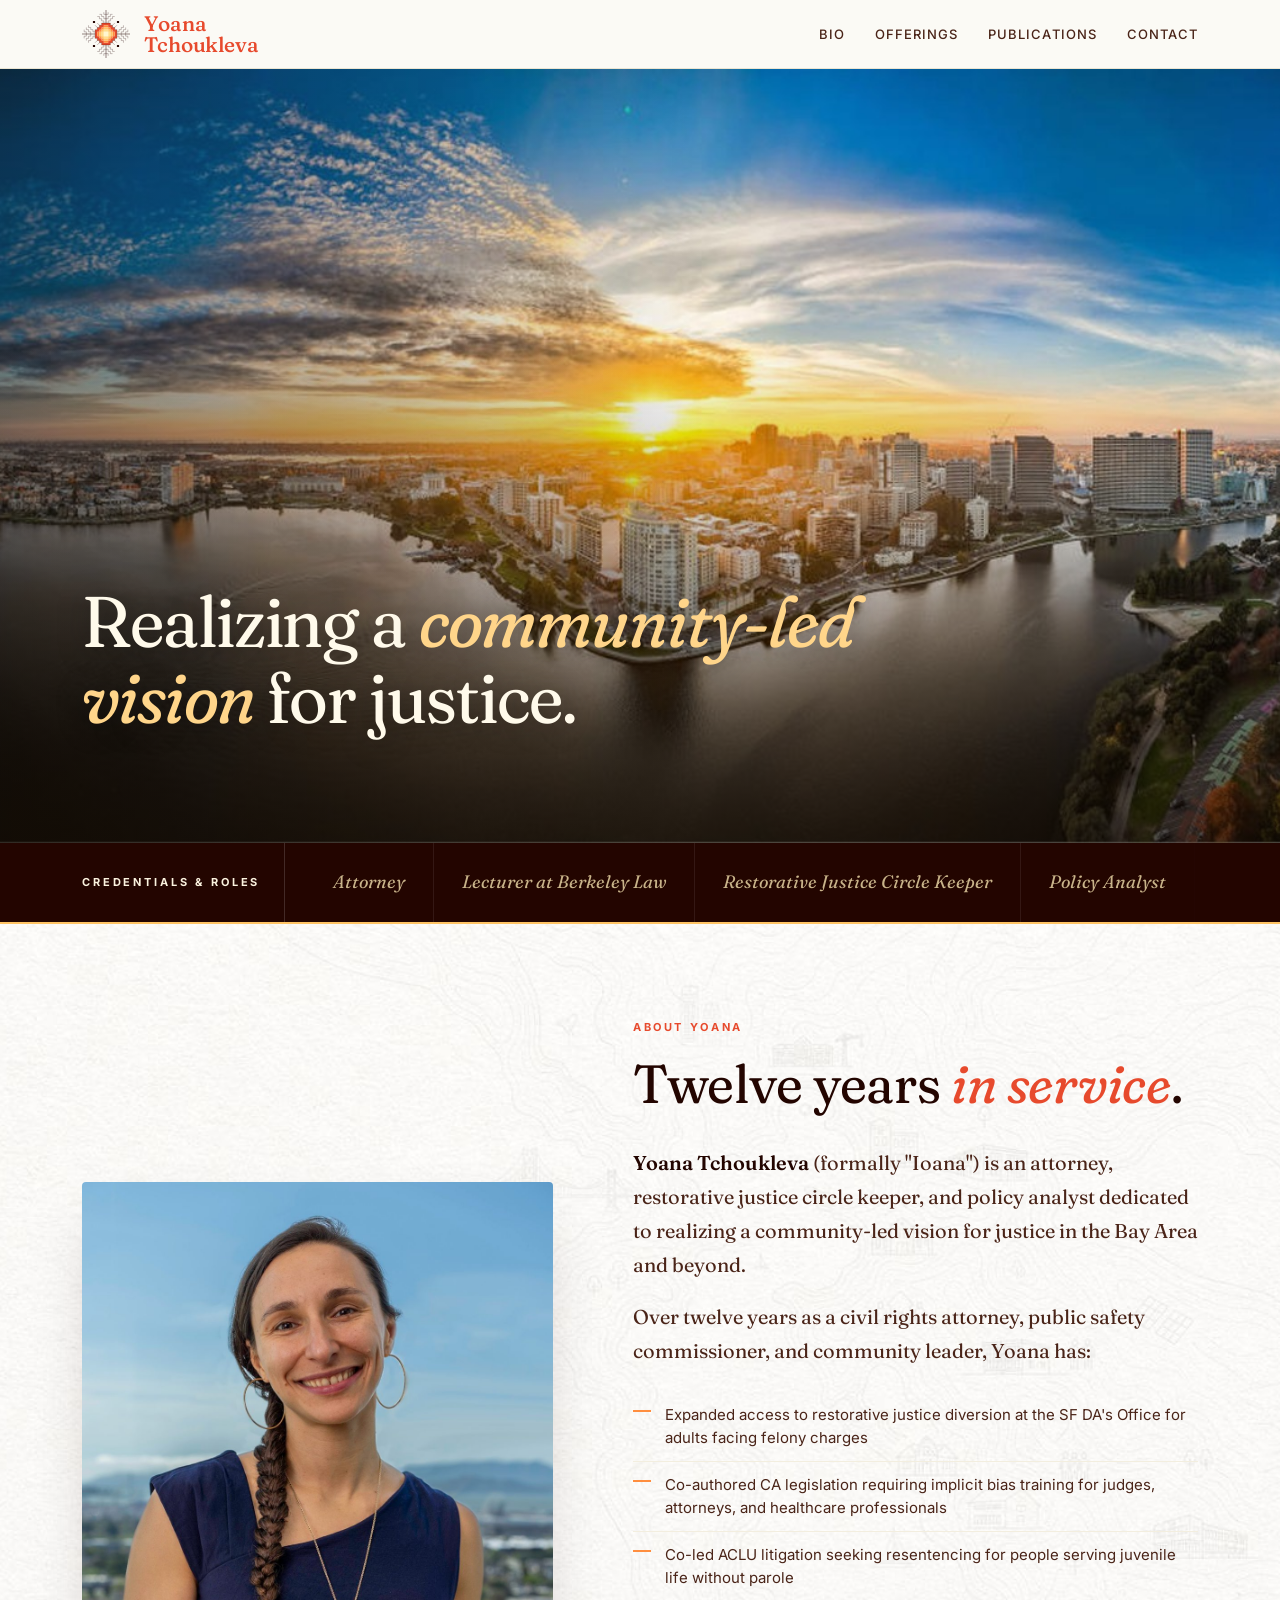
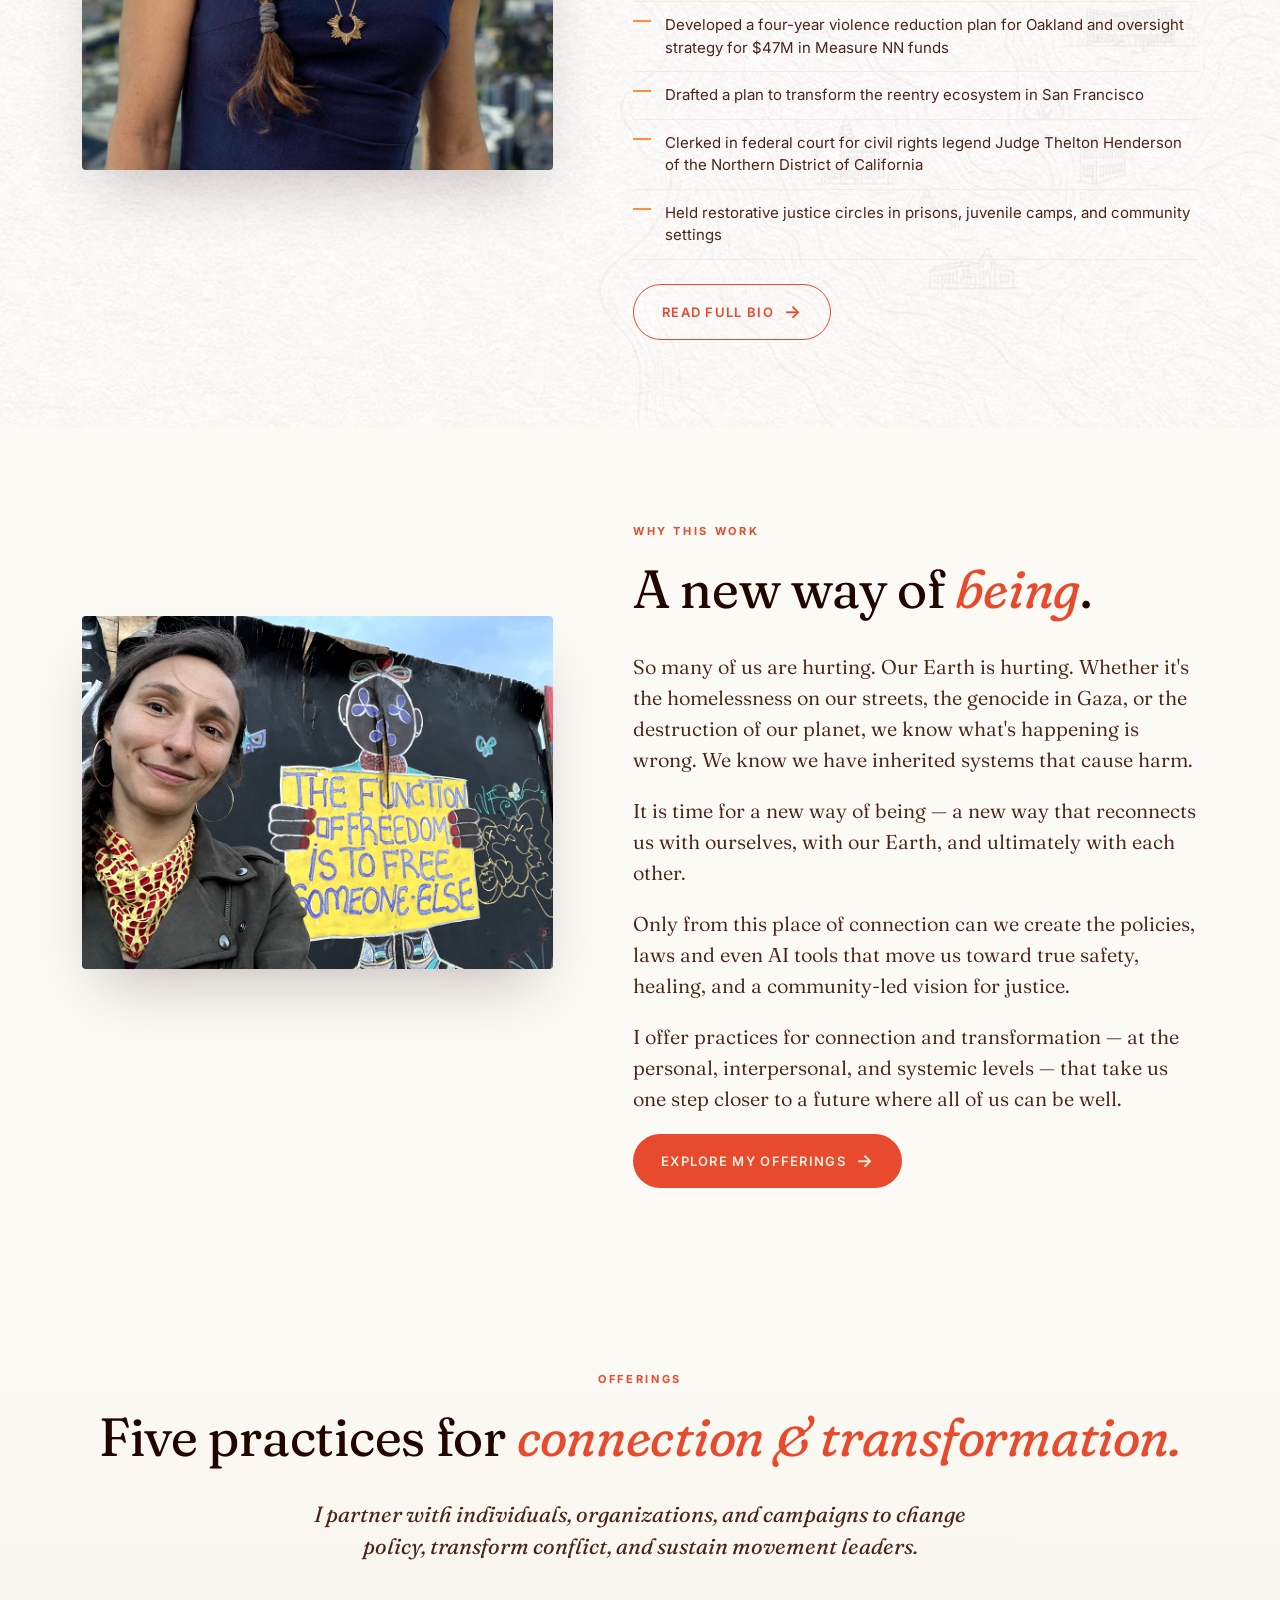
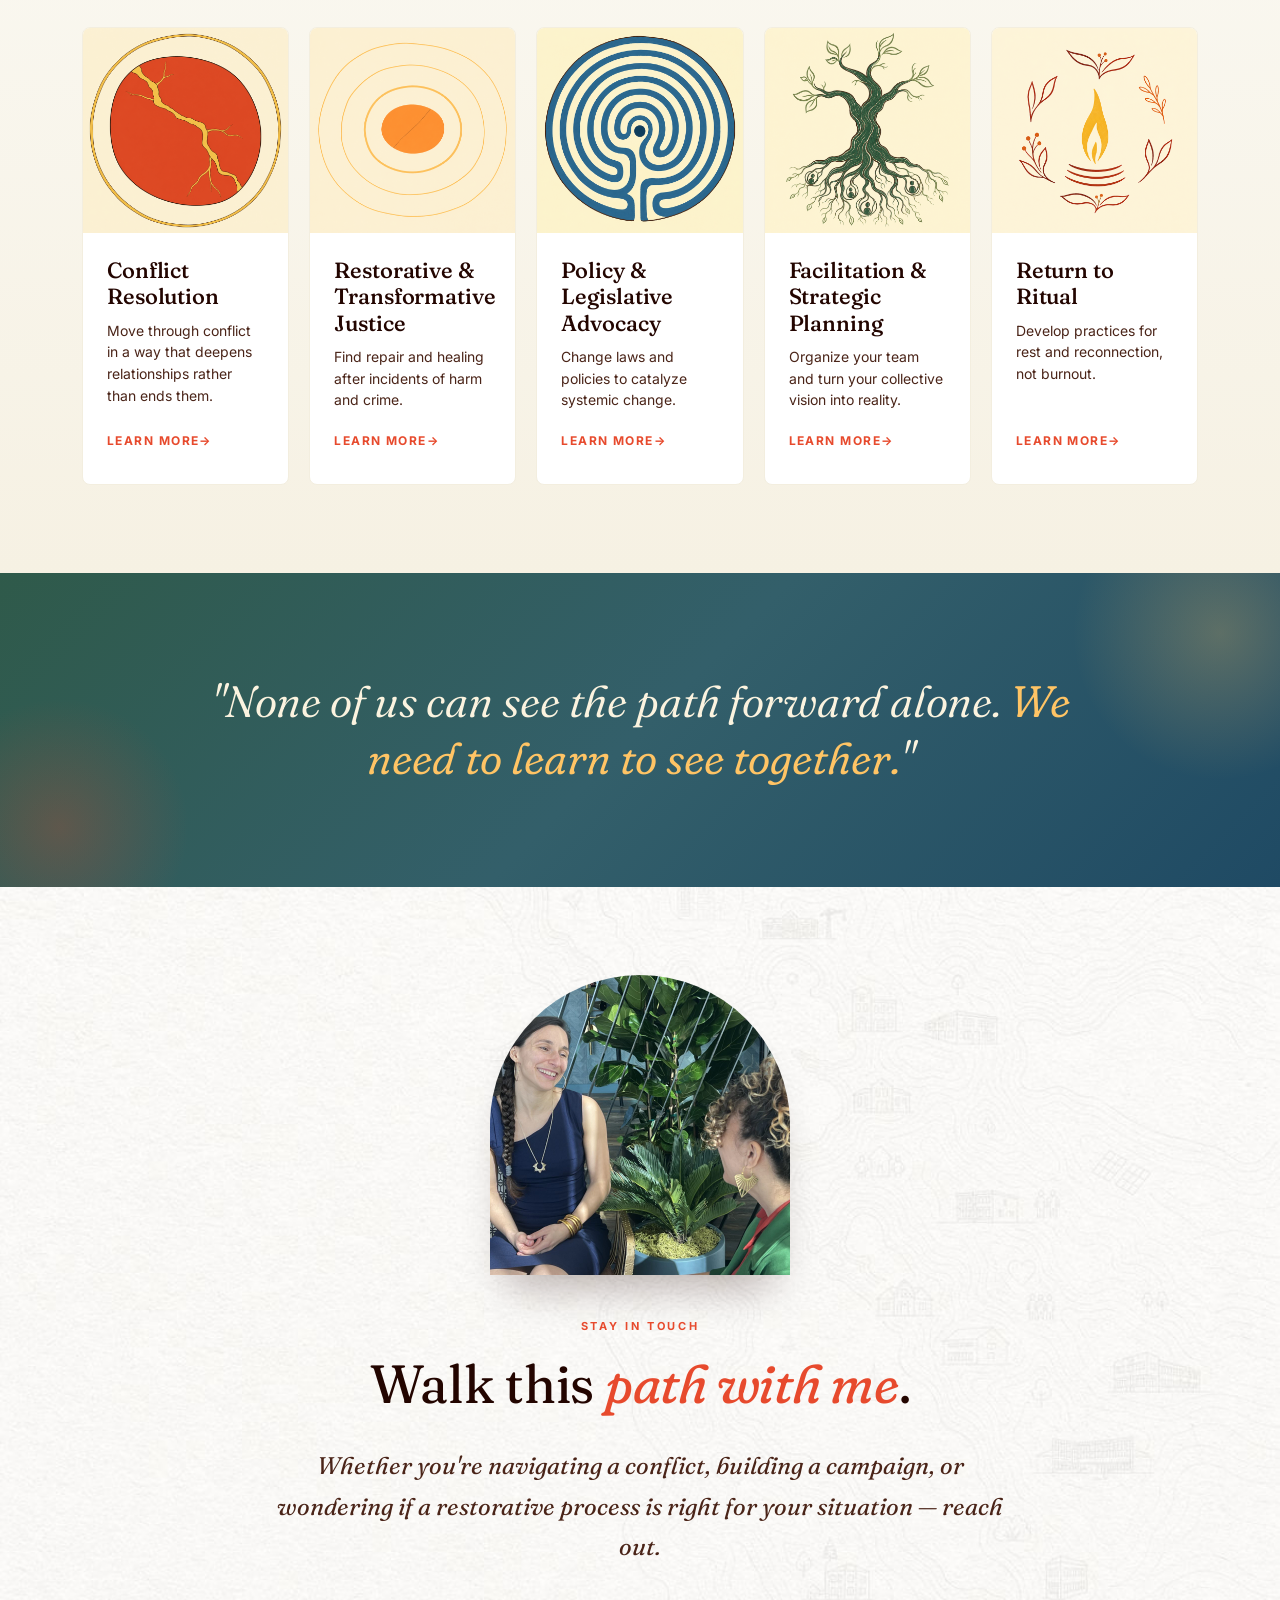
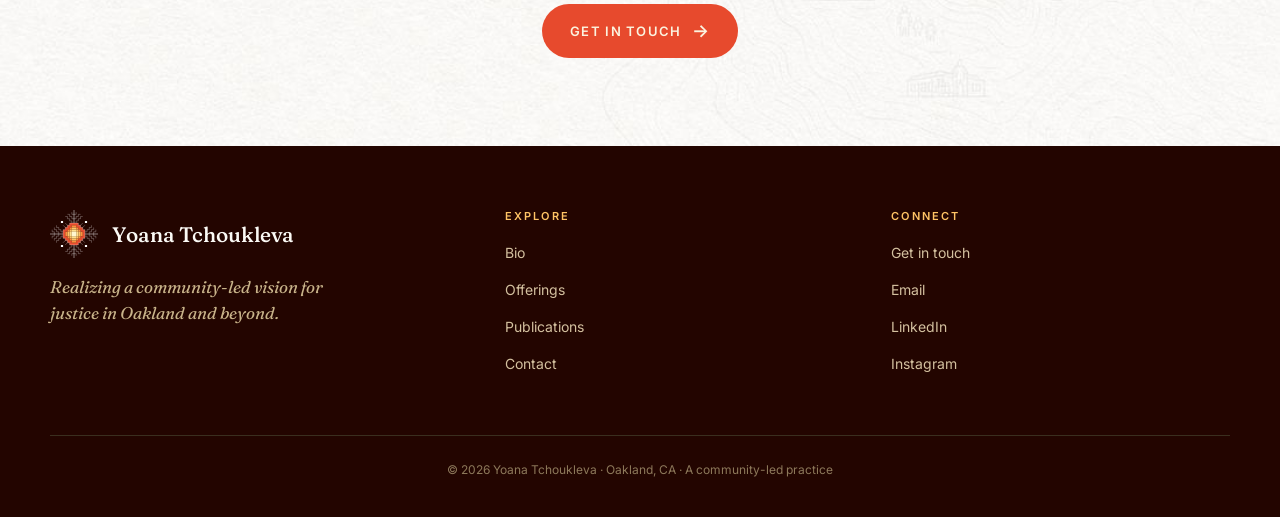
<file: index.html>
<!DOCTYPE html>
<html lang="en">
<head>
<meta charset="UTF-8" />
<meta name="viewport" content="width=device-width, initial-scale=1.0" />
<title>Yoana Tchoukleva — Realizing a community-led vision for justice</title>
<link rel="preconnect" href="https://fonts.googleapis.com">
<link rel="preconnect" href="https://fonts.gstatic.com" crossorigin>
<link href="https://fonts.googleapis.com/css2?family=Fraunces:ital,opsz,wght,SOFT,WONK@0,9..144,300..700,0..100,0..1;1,9..144,300..700,0..100,0..1&family=Inter:wght@300;400;500;600;700&display=swap" rel="stylesheet">
<link rel="icon" type="image/svg+xml" href="logo-mark.svg">
<meta property="og:type" content="website" />
<meta property="og:site_name" content="Yoana Tchoukleva" />
<meta property="og:title" content="Yoana Tchoukleva — Realizing a community-led vision for justice" />
<meta property="og:url" content="https://yoana.live/" />
<meta property="og:image" content="https://yoana.live/assets/yoana-portrait-butterfly-book.jpg" />
<meta property="og:image:width" content="1055" />
<meta property="og:image:height" content="1600" />
<meta property="og:image:alt" content="Portrait of Yoana Tchoukleva" />
<meta name="twitter:card" content="summary_large_image" />
<meta name="twitter:image" content="https://yoana.live/assets/yoana-portrait-butterfly-book.jpg" />
<link rel="stylesheet" href="styles.css">
<style>
  /* ===== HOMEPAGE HERO — Oakland sunset over Lake Merritt ===== */
  .hero {
    position: relative;
    min-height: 86vh;
    display: flex; align-items: flex-end;
    overflow: hidden;
    background: #1a1208;
  }
  .hero-video-wrap {
    position: absolute; inset: 0;
    overflow: hidden;
    z-index: 0;
    background: url('assets/home-hero-image.jpg') center/cover no-repeat;
  }
  .hero-video-wrap iframe {
    position: absolute;
    top: 50%; left: 50%;
    transform: translate(-50%, -50%);
    width: 100vw;
    height: 56.25vw;
    min-height: 100%;
    min-width: 177.78vh;
    pointer-events: none;
    border: none;
    z-index: 1;
  }
  .hero-video-wrap::after {
    content: ""; position: absolute; inset: 0;
    background:
      linear-gradient(to top, rgba(20,12,4,0.7) 0%, rgba(20,12,4,0.2) 40%, transparent 65%),
      linear-gradient(to right, rgba(20,12,4,0.45) 0%, transparent 55%);
    pointer-events: none;
    z-index: 2;
  }

  .hero-content {
    position: relative; z-index: 2;
    padding: 0 32px 80px;
    max-width: 1180px; margin: 0 auto; width: 100%;
    color: #fffaeb;
  }

  .hero-eyebrow {
    font-size: 12px; letter-spacing: 0.22em; text-transform: uppercase;
    color: var(--sun); margin-bottom: 22px; font-weight: 700;
    display: inline-flex; align-items: center; gap: 12px;
  }
  .hero-eyebrow::before {
    content: ""; display: inline-block;
    width: 28px; height: 1px; background: var(--sun);
  }
  .hero h1 {
    font-family: 'Fraunces', serif;
    font-size: clamp(44px, 5.6vw, 78px);
    font-weight: 400;
    margin-bottom: 28px;
    color: #fffaeb;
    line-height: 1.05;
    letter-spacing: -0.015em;
    max-width: 920px;
    text-shadow: 0 2px 30px rgba(0,0,0,0.4);
  }
  .hero h1 em {
    font-style: italic;
    color: #ffd58a;
    font-variation-settings: "SOFT" 100, "WONK" 1;
  }
  .hero-roles {
    font-size: 14px;
    color: #f4e6cf;
    letter-spacing: 0.04em;
    margin-bottom: 32px;
    line-height: 1.7;
  }
  .hero-roles span {
    color: var(--sun);
    margin: 0 8px;
    font-weight: 600;
    opacity: 0.7;
  }
  .hero-quote {
    font-family: 'Fraunces', serif;
    font-style: italic;
    font-size: clamp(18px, 1.5vw, 21px);
    line-height: 1.45;
    color: #fffaeb;
    border-left: 3px solid var(--sun);
    padding-left: 20px;
    margin-bottom: 36px;
    max-width: 540px;
    text-shadow: 0 1px 20px rgba(0,0,0,0.3);
  }

  /* ===== WHY ===== */
  .why { background: var(--bg); position: relative; overflow: hidden; }
  .why-grid {
    display: grid; grid-template-columns: 1fr 1.2fr; gap: 80px; align-items: start;
    position: relative; z-index: 1;
  }
  @media (max-width: 860px) {
    .why-grid { grid-template-columns: 1fr; gap: 32px; }
  }
  .why-photo {
    aspect-ratio: 4/3;
    background: url('assets/function-of-freedom.jpg') center/cover no-repeat;
    border-radius: 4px;
    box-shadow: 0 30px 60px -20px rgba(35,5,0,0.25);
    position: sticky; top: 100px;
  }
  @media (max-width: 860px) {
    .why-photo { position: static; }
  }
  .why p {
    font-family: 'Fraunces', serif;
    font-size: 20px; line-height: 1.55; color: var(--ink-soft);
    margin-bottom: 20px;
    font-weight: 350;
  }
  /* ===== BIO ===== */
  .bio { background: url('assets/texture.jpg') center/cover, var(--bg-warm); }
  .bio-grid {
    display: grid; grid-template-columns: 1fr 1.2fr; gap: 80px; align-items: center;
  }
  @media (max-width: 860px) {
    .bio-grid { grid-template-columns: 1fr; gap: 48px; }
  }
  .bio-portrait {
    aspect-ratio: 4/5;
    border-radius: 4px;
    background: url('assets/yoana-portrait-skyline.jpg') center 20%/cover no-repeat;
    box-shadow: 0 30px 60px -20px rgba(35,5,0,0.25);
    position: relative;
    overflow: hidden;
  }
  .bio-text p { margin-bottom: 18px; color: var(--ink-soft); font-family: 'Fraunces', serif; font-size: 20px; }
  .bio-text p strong { color: var(--ink); font-weight: 600; }
  .identity-line {
    margin: 0 0 24px;
    font-family: 'Fraunces', serif;
    font-size: 16px;
    line-height: 1.6;
    color: var(--green-deep);
    border-left: 3px solid var(--sun);
    padding-left: 18px;
  }
  .credentials {
    display: flex; gap: 12px; flex-wrap: wrap;
    margin: 24px 0;
  }
  .credentials .pill {
    background: var(--bg-warm); color: var(--green-deep);
    border: 1px solid var(--green); border-radius: 999px;
    padding: 6px 14px; font-size: 12px; font-weight: 600;
    letter-spacing: 0.05em; text-transform: uppercase;
  }
  .bio-list { list-style: none; margin: 24px 0; padding: 0; }
  .bio-list li {
    padding: 12px 0 12px 32px;
    border-bottom: 1px solid var(--line-soft);
    position: relative;
    color: var(--ink-soft);
    font-size: 15px;
    line-height: 1.5;
  }
  .bio-list li::before {
    content: ""; position: absolute; left: 0; top: 18px;
    width: 18px; height: 2px; background: var(--sun-deep);
  }

  /* ===== OFFERINGS — condensed homepage cards ===== */
  .offerings { background: linear-gradient(180deg, var(--bg) 0%, var(--bg-warm) 100%); }
  .offerings-header { text-align: center; margin-bottom: 64px; }
  .offerings-header p {
    max-width: 700px; margin: 0 auto;
    font-family: 'Fraunces', serif;
    font-size: 22px; font-style: italic; color: var(--ink-soft);
    line-height: 1.45;
  }
  .offerings-grid {
    display: grid;
    grid-template-columns: repeat(auto-fit, minmax(200px, 1fr));
    gap: 20px;
  }
  .offering {
    background: #ffffff;
    border: 1px solid var(--line-soft);
    border-radius: 8px;
    padding: 0 24px 32px;
    overflow: hidden;
    transition: transform .25s, box-shadow .25s, border-color .25s;
    text-align: left;
    cursor: pointer;
    text-decoration: none !important;
    display: flex; flex-direction: column;
    color: var(--ink) !important;
  }
  .offering:hover {
    transform: translateY(-6px);
    box-shadow: 0 20px 40px -15px rgba(60,40,20,0.2);
    border-color: var(--red);
    color: var(--ink) !important;
  }
  .offering-icon {
    width: calc(100% + 48px);
    aspect-ratio: 1 / 1;
    height: auto;
    margin: 0 -24px 24px;
    display: block;
    object-fit: cover;
  }

  .offering h3 {
    font-family: 'Fraunces', serif;
    font-size: 22px;
    font-weight: 500;
    margin-bottom: 10px;
    color: var(--ink);
    line-height: 1.2;
  }
  .offering p {
    font-size: 14px; color: var(--ink-soft); line-height: 1.55;
    margin-bottom: 20px;
    flex-grow: 1;
  }
  .offering-cta {
    font-size: 12px; letter-spacing: 0.12em; text-transform: uppercase;
    color: var(--red); font-weight: 700;
    margin-top: auto;
  }
  .offering-cta::after { content: " →"; transition: transform .2s; display: inline-block; }
  .offering:hover .offering-cta::after { transform: translateX(4px); }

  /* ===== QUOTE BANNER (green→blue, "alive") ===== */
  .quote-banner {
    background: linear-gradient(135deg, var(--green-deep) 0%, #335f6a 50%, var(--bay-deep) 100%);
    color: #fbf3df;
    padding: 100px 32px;
    text-align: center;
    position: relative;
    overflow: hidden;
  }
  .quote-banner::before {
    content: ""; position: absolute;
    top: -100px; right: -100px; width: 320px; height: 320px;
    border-radius: 50%;
    background: radial-gradient(circle, rgba(255, 196, 101, 0.25) 0%, transparent 65%);
  }
  .quote-banner::after {
    content: ""; position: absolute;
    bottom: -80px; left: -80px; width: 280px; height: 280px;
    border-radius: 50%;
    background: radial-gradient(circle, rgba(231, 74, 45, 0.25) 0%, transparent 65%);
  }
  .quote-banner p {
    font-family: 'Fraunces', serif;
    font-size: clamp(28px, 3.6vw, 44px);
    font-weight: 350;
    font-style: italic;
    line-height: 1.3;
    max-width: 920px; margin: 0 auto;
    position: relative; z-index: 1;
  }
  .quote-banner p em { color: var(--sun); font-style: italic; font-variation-settings: "SOFT" 100; }
  .quote-banner .quote-attr {
    display: block;
    font-family: 'Inter', sans-serif;
    font-style: normal;
    font-size: 13px;
    letter-spacing: 0.18em;
    text-transform: uppercase;
    color: var(--sun);
    margin-top: 32px;
    font-weight: 500;
  }

  /* ===== CONTACT (homepage teaser) ===== */
  .contact-teaser {
    background: url('assets/texture.jpg') center/cover, var(--bg-warm);
    text-align: center;
  }
  .path-portrait {
    width: 300px;
    max-width: 100%;
    height: 300px;
    background: url('assets/yoana-conversation.jpg') 55% 35%/cover no-repeat;
    border-radius: 150px 150px 0 0;
    margin: 0 auto 36px;
    box-shadow: 0 28px 44px -18px rgba(35,5,0,0.32);
  }
  .contact-teaser .narrow p {
    font-family: 'Fraunces', serif;
    font-size: 24px; color: var(--ink-soft);
    margin-bottom: 36px;
    font-style: italic;
  }
  .signup {
    background: #ffffff;
    border: 1px solid var(--line);
    border-radius: 8px;
    padding: 40px;
    margin-top: 48px;
    max-width: 640px; margin-left: auto; margin-right: auto;
    text-align: center;
  }
  .signup h3 {
    font-family: 'Fraunces', serif;
    font-size: 28px; margin-bottom: 12px;
  }
  .signup p {
    font-size: 15px; color: var(--ink-soft);
    margin-bottom: 24px !important;
    font-style: normal !important;
    font-family: 'Inter', sans-serif !important;
  }
  .signup-form {
    display: flex; gap: 8px; max-width: 440px; margin: 0 auto;
    flex-wrap: wrap;
  }
  .signup-form input {
    flex: 1; min-width: 200px;
    background: var(--bg);
    border: 1px solid var(--line);
    border-radius: 999px;
    padding: 14px 20px;
    font-family: 'Inter', sans-serif; font-size: 14px;
    color: var(--ink);
  }
  .signup-form input:focus { outline: none; border-color: var(--sun-deep); }

  /* ===== CREDENTIALS STRIP ===== */
  .credentials-strip {
    background: var(--ink);
    border-bottom: 2px solid var(--sun);
    overflow: hidden;
  }
  .credentials-strip-inner {
    display: flex;
    align-items: stretch;
    max-width: 1180px;
    margin: 0 auto;
    padding: 0 32px;
  }
  .cs-label {
    font-size: 11px; letter-spacing: 0.26em; text-transform: uppercase;
    color: #fbf3df; font-weight: 700;
    padding: 24px 24px 24px 0;
    margin-right: 20px;
    border-right: 1px solid rgba(255,255,255,0.15);
    flex-shrink: 0;
    display: flex; align-items: center;
    white-space: nowrap;
  }
  .cs-viewport {
    flex: 1;
    min-width: 0;
    overflow: hidden;
    -webkit-mask-image: linear-gradient(to right, transparent, #000 32px, #000 calc(100% - 32px), transparent);
            mask-image: linear-gradient(to right, transparent, #000 32px, #000 calc(100% - 32px), transparent);
  }
  .cs-track {
    display: flex;
    width: max-content;
    animation: cs-roll 60s linear infinite;
  }
  .cs-viewport:hover .cs-track { animation-play-state: paused; }
  @keyframes cs-roll {
    from { transform: translateX(0); }
    to   { transform: translateX(-50%); }
  }
  .cs-track > span {
    font-size: 18px;
    font-family: 'Fraunces', serif;
    font-style: italic;
    color: #c8b389;
    padding: 24px 28px;
    border-right: 1px solid rgba(255,255,255,0.08);
    white-space: nowrap;
    flex-shrink: 0;
    display: flex; align-items: center;
  }
  @media (prefers-reduced-motion: reduce) {
    .cs-viewport { overflow-x: auto; scrollbar-width: none; }
    .cs-viewport::-webkit-scrollbar { display: none; }
    .cs-track { animation: none; }
  }
</style>
</head>
<body>

<!-- =================== NAV =================== -->
<nav class="nav">
  <div class="nav-inner">
    <a href="index.html" class="logo logo-full">
      <span class="logo-mark"><img src="logo-mark.svg" alt="" /></span>
      <span class="logo-name"><span>Yoana</span><span>Tchoukleva</span></span>
    </a>
    <ul class="nav-tabs">
      <li><a href="bio.html">Bio</a></li>
      <li><a href="offerings.html">Offerings</a></li>
      <li><a href="publications.html">Publications</a></li>
      <li><a href="contact.html">Contact</a></li>
    </ul>
  </div>
</nav>

<!-- =================== HERO =================== -->
<header class="hero">
  <div class="hero-video-wrap" aria-hidden="true"></div>
  <div class="hero-content">
    <h1>Realizing a <em>community-led vision</em> for justice.</h1>
  </div>
</header>

<!-- CREDENTIALS STRIP -->
<div class="credentials-strip">
  <div class="credentials-strip-inner">
    <span class="cs-label">Credentials &amp; Roles</span>
    <div class="cs-viewport">
    <div class="cs-track">
    <span>Attorney</span>
    <span>Lecturer at Berkeley Law</span>
    <span>Restorative Justice Circle Keeper</span>
    <span>Policy Analyst</span>
    <span>Legislative Strategist</span>
    <span>Community Organizer</span>
    <span>Change Maker</span>
    <span>Bridge Builder</span>
    <span>Mother</span>
    <span>J.D., Berkeley Law</span>
    <span>California Bar</span>
    <span>Commissioner, Oakland Public Safety Commission (OPSPOC)</span>
    <span>CA Democratic Party Delegate</span>
    <span>Bay Area Vice Chair · CA Dem Progressive Caucus</span>
    <span>Co-Chair · CA Democrats for Justice in Palestine</span>
    </div>
    </div>
  </div>
</div>

<!-- =================== BIO (SHORT) =================== -->
<section class="bio" id="bio">
  <div class="container">
    <div class="bio-grid">
      <div class="bio-portrait" aria-label="Portrait of Yoana Tchoukleva"></div>
      <div class="bio-text">
        <div class="section-eyebrow">About Yoana</div>
        <h2 class="section-title">Twelve years <em>in service</em>.</h2>
        <p><strong>Yoana Tchoukleva</strong> (formally "Ioana") is an attorney, restorative justice circle keeper, and policy analyst dedicated to realizing a community-led vision for justice in the Bay Area and beyond.</p>
        <p>Over twelve years as a civil rights attorney, public safety commissioner, and community leader, Yoana has:</p>
        <ul class="bio-list">
          <li>Expanded access to restorative justice diversion at the SF DA's Office for adults facing felony charges</li>
          <li>Co-authored CA legislation requiring implicit bias training for judges, attorneys, and healthcare professionals</li>
          <li>Co-led ACLU litigation seeking resentencing for people serving juvenile life without parole</li>
          <li>Developed a four-year violence reduction plan for Oakland and oversight strategy for $47M in Measure NN funds</li>
          <li>Drafted a plan to transform the reentry ecosystem in San Francisco</li>
          <li>Clerked in federal court for civil rights legend Judge Thelton Henderson of the Northern District of California</li>
          <li>Held restorative justice circles in prisons, juvenile camps, and community settings</li>
        </ul>
        <a href="bio.html" class="btn btn-outline">Read full bio <span class="btn-arrow">→</span></a>
      </div>
    </div>
  </div>
</section>

<!-- =================== WHY THIS WORK =================== -->
<section class="why" id="why">
  <div class="container">
    <div class="why-grid">
      <div class="why-photo" aria-hidden="true"></div>
      <div>
        <div class="section-eyebrow">Why this work</div>
        <h2 class="section-title">A new way of <em>being</em>.</h2>
        <p>So many of us are hurting. Our Earth is hurting. Whether it's the homelessness on our streets, the genocide in Gaza, or the destruction of our planet, we know what's happening is wrong. We know we have inherited systems that cause harm.</p>
        <p>It is time for a new way of being — a new way that reconnects us with ourselves, with our Earth, and ultimately with each other.</p>
        <p>Only from this place of connection can we create the policies, laws and even AI tools that move us toward true safety, healing, and a community-led vision for justice.</p>
        <p>I offer practices for connection and transformation — at the personal, interpersonal, and systemic levels — that take us one step closer to a future where all of us can be well.</p>
        <a href="offerings.html" class="btn">Explore my offerings <span class="btn-arrow">→</span></a>
      </div>
    </div>
  </div>
</section>

<!-- =================== OFFERINGS (CONDENSED) =================== -->
<section class="offerings" id="offerings">
  <div class="container">
    <div class="offerings-header">
      <div class="section-eyebrow">Offerings</div>
      <h2 class="section-title">Five practices for <em>connection &amp; transformation.</em></h2>
      <p>I partner with individuals, organizations, and campaigns to change policy, transform conflict, and sustain movement leaders.</p>
    </div>

    <div class="offerings-grid">

      <a class="offering" href="offerings.html#conflict">
        <img class="offering-icon" src="assets/icons/01-conflict-resolution.png" alt="" />
        <h3>Conflict Resolution</h3>
        <p>Move through conflict in a way that deepens relationships rather than ends them.</p>
        <span class="offering-cta">Learn more</span>
      </a>

      <a class="offering" href="offerings.html#rj">
        <img class="offering-icon" src="assets/icons/02-restorative-justice.png" alt="" />
        <h3>Restorative &amp; Transformative Justice</h3>
        <p>Find repair and healing after incidents of harm and crime.</p>
        <span class="offering-cta">Learn more</span>
      </a>

      <a class="offering" href="offerings.html#policy">
        <img class="offering-icon" src="assets/icons/04-political-campaigning.png" alt="" />
        <h3>Policy &amp; Legislative Advocacy</h3>
        <p>Change laws and policies to catalyze systemic change.</p>
        <span class="offering-cta">Learn more</span>
      </a>

      <a class="offering" href="offerings.html#campaigns">
        <img class="offering-icon" src="assets/icons/03-policy-advocacy.png" alt="" />
        <h3>Facilitation &amp; Strategic Planning</h3>
        <p>Organize your team and turn your collective vision into reality.</p>
        <span class="offering-cta">Learn more</span>
      </a>

      <a class="offering" href="offerings.html#ritual">
        <img class="offering-icon" src="assets/icons/05-return-to-ritual.png" alt="" />
        <h3>Return to Ritual</h3>
        <p>Develop practices for rest and reconnection, not burnout.</p>
        <span class="offering-cta">Learn more</span>
      </a>

    </div>
  </div>
</section>

<!-- =================== QUOTE BANNER =================== -->
<section class="quote-banner">
  <p>"None of us can see the path forward alone. <em>We need to learn to see together.</em>"</p>
</section>

<!-- =================== CONTACT TEASER + NEWSLETTER =================== -->
<section class="contact-teaser" id="contact">
  <div class="container">
    <div class="narrow">
      <div class="path-portrait" aria-hidden="true"></div>
      <div class="section-eyebrow">Stay in touch</div>
      <h2 class="section-title">Walk this <em>path with me</em>.</h2>
      <p>Whether you're navigating a conflict, building a campaign, or wondering if a restorative process is right for your situation — reach out.</p>
      <a href="contact.html" class="btn">Get in touch <span class="btn-arrow">→</span></a>

    </div>
  </div>
</section>

<!-- =================== FOOTER =================== -->
<footer>
  <div class="footer-inner">
    <div>
      <a href="index.html" class="logo">
        <span class="logo-mark"><img src="logo-mark-light.svg" alt="" /></span>
        <span class="logo-name">Yoana Tchoukleva</span>
      </a>
      <p class="footer-blurb">Realizing a community-led vision for justice in Oakland and beyond.</p>
    </div>
    <div class="footer-col">
      <h4>Explore</h4>
      <ul>
        <li><a href="bio.html">Bio</a></li>
        <li><a href="offerings.html">Offerings</a></li>
        <li><a href="publications.html">Publications</a></li>
        <li><a href="contact.html">Contact</a></li>
      </ul>
    </div>
    <div class="footer-col">
      <h4>Connect</h4>
      <ul>
        <li><a href="contact.html">Get in touch</a></li>
        <li><a href="mailto:Yoana.Tchoukleva@gmail.com">Email</a></li>
        <li><a href="https://www.linkedin.com/in/ioanatchoukleva/" target="_blank" rel="noopener">LinkedIn</a></li>
        <li><a href="https://www.instagram.com/yoana.tch/" target="_blank" rel="noopener">Instagram</a></li>
      </ul>
    </div>
  </div>
  <div class="copyright">
    © <span class="cr-year">2026</span> Yoana Tchoukleva · Oakland, CA · A community-led practice
  </div>
</footer>

<script>
// Credentials strip: duplicate the list once so the rolling animation loops seamlessly.
document.querySelectorAll('.cs-track').forEach(function(track){
  Array.prototype.slice.call(track.children).forEach(function(item){
    var copy = item.cloneNode(true);
    copy.setAttribute('aria-hidden', 'true');
    track.appendChild(copy);
  });
});
</script>
<script>document.querySelectorAll('.cr-year').forEach(function(el){el.textContent=new Date().getFullYear();});</script>

</body>
</html>
</file>
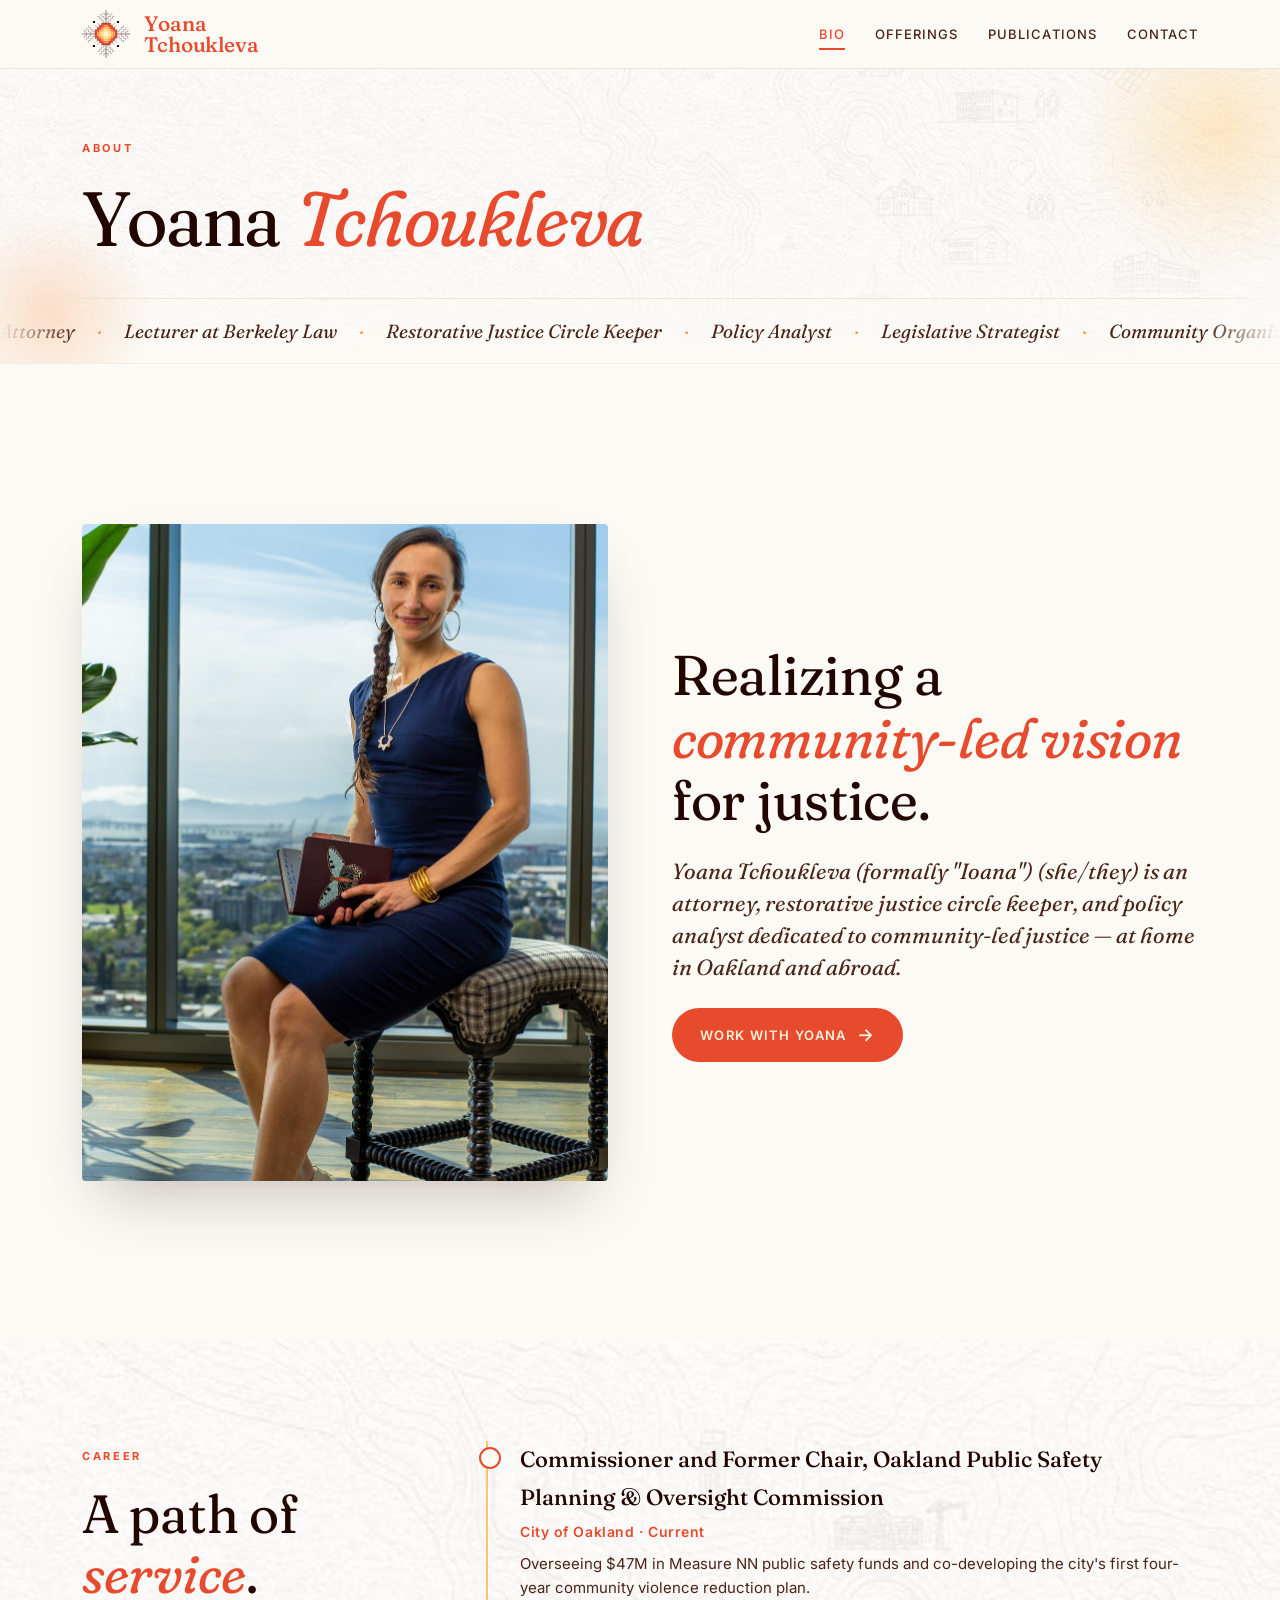
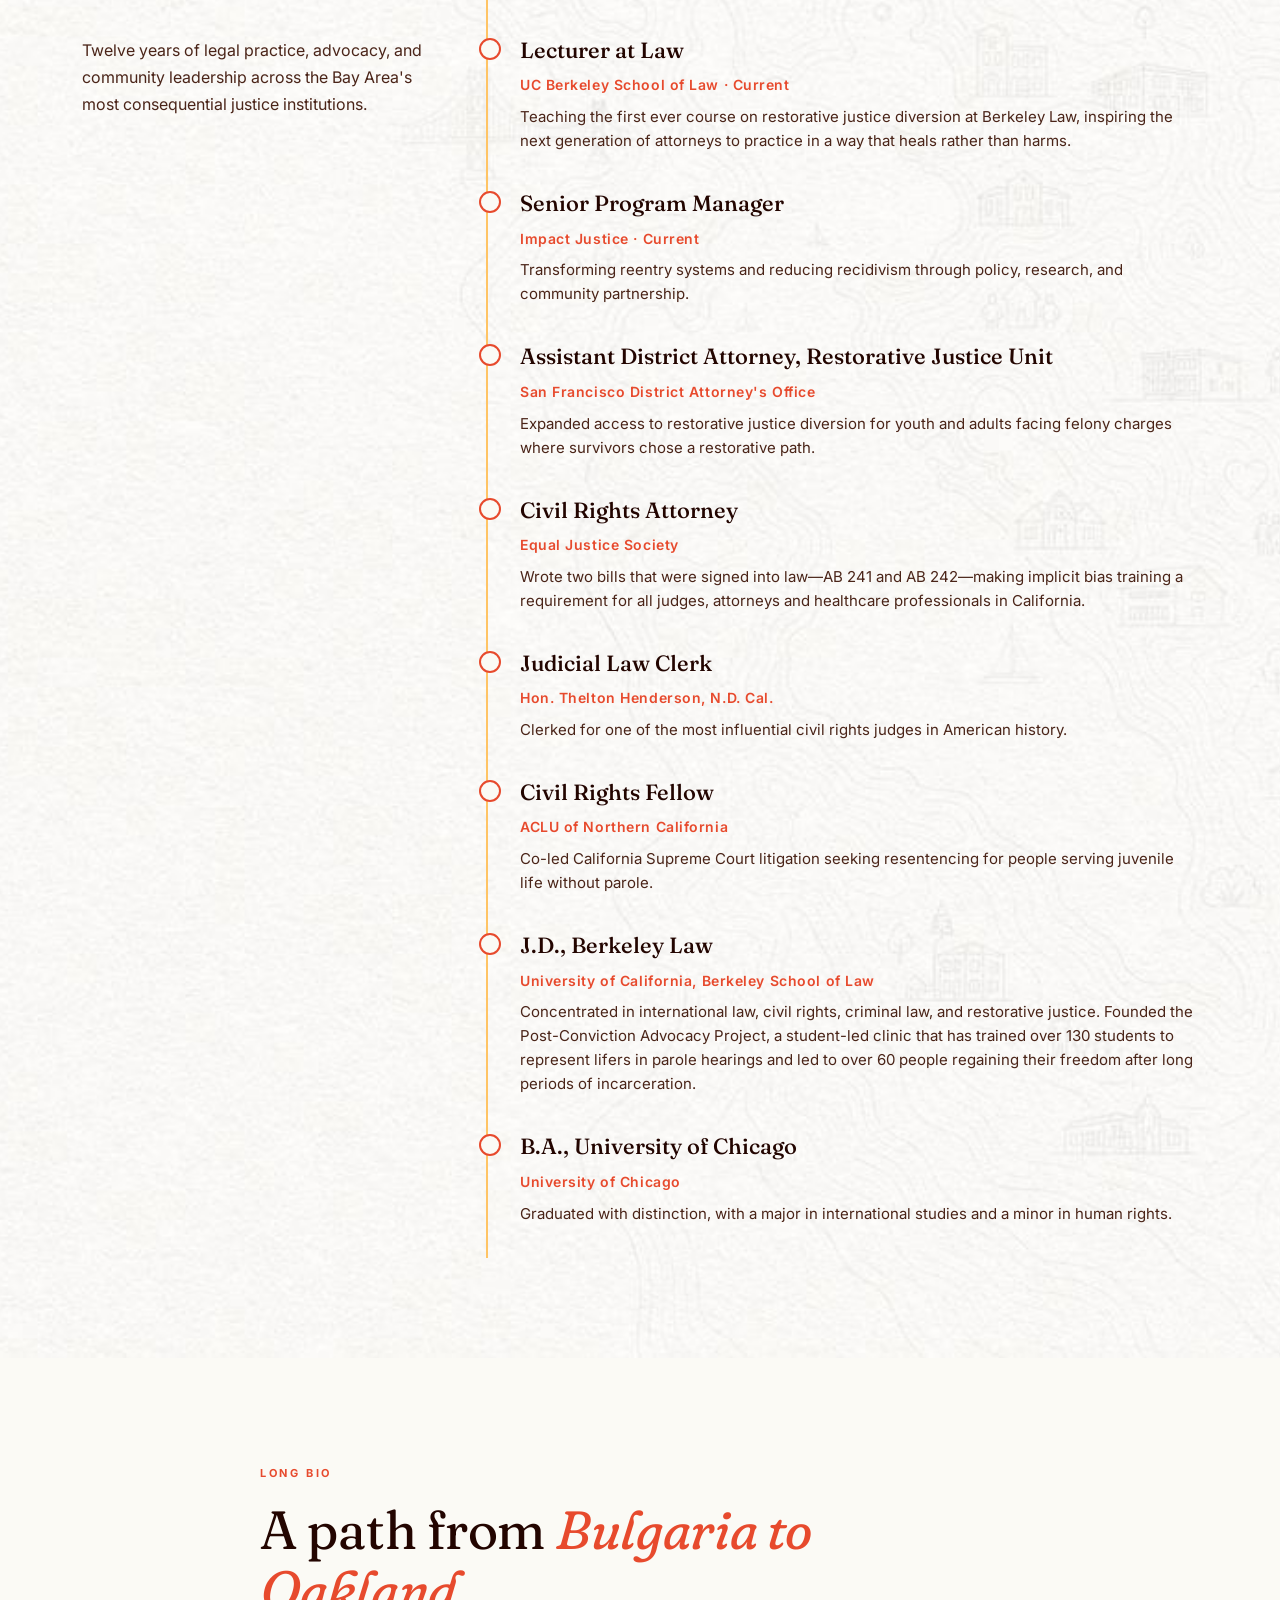
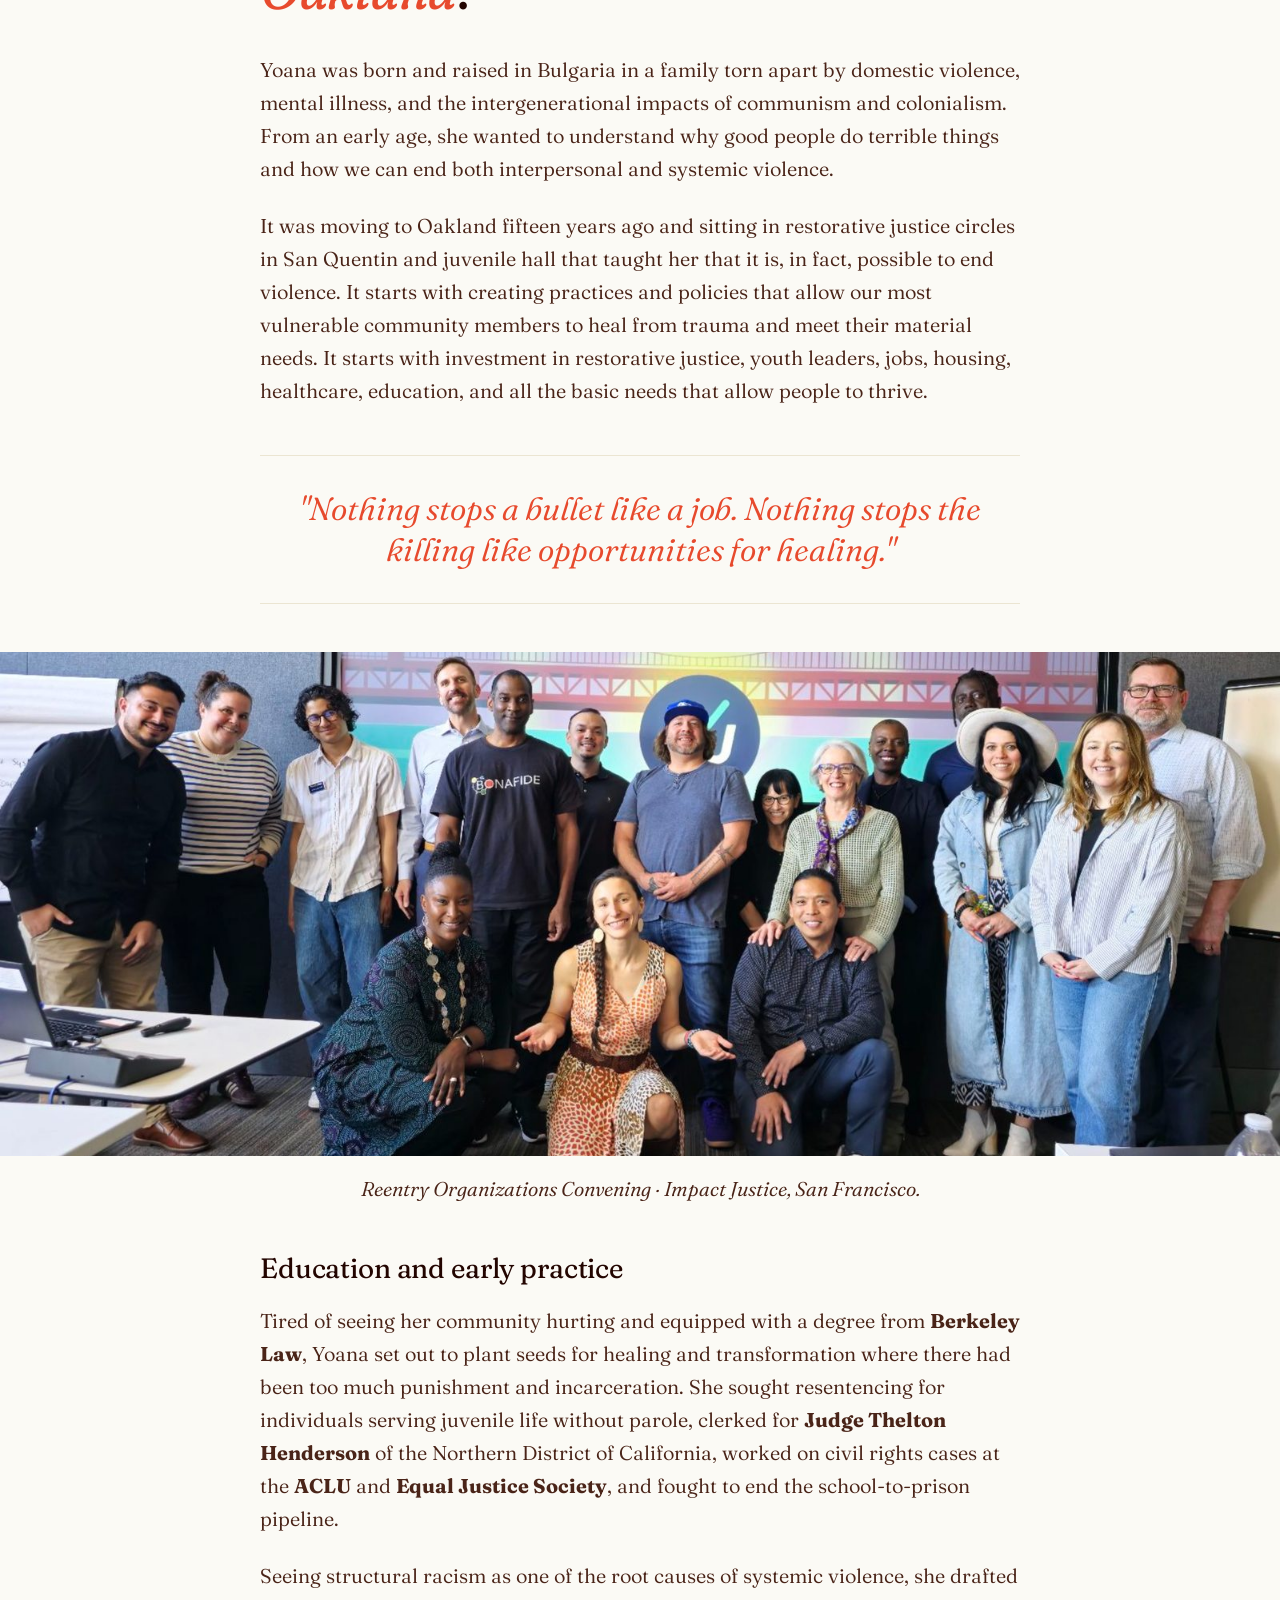
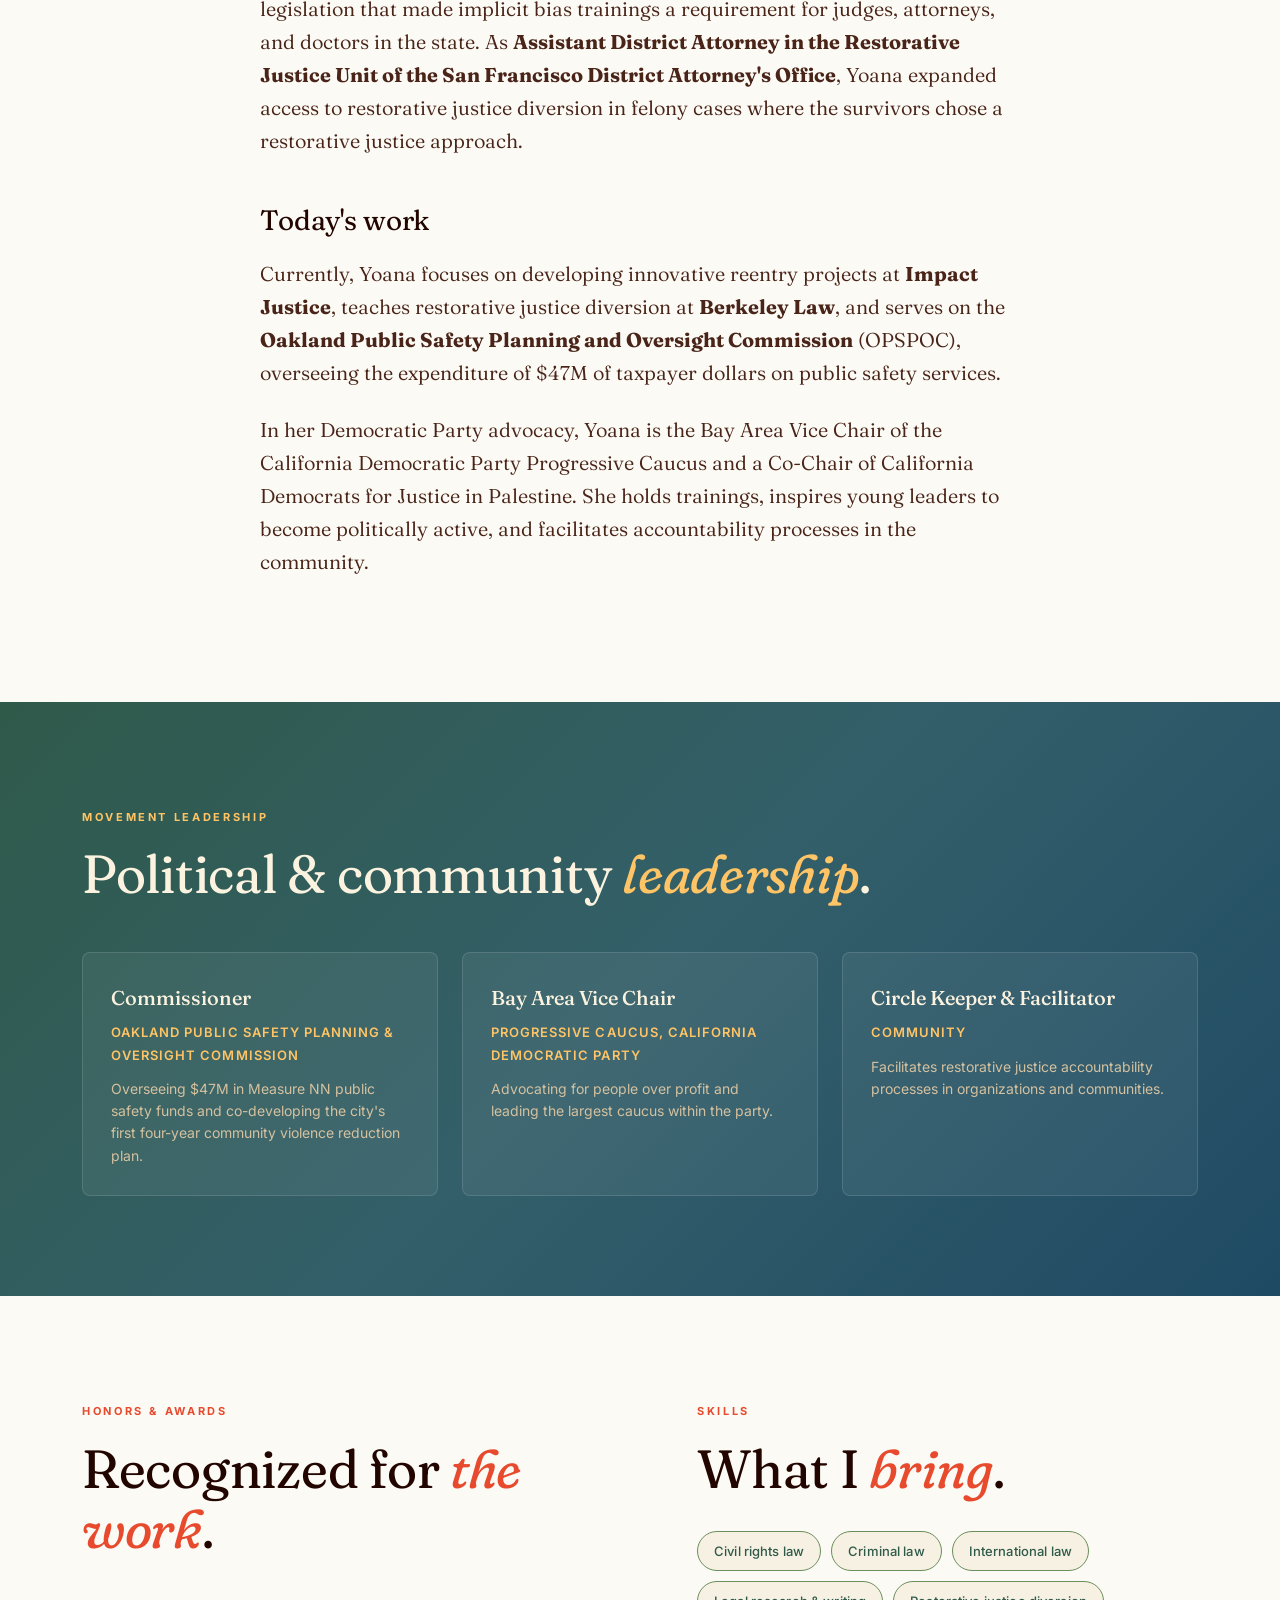
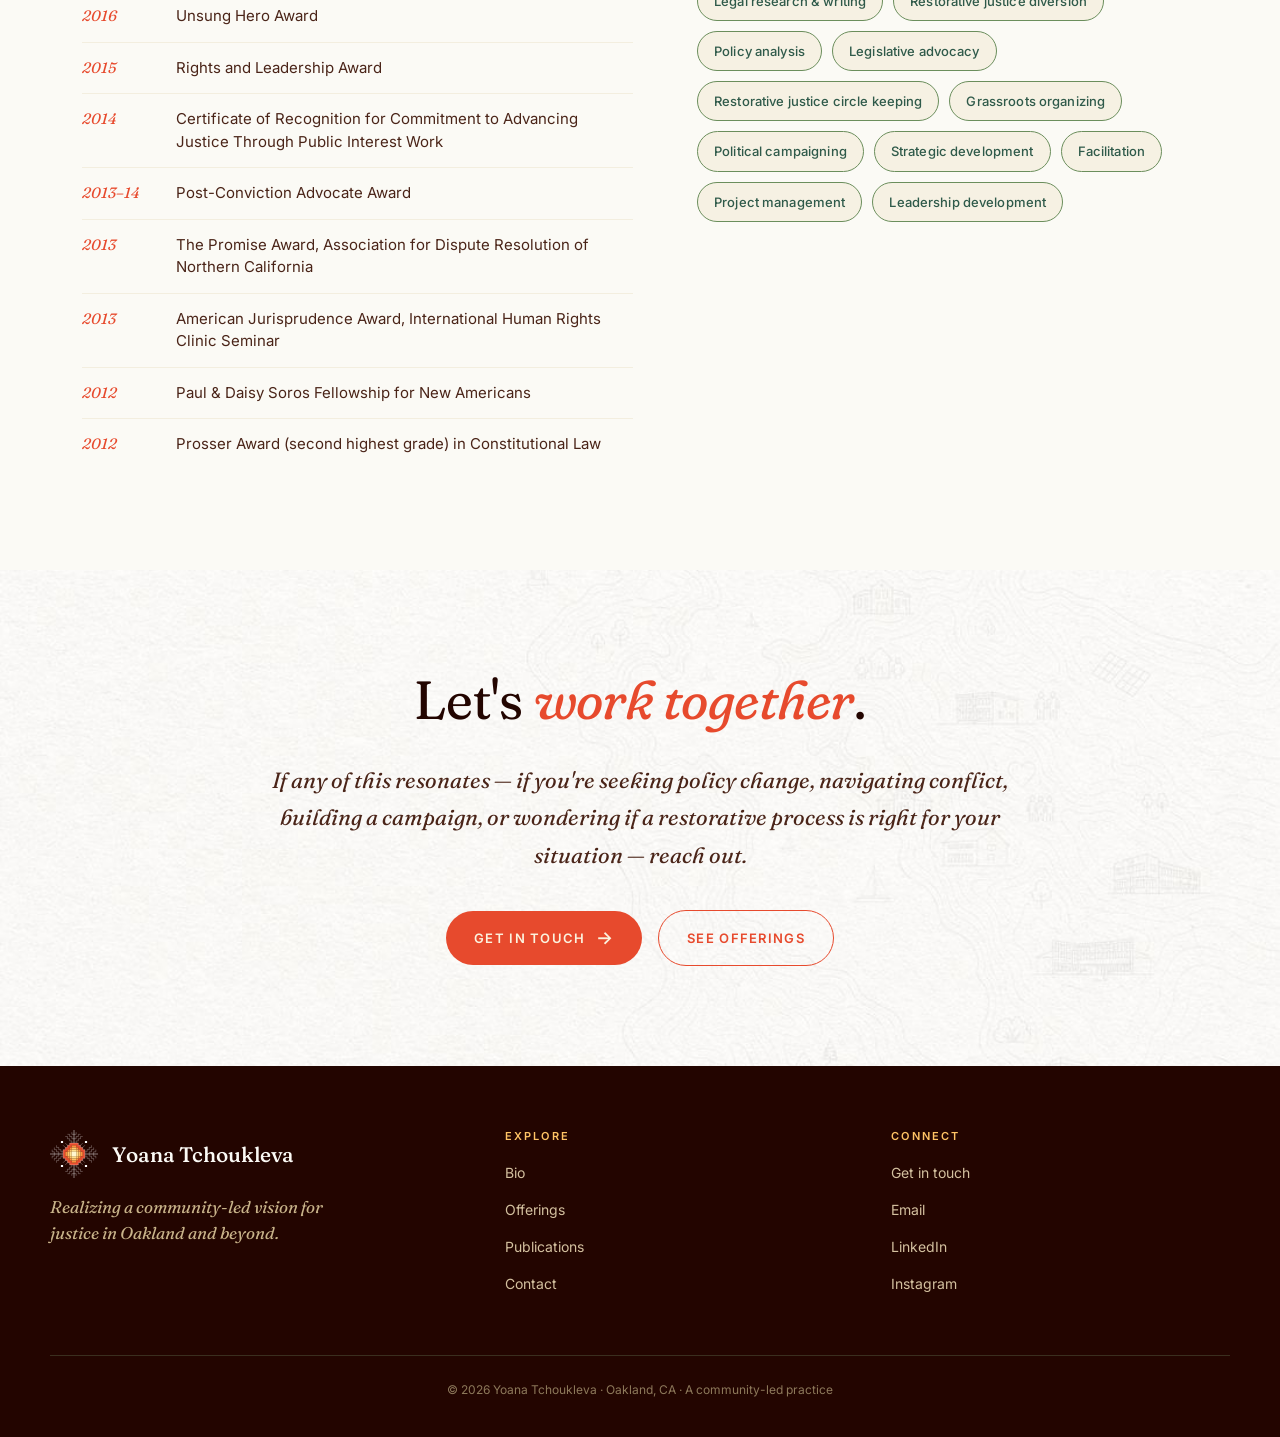
<file: bio.html>
<!DOCTYPE html>
<html lang="en">
<head>
<meta charset="UTF-8" />
<meta name="viewport" content="width=device-width, initial-scale=1.0" />
<title>Bio — Yoana Tchoukleva</title>
<link rel="preconnect" href="https://fonts.googleapis.com">
<link rel="preconnect" href="https://fonts.gstatic.com" crossorigin>
<link href="https://fonts.googleapis.com/css2?family=Fraunces:ital,opsz,wght,SOFT,WONK@0,9..144,300..700,0..100,0..1;1,9..144,300..700,0..100,0..1&family=Inter:wght@300;400;500;600;700&display=swap" rel="stylesheet">
<link rel="icon" type="image/svg+xml" href="logo-mark.svg">
<meta property="og:type" content="website" />
<meta property="og:site_name" content="Yoana Tchoukleva" />
<meta property="og:title" content="Bio — Yoana Tchoukleva" />
<meta property="og:url" content="https://yoana.live/bio.html" />
<meta property="og:image" content="https://yoana.live/assets/yoana-portrait-butterfly-book.jpg" />
<meta property="og:image:width" content="1055" />
<meta property="og:image:height" content="1600" />
<meta property="og:image:alt" content="Portrait of Yoana Tchoukleva" />
<meta name="twitter:card" content="summary_large_image" />
<meta name="twitter:image" content="https://yoana.live/assets/yoana-portrait-butterfly-book.jpg" />
<link rel="stylesheet" href="styles.css">
<style>
  .bio-hero {
    display: grid;
    grid-template-columns: 1fr 1fr;
    gap: 64px;
    align-items: center;
    padding: 80px 0;
  }
  @media (max-width: 860px) {
    .bio-hero { grid-template-columns: 1fr; }
  }
  .bio-portrait-large {
    aspect-ratio: 4/5;
    border-radius: 4px;
    background: url('assets/yoana-portrait-butterfly-book.jpg') center/cover no-repeat;
    box-shadow: 0 30px 60px -20px rgba(35,5,0,0.25);
    position: relative;
    overflow: hidden;
  }
  .bio-intro h2 {
    font-size: clamp(36px, 4.4vw, 56px);
    margin-bottom: 24px;
  }
  .bio-intro h2 em { font-style: italic; color: var(--red); font-variation-settings: "SOFT" 100; }
  .bio-intro .lede {
    font-family: 'Fraunces', serif;
    font-size: 22px; font-style: italic;
    color: var(--ink-soft);
    line-height: 1.45;
    margin-bottom: 24px;
  }
  .identity-line {
    margin: 22px 0 28px;
    font-family: 'Fraunces', serif;
    font-size: 17px;
    line-height: 1.6;
    color: var(--green-deep);
    border-left: 3px solid var(--sun);
    padding-left: 18px;
  }

  .bio-narrative {
    background: var(--bg);
    padding: 100px 0;
  }
  .bio-narrative .narrow p {
    font-family: 'Fraunces', serif;
    font-size: 20px;
    line-height: 1.65;
    color: var(--ink-soft);
    margin-bottom: 24px;
    font-weight: 350;
  }
  .bio-narrative .narrow p.pullquote {
    font-size: 32px; font-style: italic;
    color: var(--red); text-align: center;
    margin: 48px 0;
    line-height: 1.3;
    border-top: 1px solid var(--line);
    border-bottom: 1px solid var(--line);
    padding: 32px 0;
  }
  .bio-narrative h3 {
    font-family: 'Fraunces', serif;
    font-size: 28px;
    margin: 48px 0 20px;
    color: var(--ink);
  }
  .bio-image-wide {
    width: 100vw;
    margin-left: calc(-50vw + 50%);
    height: 56vh;
    max-height: 520px;
    margin-top: 48px;
    margin-bottom: 48px;
    background: url('assets/workshop-cohort-group.jpg') center/cover no-repeat;
  }
  .bio-image-caption {
    font-family: 'Fraunces', serif;
    font-style: italic;
    font-size: 15px;
    color: var(--ink-mute);
    text-align: center;
    margin-top: -32px;
    margin-bottom: 48px;
  }

  .timeline {
    background: url('assets/texture.jpg') center/cover, var(--bg-warm);
    padding: 100px 0;
  }
  .timeline-grid {
    display: grid;
    grid-template-columns: 1fr 2fr;
    gap: 48px;
  }
  @media (max-width: 720px) {
    .timeline-grid { grid-template-columns: 1fr; }
  }
  .timeline-list {
    list-style: none;
    border-left: 2px solid var(--sun);
    padding-left: 32px;
  }
  .timeline-list li {
    margin-bottom: 32px;
    position: relative;
  }
  .timeline-list li::before {
    content: "";
    position: absolute;
    left: -41px; top: 6px;
    width: 18px; height: 18px;
    border-radius: 50%;
    background: var(--bg);
    border: 2px solid var(--red);
  }
  .timeline-list .role {
    font-family: 'Fraunces', serif;
    font-size: 22px;
    font-weight: 500;
    color: var(--ink);
    margin-bottom: 4px;
  }
  .timeline-list .org {
    font-size: 14px;
    color: var(--red);
    font-weight: 600;
    letter-spacing: 0.04em;
    margin-bottom: 8px;
    display: block;
  }
  .timeline-list .desc {
    font-size: 15px;
    color: var(--ink-soft);
    line-height: 1.6;
  }

  .current-roles {
    background: linear-gradient(135deg, var(--green-deep) 0%, #335f6a 50%, var(--bay-deep) 100%);
    color: #fbf3df;
    padding: 100px 0;
  }
  .current-roles h2 { color: #fbf3df; }
  .current-roles h2 em { color: var(--sun); }
  .current-roles .section-eyebrow { color: var(--sun); }
  .roles-grid {
    display: grid;
    grid-template-columns: repeat(auto-fit, minmax(260px, 1fr));
    gap: 24px;
    margin-top: 48px;
  }
  .role-card {
    background: rgba(255,255,255,0.06);
    border: 1px solid rgba(255,255,255,0.12);
    border-radius: 8px;
    padding: 28px;
  }
  .role-card .role {
    font-family: 'Fraunces', serif;
    font-size: 20px;
    font-weight: 500;
    margin-bottom: 6px;
    color: #fbf3df;
  }
  .role-card .org {
    font-size: 13px;
    color: var(--sun);
    letter-spacing: 0.08em;
    text-transform: uppercase;
    font-weight: 600;
    display: block;
    margin-bottom: 12px;
  }
  .role-card p {
    font-size: 14px;
    color: #d4c19f;
    line-height: 1.6;
  }

  /* HONORS & SKILLS */
  .recognition { background: var(--bg); padding: 100px 0; }
  .recognition-grid {
    display: grid;
    grid-template-columns: 1.1fr 1fr;
    gap: 64px;
    align-items: start;
  }
  @media (max-width: 860px) {
    .recognition-grid { grid-template-columns: 1fr; gap: 48px; }
  }
  .awards-list { list-style: none; padding: 0; margin-top: 32px; }
  .awards-list li {
    display: flex;
    gap: 16px;
    padding: 14px 0;
    border-bottom: 1px solid var(--line-soft);
    font-size: 15px;
    color: var(--ink-soft);
    line-height: 1.5;
  }
  .awards-list li:last-child { border-bottom: none; }
  .awards-list .yr {
    flex-shrink: 0;
    width: 78px;
    font-family: 'Fraunces', serif;
    font-style: italic;
    color: var(--red);
    font-variation-settings: "SOFT" 50;
  }
  .skills-tags {
    display: flex;
    flex-wrap: wrap;
    gap: 10px;
    margin-top: 32px;
  }
  .skills-tags span {
    background: var(--bg-warm);
    border: 1px solid var(--green);
    color: var(--green-deep);
    border-radius: 999px;
    padding: 8px 16px;
    font-size: 13px;
    font-weight: 500;
    letter-spacing: 0.01em;
  }

  /* IDENTITY MARQUEE (scrolling roles across the bottom of the hero) */
  .page-header.bio-header { padding-bottom: 0; }
  .identity-marquee {
    position: relative; z-index: 1;
    margin-top: 36px;
    overflow: hidden;
    border-top: 1px solid var(--line);
    padding: 16px 0;
    -webkit-mask-image: linear-gradient(to right, transparent 0, #000 6%, #000 94%, transparent 100%);
            mask-image: linear-gradient(to right, transparent 0, #000 6%, #000 94%, transparent 100%);
  }
  .identity-marquee-track {
    display: inline-flex;
    align-items: center;
    white-space: nowrap;
    will-change: transform;
    animation: identity-scroll 40s linear infinite;
  }
  .identity-marquee-track span {
    flex-shrink: 0;
    font-family: 'Fraunces', serif;
    font-style: italic;
    font-size: 19px;
    color: var(--ink-soft);
  }
  .identity-marquee-track span::after {
    content: "·";
    color: var(--sun-deep);
    margin: 0 22px;
    font-style: normal;
  }
  @keyframes identity-scroll {
    from { transform: translateX(0); }
    to   { transform: translateX(-50%); }
  }
  @media (prefers-reduced-motion: reduce) {
    .identity-marquee-track { animation: none; }
  }
  .sr-only {
    position: absolute; width: 1px; height: 1px;
    padding: 0; margin: -1px; overflow: hidden;
    clip: rect(0,0,0,0); white-space: nowrap; border: 0;
  }
</style>
</head>
<body>

<!-- NAV -->
<nav class="nav">
  <div class="nav-inner">
    <a href="index.html" class="logo logo-full">
      <span class="logo-mark"><img src="logo-mark.svg" alt="" /></span>
      <span class="logo-name"><span>Yoana</span><span>Tchoukleva</span></span>
    </a>
    <ul class="nav-tabs">
      <li><a href="bio.html" class="active">Bio</a></li>
      <li><a href="offerings.html">Offerings</a></li>
      <li><a href="publications.html">Publications</a></li>
      <li><a href="contact.html">Contact</a></li>
    </ul>
  </div>
</nav>

<!-- PAGE HEADER -->
<header class="page-header bio-header">
  <div class="container">
    <div class="section-eyebrow">About</div>
    <h1>Yoana <em>Tchoukleva</em></h1>
    <p class="sr-only">Attorney · Lecturer at Berkeley Law · Restorative Justice Circle Keeper · Policy Analyst · Legislative Strategist · Community Organizer · Change Maker · Bridge Builder · Mother</p>
  </div>
  <div class="identity-marquee" aria-hidden="true">
    <div class="identity-marquee-track">
      <span>Attorney</span><span>Lecturer at Berkeley Law</span><span>Restorative Justice Circle Keeper</span><span>Policy Analyst</span><span>Legislative Strategist</span><span>Community Organizer</span><span>Change Maker</span><span>Bridge Builder</span><span>Mother</span><span>Attorney</span><span>Lecturer at Berkeley Law</span><span>Restorative Justice Circle Keeper</span><span>Policy Analyst</span><span>Legislative Strategist</span><span>Community Organizer</span><span>Change Maker</span><span>Bridge Builder</span><span>Mother</span>
    </div>
  </div>
</header>

<!-- INTRO + PORTRAIT -->
<section style="padding: 80px 0; background: var(--bg);">
  <div class="container">
    <div class="bio-hero">
      <div class="bio-portrait-large" aria-label="Photo of Yoana"></div>
      <div class="bio-intro">
        <h2>Realizing a <em>community-led vision</em> for justice.</h2>
        <p class="lede">Yoana Tchoukleva (formally "Ioana") (she/they) is an attorney, restorative justice circle keeper, and policy analyst dedicated to community-led justice — at home in Oakland and abroad.</p>
        <a href="contact.html" class="btn">Work with Yoana <span class="btn-arrow">→</span></a>
      </div>
    </div>
  </div>
</section>

<!-- CAREER TIMELINE -->
<section class="timeline">
  <div class="container">
    <div class="timeline-grid">
      <div>
        <div class="section-eyebrow">Career</div>
        <h2 class="section-title">A path of <em>service</em>.</h2>
        <p style="color: var(--ink-soft); font-size: 16px;">Twelve years of legal practice, advocacy, and community leadership across the Bay Area's most consequential justice institutions.</p>
      </div>
      <ul class="timeline-list">
        <li>
          <div class="role">Commissioner and Former Chair, Oakland Public Safety Planning &amp; Oversight Commission</div>
          <span class="org">City of Oakland · Current</span>
          <p class="desc">Overseeing $47M in Measure NN public safety funds and co-developing the city's first four-year community violence reduction plan.</p>
        </li>
        <li>
          <div class="role">Lecturer at Law</div>
          <span class="org">UC Berkeley School of Law · Current</span>
          <p class="desc">Teaching the first ever course on restorative justice diversion at Berkeley Law, inspiring the next generation of attorneys to practice in a way that heals rather than harms.</p>
        </li>
        <li>
          <div class="role">Senior Program Manager</div>
          <span class="org">Impact Justice · Current</span>
          <p class="desc">Transforming reentry systems and reducing recidivism through policy, research, and community partnership.</p>
        </li>
        <li>
          <div class="role">Assistant District Attorney, Restorative Justice Unit</div>
          <span class="org">San Francisco District Attorney's Office</span>
          <p class="desc">Expanded access to restorative justice diversion for youth and adults facing felony charges where survivors chose a restorative path.</p>
        </li>
        <li>
          <div class="role">Civil Rights Attorney</div>
          <span class="org">Equal Justice Society</span>
          <p class="desc">Wrote two bills that were signed into law—AB 241 and AB 242—making implicit bias training a requirement for all judges, attorneys and healthcare professionals in California.</p>
        </li>
        <li>
          <div class="role">Judicial Law Clerk</div>
          <span class="org">Hon. Thelton Henderson, N.D. Cal.</span>
          <p class="desc">Clerked for one of the most influential civil rights judges in American history.</p>
        </li>
        <li>
          <div class="role">Civil Rights Fellow</div>
          <span class="org">ACLU of Northern California</span>
          <p class="desc">Co-led California Supreme Court litigation seeking resentencing for people serving juvenile life without parole.</p>
        </li>
        <li>
          <div class="role">J.D., Berkeley Law</div>
          <span class="org">University of California, Berkeley School of Law</span>
          <p class="desc">Concentrated in international law, civil rights, criminal law, and restorative justice. Founded the Post-Conviction Advocacy Project, a student-led clinic that has trained over 130 students to represent lifers in parole hearings and led to over 60 people regaining their freedom after long periods of incarceration.</p>
        </li>
        <li>
          <div class="role">B.A., University of Chicago</div>
          <span class="org">University of Chicago</span>
          <p class="desc">Graduated with distinction, with a major in international studies and a minor in human rights.</p>
        </li>
      </ul>
    </div>
  </div>
</section>

<!-- NARRATIVE BIO -->
<section class="bio-narrative">
  <div class="container">
    <div class="narrow">
      <div class="section-eyebrow">Long Bio</div>
      <h2 class="section-title">A path from <em>Bulgaria to Oakland</em>.</h2>

      <p>Yoana was born and raised in Bulgaria in a family torn apart by domestic violence, mental illness, and the intergenerational impacts of communism and colonialism. From an early age, she wanted to understand why good people do terrible things and how we can end both interpersonal and systemic violence.</p>

      <p>It was moving to Oakland fifteen years ago and sitting in restorative justice circles in San Quentin and juvenile hall that taught her that it is, in fact, possible to end violence. It starts with creating practices and policies that allow our most vulnerable community members to heal from trauma and meet their material needs. It starts with investment in restorative justice, youth leaders, jobs, housing, healthcare, education, and all the basic needs that allow people to thrive.</p>

      <p class="pullquote">"Nothing stops a bullet like a job. Nothing stops the killing like opportunities for healing."</p>
    </div>
  </div>

  <div class="bio-image-wide" aria-label="Oakland community"></div>

  <div class="container">
    <div class="narrow">
      <p class="bio-image-caption">Reentry Organizations Convening · Impact Justice, San Francisco.</p>

      <h3>Education and early practice</h3>
      <p>Tired of seeing her community hurting and equipped with a degree from <strong>Berkeley Law</strong>, Yoana set out to plant seeds for healing and transformation where there had been too much punishment and incarceration. She sought resentencing for individuals serving juvenile life without parole, clerked for <strong>Judge Thelton Henderson</strong> of the Northern District of California, worked on civil rights cases at the <strong>ACLU</strong> and <strong>Equal Justice Society</strong>, and fought to end the school-to-prison pipeline.</p>

      <p>Seeing structural racism as one of the root causes of systemic violence, she drafted legislation that made implicit bias trainings a requirement for judges, attorneys, and doctors in the state. As <strong>Assistant District Attorney in the Restorative Justice Unit of the San Francisco District Attorney's Office</strong>, Yoana expanded access to restorative justice diversion in felony cases where the survivors chose a restorative justice approach.</p>

      <h3>Today's work</h3>
      <p>Currently, Yoana focuses on developing innovative reentry projects at <strong>Impact Justice</strong>, teaches restorative justice diversion at <strong>Berkeley Law</strong>, and serves on the <strong>Oakland Public Safety Planning and Oversight Commission</strong> (OPSPOC), overseeing the expenditure of $47M of taxpayer dollars on public safety services.</p>

      <p>In her Democratic Party advocacy, Yoana is the Bay Area Vice Chair of the California Democratic Party Progressive Caucus and a Co-Chair of California Democrats for Justice in Palestine. She holds trainings, inspires young leaders to become politically active, and facilitates accountability processes in the community.</p>
    </div>
  </div>
</section>

<!-- CURRENT POLITICAL ROLES -->
<section class="current-roles">
  <div class="container">
    <div class="section-eyebrow">Movement leadership</div>
    <h2 class="section-title">Political &amp; community <em>leadership</em>.</h2>
    <div class="roles-grid">
      <div class="role-card">
        <div class="role">Commissioner</div>
        <span class="org">Oakland Public Safety Planning &amp; Oversight Commission</span>
        <p>Overseeing $47M in Measure NN public safety funds and co-developing the city's first four-year community violence reduction plan.</p>
      </div>
      <div class="role-card">
        <div class="role">Bay Area Vice Chair</div>
        <span class="org">Progressive Caucus, California Democratic Party</span>
        <p>Advocating for people over profit and leading the largest caucus within the party.</p>
      </div>
      <div class="role-card">
        <div class="role">Circle Keeper &amp; Facilitator</div>
        <span class="org">Community</span>
        <p>Facilitates restorative justice accountability processes in organizations and communities.</p>
      </div>
    </div>
  </div>
</section>

<!-- HONORS & SKILLS -->
<section class="recognition">
  <div class="container">
    <div class="recognition-grid">
      <div>
        <div class="section-eyebrow">Honors &amp; Awards</div>
        <h2 class="section-title">Recognized for <em>the work</em>.</h2>
        <ul class="awards-list">
          <li><span class="yr">2016</span><span>Unsung Hero Award</span></li>
          <li><span class="yr">2015</span><span>Rights and Leadership Award</span></li>
          <li><span class="yr">2014</span><span>Certificate of Recognition for Commitment to Advancing Justice Through Public Interest Work</span></li>
          <li><span class="yr">2013–14</span><span>Post-Conviction Advocate Award</span></li>
          <li><span class="yr">2013</span><span>The Promise Award, Association for Dispute Resolution of Northern California</span></li>
          <li><span class="yr">2013</span><span>American Jurisprudence Award, International Human Rights Clinic Seminar</span></li>
          <li><span class="yr">2012</span><span>Paul &amp; Daisy Soros Fellowship for New Americans</span></li>
          <li><span class="yr">2012</span><span>Prosser Award (second highest grade) in Constitutional Law</span></li>
        </ul>
      </div>
      <div>
        <div class="section-eyebrow">Skills</div>
        <h2 class="section-title">What I <em>bring</em>.</h2>
        <div class="skills-tags">
          <span>Civil rights law</span>
          <span>Criminal law</span>
          <span>International law</span>
          <span>Legal research &amp; writing</span>
          <span>Restorative justice diversion</span>
          <span>Policy analysis</span>
          <span>Legislative advocacy</span>
          <span>Restorative justice circle keeping</span>
          <span>Grassroots organizing</span>
          <span>Political campaigning</span>
          <span>Strategic development</span>
          <span>Facilitation</span>
          <span>Project management</span>
          <span>Leadership development</span>
        </div>
      </div>
    </div>
  </div>
</section>

<!-- CTA -->
<section style="padding: 100px 0; background: url('assets/texture.jpg') center/cover, var(--bg-warm); text-align: center;">
  <div class="container">
    <div class="narrow">
      <h2 class="section-title">Let's <em>work together</em>.</h2>
      <p style="font-family: 'Fraunces', serif; font-size: 22px; color: var(--ink-soft); font-style: italic; margin-bottom: 36px;">If any of this resonates — if you're seeking policy change, navigating conflict, building a campaign, or wondering if a restorative process is right for your situation — reach out.</p>
      <a href="contact.html" class="btn">Get in touch <span class="btn-arrow">→</span></a>
      <a href="offerings.html" class="btn btn-outline" style="margin-left: 12px;">See offerings</a>
    </div>
  </div>
</section>

<!-- FOOTER -->
<footer>
  <div class="footer-inner">
    <div>
      <a href="index.html" class="logo">
        <span class="logo-mark"><img src="logo-mark-light.svg" alt="" /></span>
        <span class="logo-name">Yoana Tchoukleva</span>
      </a>
      <p class="footer-blurb">Realizing a community-led vision for justice in Oakland and beyond.</p>
    </div>
    <div class="footer-col">
      <h4>Explore</h4>
      <ul>
        <li><a href="bio.html">Bio</a></li>
        <li><a href="offerings.html">Offerings</a></li>
        <li><a href="publications.html">Publications</a></li>
        <li><a href="contact.html">Contact</a></li>
      </ul>
    </div>
    <div class="footer-col">
      <h4>Connect</h4>
      <ul>
        <li><a href="contact.html">Get in touch</a></li>
        <li><a href="mailto:Yoana.Tchoukleva@gmail.com">Email</a></li>
        <li><a href="https://www.linkedin.com/in/ioanatchoukleva/" target="_blank" rel="noopener">LinkedIn</a></li>
        <li><a href="https://www.instagram.com/yoana.tch/" target="_blank" rel="noopener">Instagram</a></li>
      </ul>
    </div>
  </div>
  <div class="copyright">© <span class="cr-year">2026</span> Yoana Tchoukleva · Oakland, CA · A community-led practice</div>
</footer>

<script>document.querySelectorAll('.cr-year').forEach(function(el){el.textContent=new Date().getFullYear();});</script>

</body>
</html>
</file>
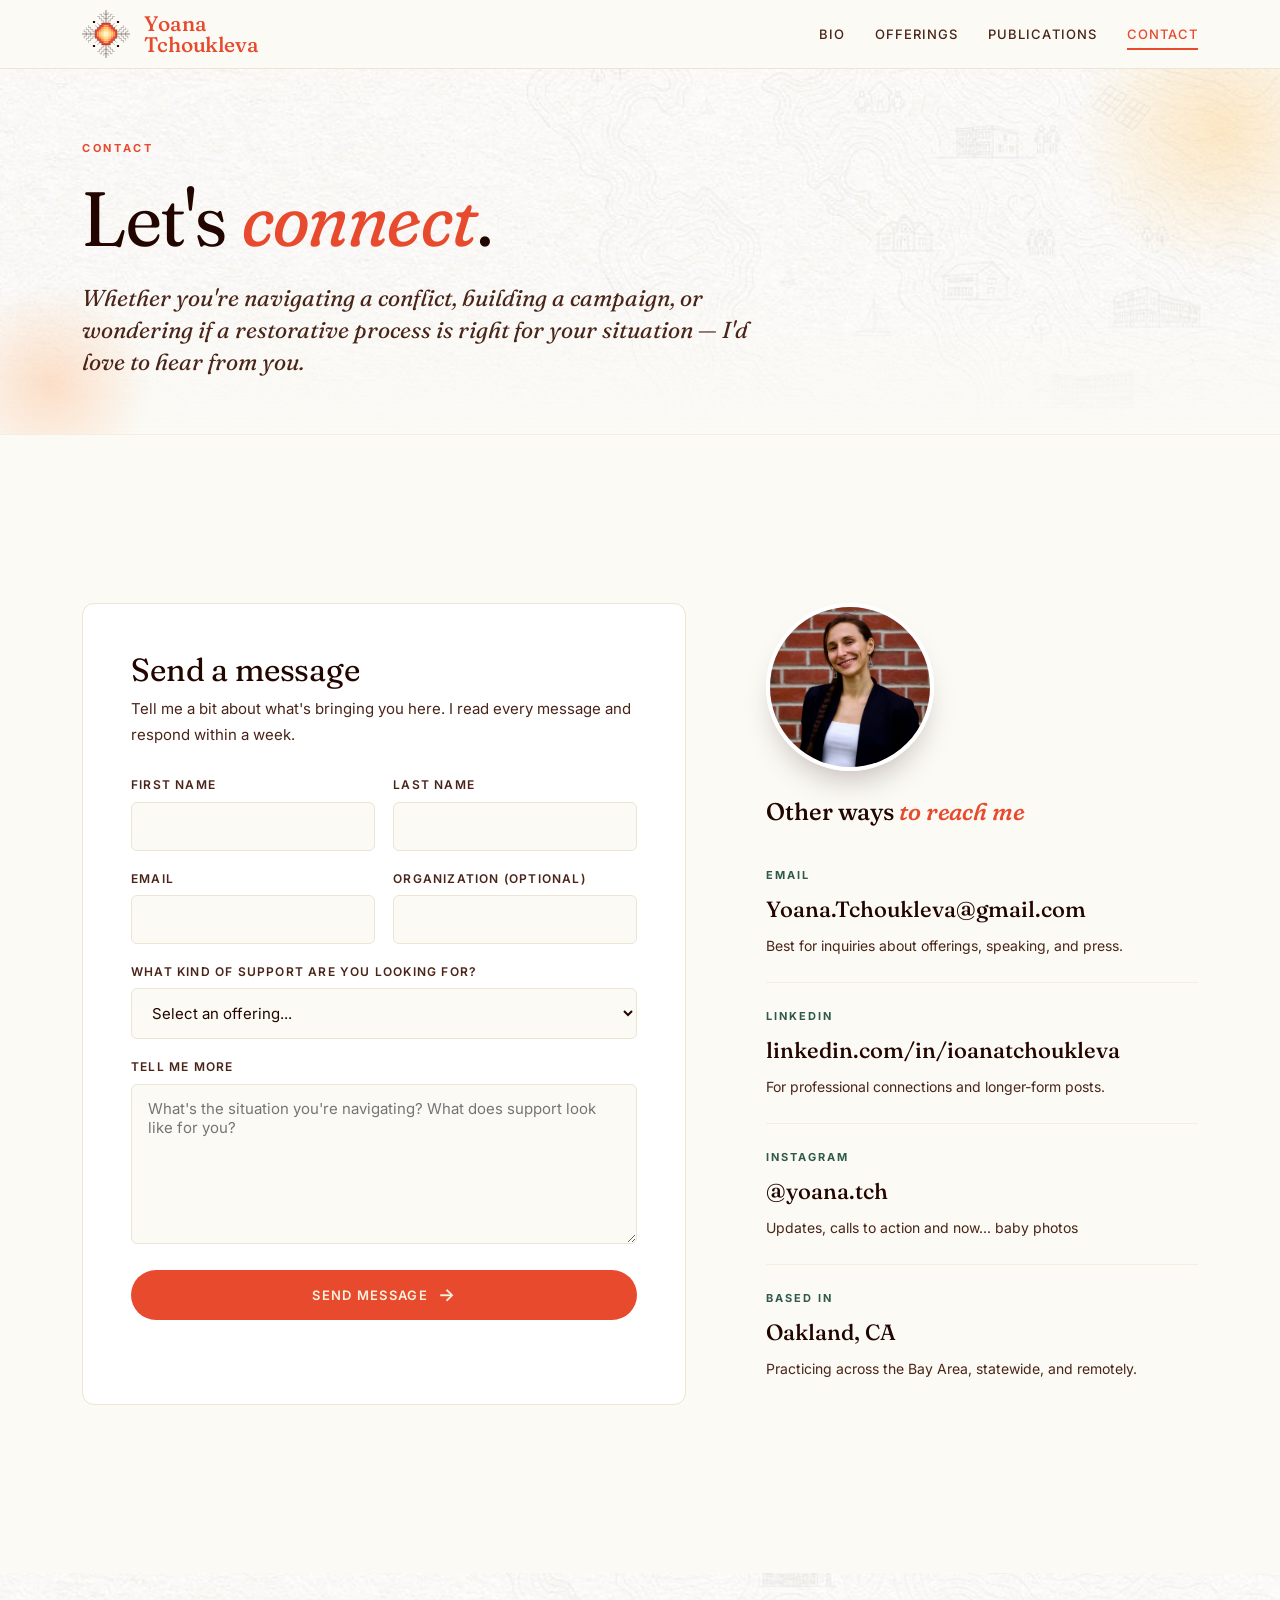
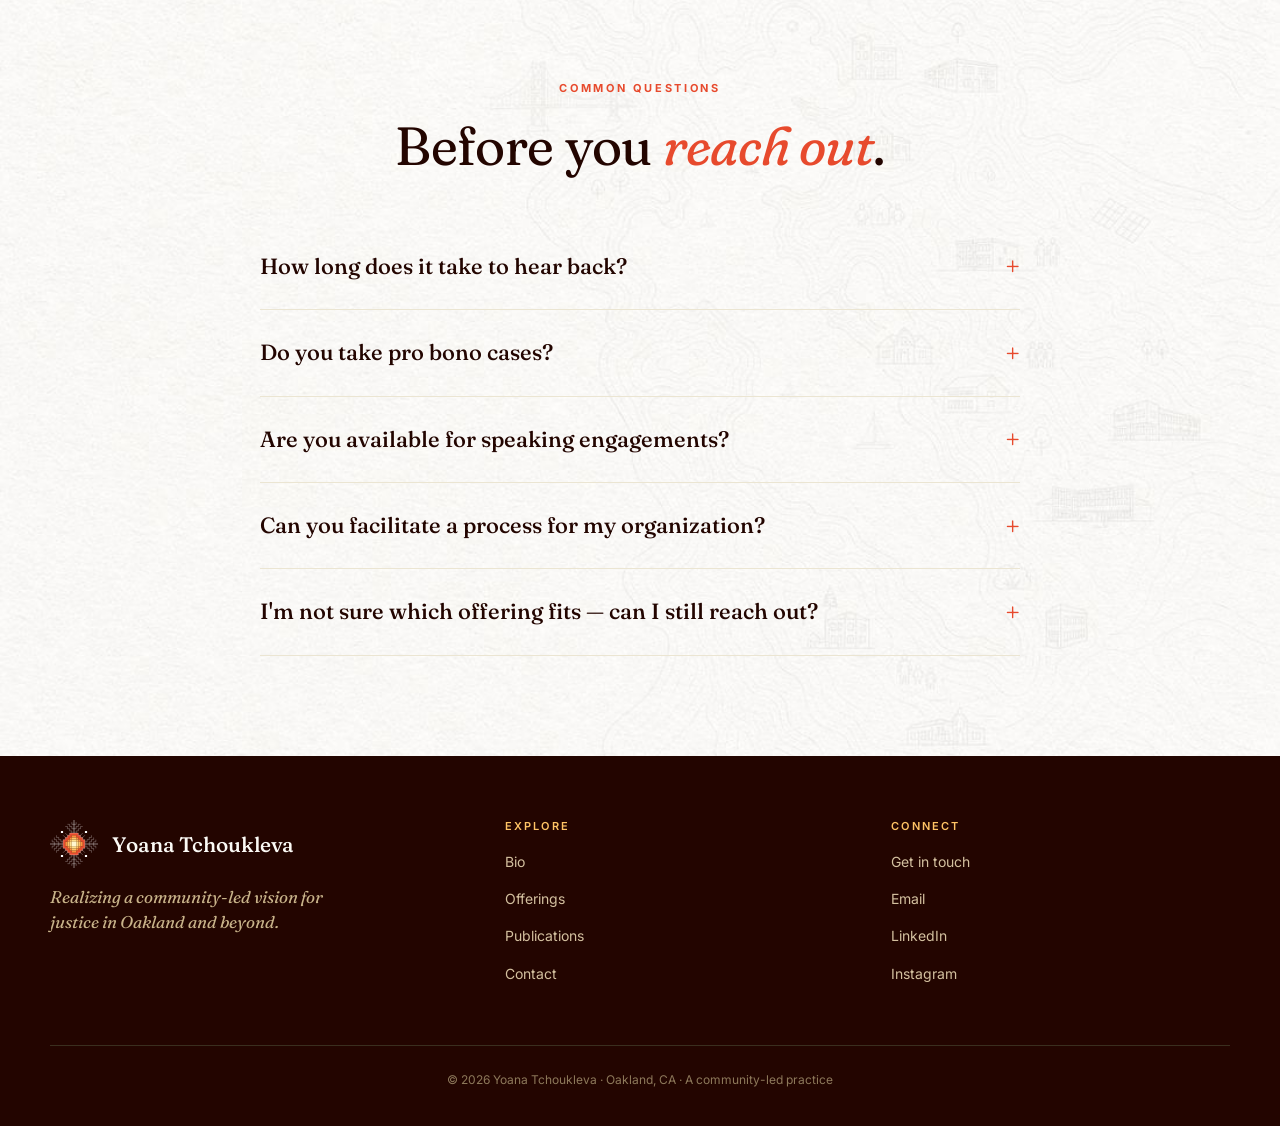
<file: contact.html>
<!DOCTYPE html>
<html lang="en">
<head>
<meta charset="UTF-8" />
<meta name="viewport" content="width=device-width, initial-scale=1.0" />
<title>Contact — Yoana Tchoukleva</title>
<link rel="preconnect" href="https://fonts.googleapis.com">
<link rel="preconnect" href="https://fonts.gstatic.com" crossorigin>
<link href="https://fonts.googleapis.com/css2?family=Fraunces:ital,opsz,wght,SOFT,WONK@0,9..144,300..700,0..100,0..1;1,9..144,300..700,0..100,0..1&family=Inter:wght@300;400;500;600;700&display=swap" rel="stylesheet">
<link rel="icon" type="image/svg+xml" href="logo-mark.svg">
<meta property="og:type" content="website" />
<meta property="og:site_name" content="Yoana Tchoukleva" />
<meta property="og:title" content="Contact — Yoana Tchoukleva" />
<meta property="og:url" content="https://yoana.live/contact.html" />
<meta property="og:image" content="https://yoana.live/assets/yoana-portrait-butterfly-book.jpg" />
<meta property="og:image:width" content="1055" />
<meta property="og:image:height" content="1600" />
<meta property="og:image:alt" content="Portrait of Yoana Tchoukleva" />
<meta name="twitter:card" content="summary_large_image" />
<meta name="twitter:image" content="https://yoana.live/assets/yoana-portrait-butterfly-book.jpg" />
<link rel="stylesheet" href="styles.css">
<style>
  .contact-grid {
    display: grid;
    grid-template-columns: 1.4fr 1fr;
    gap: 80px;
    padding: 80px 0;
  }
  @media (max-width: 860px) {
    .contact-grid { grid-template-columns: 1fr; gap: 48px; }
  }

  .contact-form {
    background: #ffffff;
    border: 1px solid var(--line);
    border-radius: 12px;
    padding: 48px;
  }
  @media (max-width: 720px) {
    .contact-form { padding: 28px; }
  }
  .contact-form h2 {
    font-family: 'Fraunces', serif;
    font-size: 32px;
    font-weight: 400;
    margin-bottom: 8px;
  }
  .contact-form .form-intro {
    color: var(--ink-soft);
    font-size: 15px;
    margin-bottom: 28px;
  }

  .form-row { margin-bottom: 18px; }
  .form-row label {
    display: block;
    font-size: 12px;
    letter-spacing: 0.1em;
    text-transform: uppercase;
    color: var(--ink-soft);
    font-weight: 600;
    margin-bottom: 6px;
  }
  .form-row input,
  .form-row textarea,
  .form-row select {
    width: 100%;
    background: var(--bg);
    border: 1px solid var(--line);
    border-radius: 6px;
    padding: 14px 16px;
    font-family: 'Inter', sans-serif;
    font-size: 15px;
    color: var(--ink);
    transition: border-color .2s, box-shadow .2s;
  }
  .form-row input:focus,
  .form-row textarea:focus,
  .form-row select:focus {
    outline: none;
    border-color: var(--red);
    box-shadow: 0 0 0 3px rgba(231, 74, 45, 0.12);
  }
  .form-row textarea { min-height: 160px; resize: vertical; }

  .form-status {
    display: none;
    margin-top: 16px;
    font-size: 14px;
    line-height: 1.5;
    padding: 12px 16px;
    border-radius: 8px;
  }
  .form-status.show { display: block; }
  .form-status.success {
    background: #eef5ee; color: var(--green-deep);
    border: 1px solid var(--green);
  }
  .form-status.error {
    background: #fbeeea; color: var(--red-deep);
    border: 1px solid var(--red);
  }

  .form-grid-2 {
    display: grid;
    grid-template-columns: 1fr 1fr;
    gap: 18px;
  }
  @media (max-width: 480px) {
    .form-grid-2 { grid-template-columns: 1fr; }
  }

  /* Sidebar */
  .contact-portrait {
    width: 168px;
    height: 168px;
    border-radius: 50%;
    background: url('assets/yoana-portrait-brick-wall.jpg') center/cover no-repeat;
    margin: 0 0 28px;
    box-shadow: 0 18px 32px -12px rgba(35,5,0,0.28);
    border: 4px solid #ffffff;
  }
  .contact-side h3 {
    font-family: 'Fraunces', serif;
    font-size: 24px;
    font-weight: 500;
    margin-bottom: 16px;
    color: var(--ink);
  }
  .contact-side h3 em { font-style: italic; color: var(--red); font-variation-settings: "SOFT" 100; }

  .contact-method {
    padding: 24px 0;
    border-bottom: 1px solid var(--line-soft);
  }
  .contact-method:first-of-type { border-top: 2px solid var(--sun); padding-top: 28px; }
  .contact-method:last-of-type { border-bottom: none; }
  .contact-method-label {
    font-size: 11px; letter-spacing: 0.18em; text-transform: uppercase;
    color: var(--green-deep); font-weight: 700;
    margin-bottom: 6px;
  }
  .contact-method a {
    font-family: 'Fraunces', serif;
    font-size: 22px;
    color: var(--ink);
    font-weight: 500;
  }
  .contact-method a:hover { color: var(--red); }
  .contact-method p {
    font-size: 14px;
    color: var(--ink-soft);
    margin-top: 6px;
  }

  /* Newsletter */
  .newsletter {
    background: linear-gradient(135deg, var(--green-deep) 0%, #335f6a 50%, var(--bay-deep) 100%);
    color: #fbf3df;
    padding: 100px 0;
    position: relative;
    overflow: hidden;
  }
  .newsletter::before {
    content: ""; position: absolute;
    top: -100px; right: -100px; width: 320px; height: 320px;
    border-radius: 50%;
    background: radial-gradient(circle, rgba(255, 196, 101, 0.25) 0%, transparent 65%);
  }
  .newsletter::after {
    content: ""; position: absolute;
    bottom: -80px; left: -80px; width: 280px; height: 280px;
    border-radius: 50%;
    background: radial-gradient(circle, rgba(231, 74, 45, 0.2) 0%, transparent 65%);
  }
  .newsletter .narrow { position: relative; z-index: 1; text-align: center; }
  .newsletter h2 { color: #fbf3df; }
  .newsletter h2 em { color: var(--sun); }
  .newsletter .section-eyebrow { color: var(--sun); }
  .newsletter p {
    font-family: 'Fraunces', serif;
    font-size: 22px;
    font-style: italic;
    color: #d4c19f;
    margin-bottom: 36px;
    line-height: 1.45;
  }
  .signup-form {
    display: flex; gap: 8px; max-width: 480px; margin: 0 auto;
    flex-wrap: wrap;
  }
  .signup-form input {
    flex: 1; min-width: 220px;
    background: rgba(255,255,255,0.95);
    border: 1px solid transparent;
    border-radius: 999px;
    padding: 14px 20px;
    font-family: 'Inter', sans-serif; font-size: 14px;
    color: var(--ink);
  }
  .signup-form input:focus { outline: none; border-color: var(--sun); }

  /* FAQ */
  .faq { padding: 100px 0; background: url('assets/texture.jpg') center/cover, var(--bg-warm); }
  .faq-list {
    max-width: 760px;
    margin: 48px auto 0;
  }
  details.faq-item {
    border-bottom: 1px solid var(--line);
    padding: 24px 0;
  }
  details.faq-item summary {
    font-family: 'Fraunces', serif;
    font-size: 22px;
    font-weight: 500;
    color: var(--ink);
    cursor: pointer;
    list-style: none;
    display: flex; justify-content: space-between; align-items: center;
    gap: 16px;
  }
  details.faq-item summary::-webkit-details-marker { display: none; }
  details.faq-item summary::after {
    content: "+";
    font-size: 28px;
    color: var(--red);
    transition: transform .2s;
    line-height: 1;
  }
  details.faq-item[open] summary::after { transform: rotate(45deg); }
  details.faq-item p {
    margin-top: 16px;
    font-size: 16px;
    color: var(--ink-soft);
    line-height: 1.7;
  }
</style>
</head>
<body>

<!-- NAV -->
<nav class="nav">
  <div class="nav-inner">
    <a href="index.html" class="logo logo-full">
      <span class="logo-mark"><img src="logo-mark.svg" alt="" /></span>
      <span class="logo-name"><span>Yoana</span><span>Tchoukleva</span></span>
    </a>
    <ul class="nav-tabs">
      <li><a href="bio.html">Bio</a></li>
      <li><a href="offerings.html">Offerings</a></li>
      <li><a href="publications.html">Publications</a></li>
      <li><a href="contact.html" class="active">Contact</a></li>
    </ul>
  </div>
</nav>

<!-- PAGE HEADER -->
<header class="page-header">
  <div class="container">
    <div class="section-eyebrow">Contact</div>
    <h1>Let's <em>connect</em>.</h1>
    <p class="lede">Whether you're navigating a conflict, building a campaign, or wondering if a restorative process is right for your situation — I'd love to hear from you.</p>
  </div>
</header>

<!-- CONTACT FORM + INFO -->
<section style="background: var(--bg);">
  <div class="container">
    <div class="contact-grid">

      <!-- FORM -->
      <form class="contact-form" id="contact-form">
        <h2>Send a message</h2>
        <p class="form-intro">Tell me a bit about what's bringing you here. I read every message and respond within a week.</p>

        <input type="hidden" name="_subject" value="New message from yoanatchoukleva.com" />

        <div class="form-grid-2">
          <div class="form-row">
            <label for="firstName">First name</label>
            <input id="firstName" name="first_name" type="text" required />
          </div>
          <div class="form-row">
            <label for="lastName">Last name</label>
            <input id="lastName" name="last_name" type="text" required />
          </div>
        </div>

        <div class="form-grid-2">
          <div class="form-row">
            <label for="email">Email</label>
            <input id="email" name="email" type="email" required />
          </div>
          <div class="form-row">
            <label for="org">Organization (optional)</label>
            <input id="org" name="organization" type="text" />
          </div>
        </div>

        <div class="form-row">
          <label for="topic">What kind of support are you looking for?</label>
          <select id="topic" name="topic">
            <option value="">Select an offering...</option>
            <option>Conflict Resolution</option>
            <option>Restorative or Transformative Justice</option>
            <option>Policy &amp; Legislative Advocacy</option>
            <option>Political Campaigning</option>
            <option>Return to Ritual</option>
            <option>Press / Speaking</option>
            <option>Something else</option>
          </select>
        </div>

        <div class="form-row">
          <label for="message">Tell me more</label>
          <textarea id="message" name="message" placeholder="What's the situation you're navigating? What does support look like for you?" required></textarea>
        </div>

        <button class="btn" type="submit" style="width: 100%; justify-content: center;">Send message <span class="btn-arrow">→</span></button>
        <div id="form-status" class="form-status" role="status" aria-live="polite"></div>
      </form>

      <!-- SIDE INFO -->
      <aside class="contact-side">
        <div class="contact-portrait" aria-label="Portrait of Yoana"></div>
        <h3>Other ways <em>to reach me</em></h3>

        <div class="contact-method">
          <div class="contact-method-label">Email</div>
          <a href="mailto:Yoana.Tchoukleva@gmail.com">Yoana.Tchoukleva@gmail.com</a>
          <p>Best for inquiries about offerings, speaking, and press.</p>
        </div>

        <div class="contact-method">
          <div class="contact-method-label">LinkedIn</div>
          <a href="https://www.linkedin.com/in/ioanatchoukleva/" target="_blank" rel="noopener">linkedin.com/in/ioanatchoukleva</a>
          <p>For professional connections and longer-form posts.</p>
        </div>

        <div class="contact-method">
          <div class="contact-method-label">Instagram</div>
          <a href="https://www.instagram.com/yoana.tch/" target="_blank" rel="noopener">@yoana.tch</a>
          <p>Updates, calls to action and now... baby photos</p>
        </div>

        <div class="contact-method">
          <div class="contact-method-label">Based in</div>
          <a href="#" style="cursor: default;">Oakland, CA</a>
          <p>Practicing across the Bay Area, statewide, and remotely.</p>
        </div>
      </aside>

    </div>
  </div>
</section>


<!-- FAQ -->
<section class="faq">
  <div class="container">
    <div class="narrow" style="text-align: center; margin-bottom: 0;">
      <div class="section-eyebrow">Common questions</div>
      <h2 class="section-title">Before you <em>reach out</em>.</h2>
    </div>
    <div class="faq-list">
      <details class="faq-item">
        <summary>How long does it take to hear back?</summary>
        <p>I read every message and respond within a week. For urgent matters, please note that in your subject line and I'll do my best to respond sooner.</p>
      </details>
      <details class="faq-item">
        <summary>Do you take pro bono cases?</summary>
        <p>I take on a small number of pro bono and sliding-scale engagements each year, especially for survivors of harm and grassroots organizations. Let me know your situation and we'll talk.</p>
      </details>
      <details class="faq-item">
        <summary>Are you available for speaking engagements?</summary>
        <p>Yes — keynotes, panels, trainings, and university lectures. Reach out via the press email above with details on the event, audience, and timing.</p>
      </details>
      <details class="faq-item">
        <summary>Can you facilitate a process for my organization?</summary>
        <p>Often, yes. Restorative justice and conflict resolution processes require all parties to be willing to engage. We'll have an initial conversation to assess fit and design the right process for you.</p>
      </details>
      <details class="faq-item">
        <summary>I'm not sure which offering fits — can I still reach out?</summary>
        <p>Absolutely. Many situations don't fit neatly into one category. Send a message describing what you're navigating and we'll figure out the right path together.</p>
      </details>
    </div>
  </div>
</section>

<!-- FOOTER -->
<footer>
  <div class="footer-inner">
    <div>
      <a href="index.html" class="logo">
        <span class="logo-mark"><img src="logo-mark-light.svg" alt="" /></span>
        <span class="logo-name">Yoana Tchoukleva</span>
      </a>
      <p class="footer-blurb">Realizing a community-led vision for justice in Oakland and beyond.</p>
    </div>
    <div class="footer-col">
      <h4>Explore</h4>
      <ul>
        <li><a href="bio.html">Bio</a></li>
        <li><a href="offerings.html">Offerings</a></li>
        <li><a href="publications.html">Publications</a></li>
        <li><a href="contact.html">Contact</a></li>
      </ul>
    </div>
    <div class="footer-col">
      <h4>Connect</h4>
      <ul>
        <li><a href="contact.html">Get in touch</a></li>
        <li><a href="mailto:Yoana.Tchoukleva@gmail.com">Email</a></li>
        <li><a href="https://www.linkedin.com/in/ioanatchoukleva/" target="_blank" rel="noopener">LinkedIn</a></li>
        <li><a href="https://www.instagram.com/yoana.tch/" target="_blank" rel="noopener">Instagram</a></li>
      </ul>
    </div>
  </div>
  <div class="copyright">© <span class="cr-year">2026</span> Yoana Tchoukleva · Oakland, CA · A community-led practice</div>
</footer>

<script>
  // Pre-fill topic from query string (e.g., ?subject=Conflict%20Resolution)
  const params = new URLSearchParams(window.location.search);
  const subject = params.get('subject');
  if (subject) {
    const select = document.getElementById('topic');
    if (select) {
      for (const option of select.options) {
        if (option.text.toLowerCase().includes(subject.toLowerCase().split(' ')[0])) {
          option.selected = true;
          break;
        }
      }
    }
  }

  // ───────────────────────────────────────────────────────────
  // CONTACT FORM (Formspree)
  // SETUP: create a free form at https://formspree.io (set the
  // notification email to Yoana.Tchoukleva@gmail.com), then paste
  // its endpoint below in place of YOUR_FORM_ID.
  // ───────────────────────────────────────────────────────────
  const FORMSPREE_ENDPOINT = "https://formspree.io/f/YOUR_FORM_ID";

  const contactForm = document.getElementById('contact-form');
  const formStatus = document.getElementById('form-status');

  if (contactForm) {
    contactForm.addEventListener('submit', function (e) {
      e.preventDefault();

      // Not connected yet — fail gracefully instead of looking broken.
      if (FORMSPREE_ENDPOINT.indexOf('YOUR_FORM_ID') !== -1) {
        formStatus.textContent = "The form isn't connected yet — please email Yoana.Tchoukleva@gmail.com directly for now.";
        formStatus.className = 'form-status show error';
        return;
      }

      const btn = contactForm.querySelector('button[type=submit]');
      const originalLabel = btn.innerHTML;
      btn.disabled = true;
      btn.textContent = 'Sending…';
      formStatus.className = 'form-status';

      fetch(FORMSPREE_ENDPOINT, {
        method: 'POST',
        body: new FormData(contactForm),
        headers: { 'Accept': 'application/json' }
      }).then(function (res) {
        if (res.ok) {
          contactForm.reset();
          formStatus.textContent = "Thank you — your message is on its way. I'll be in touch soon.";
          formStatus.className = 'form-status show success';
        } else {
          formStatus.textContent = "Something went wrong. Please email Yoana.Tchoukleva@gmail.com directly.";
          formStatus.className = 'form-status show error';
        }
      }).catch(function () {
        formStatus.textContent = "Something went wrong. Please email Yoana.Tchoukleva@gmail.com directly.";
        formStatus.className = 'form-status show error';
      }).finally(function () {
        btn.disabled = false;
        btn.innerHTML = originalLabel;
      });
    });
  }
</script>

<script>document.querySelectorAll('.cr-year').forEach(function(el){el.textContent=new Date().getFullYear();});</script>

</body>
</html>
</file>
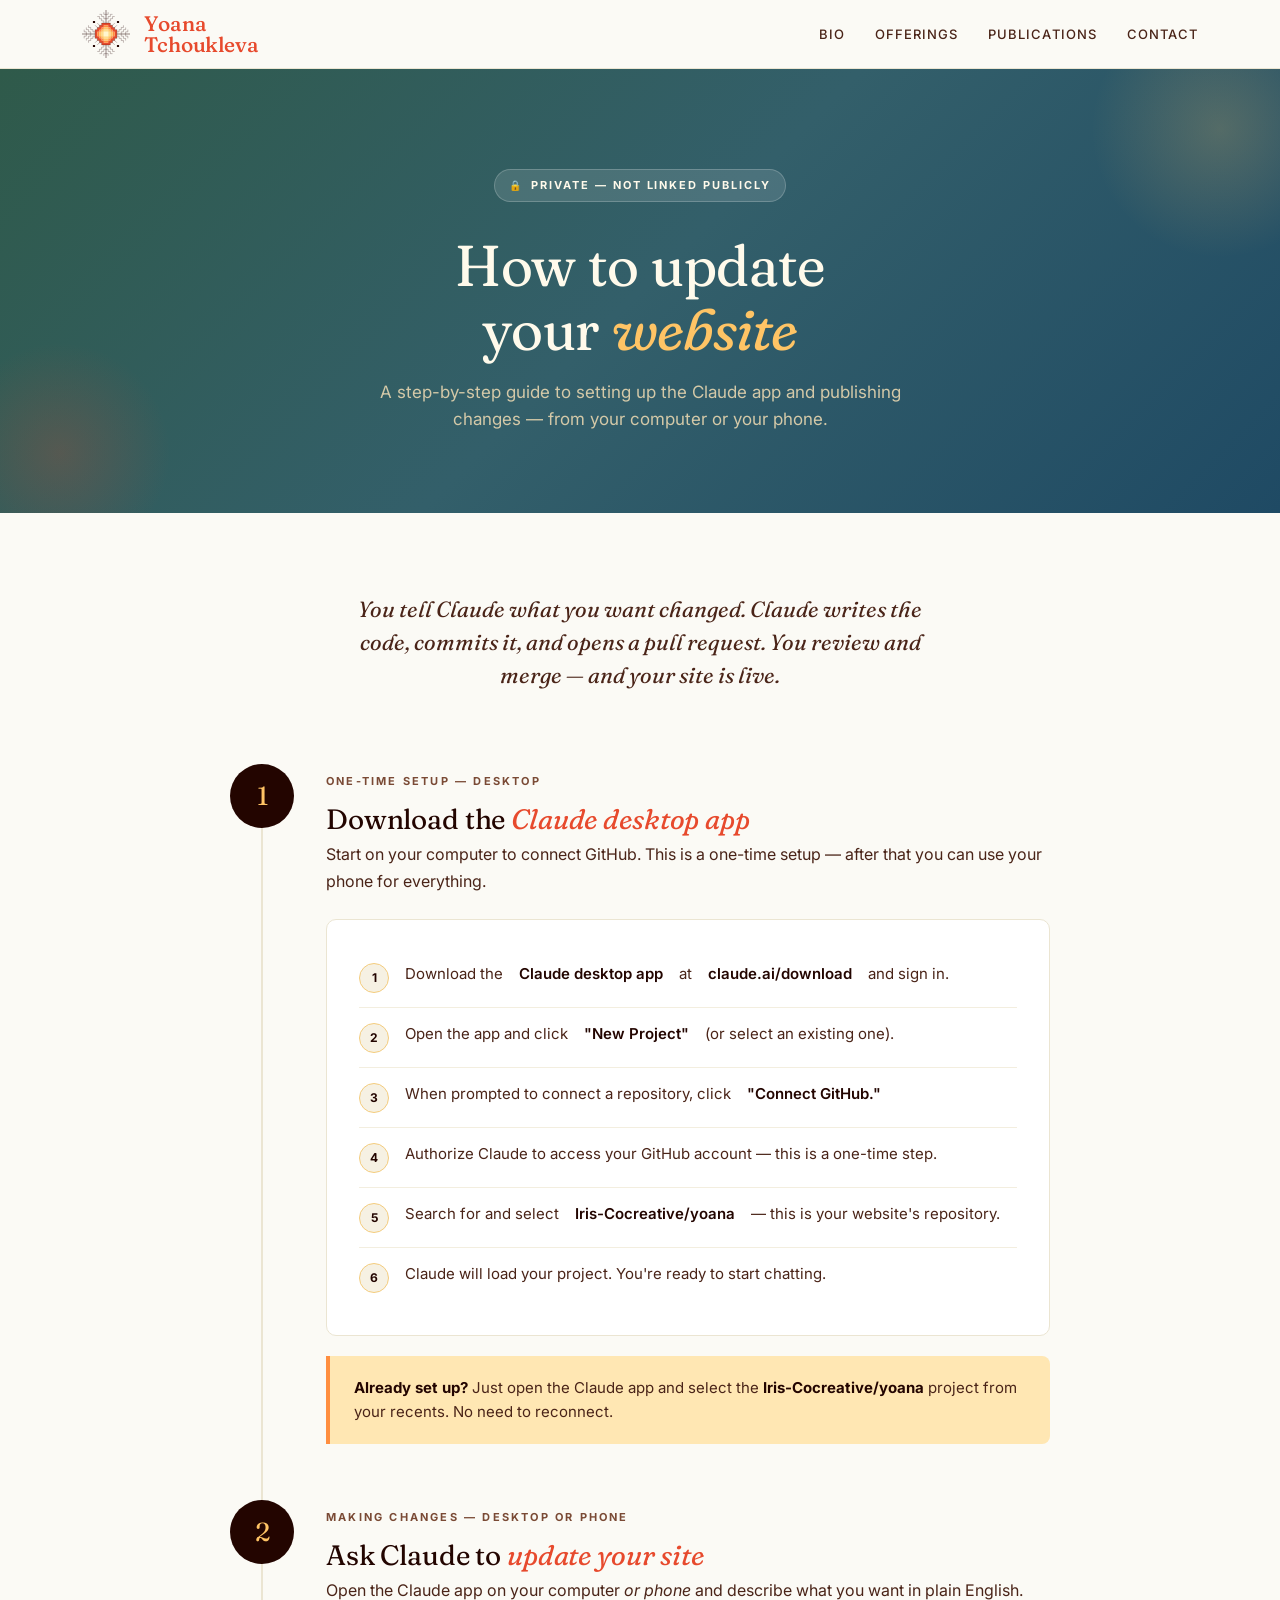
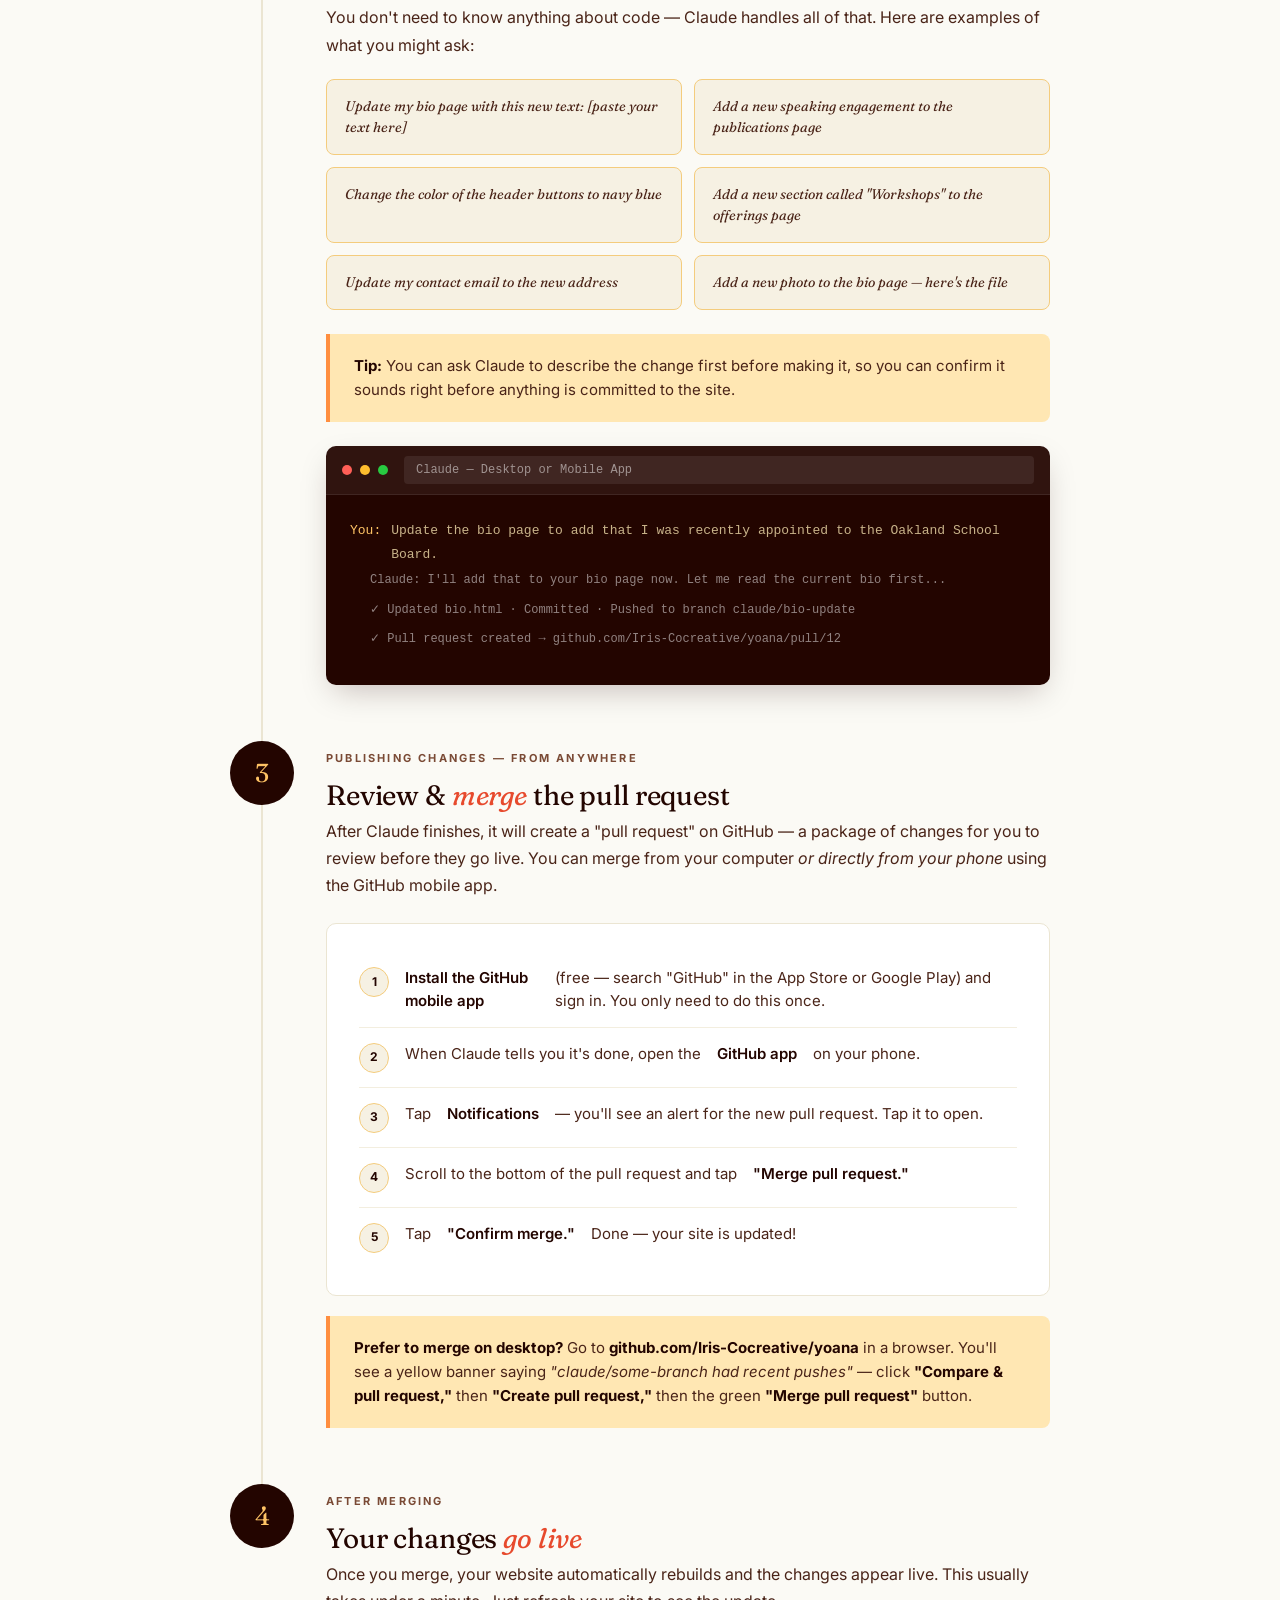
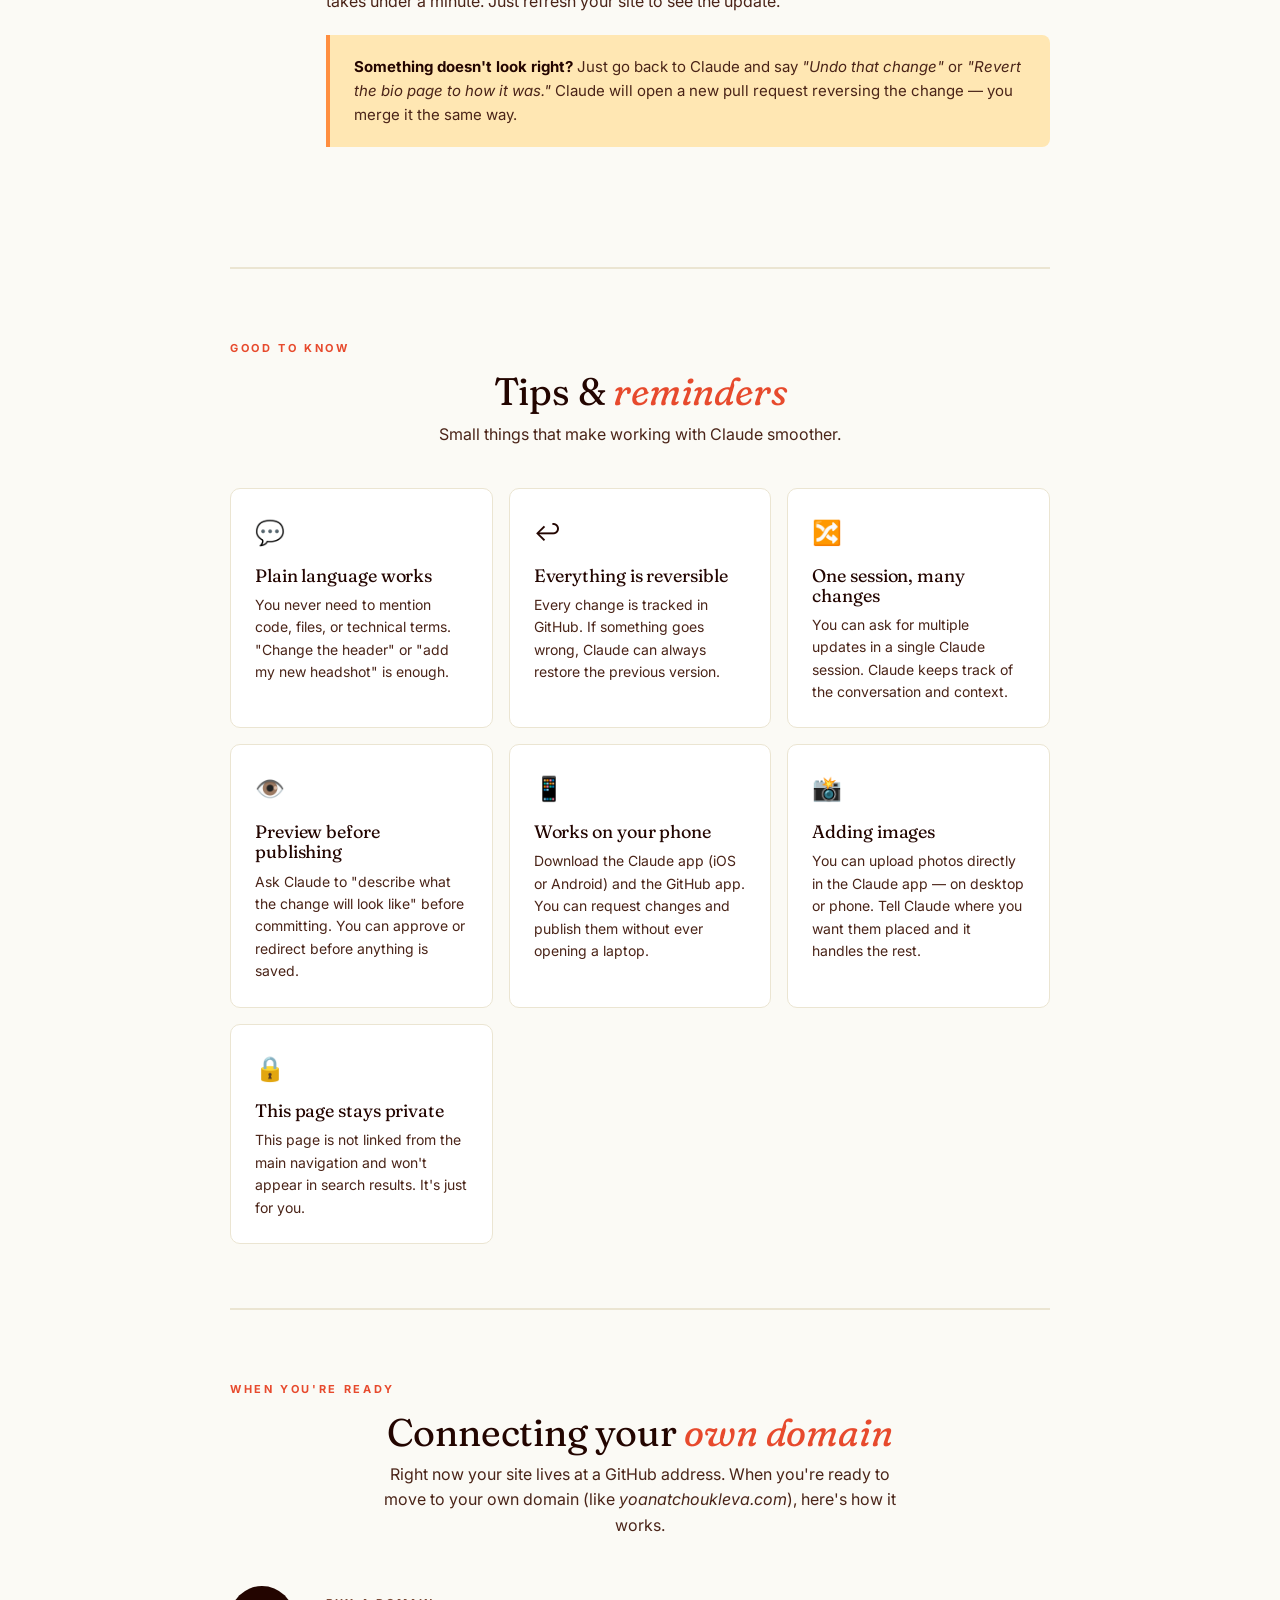
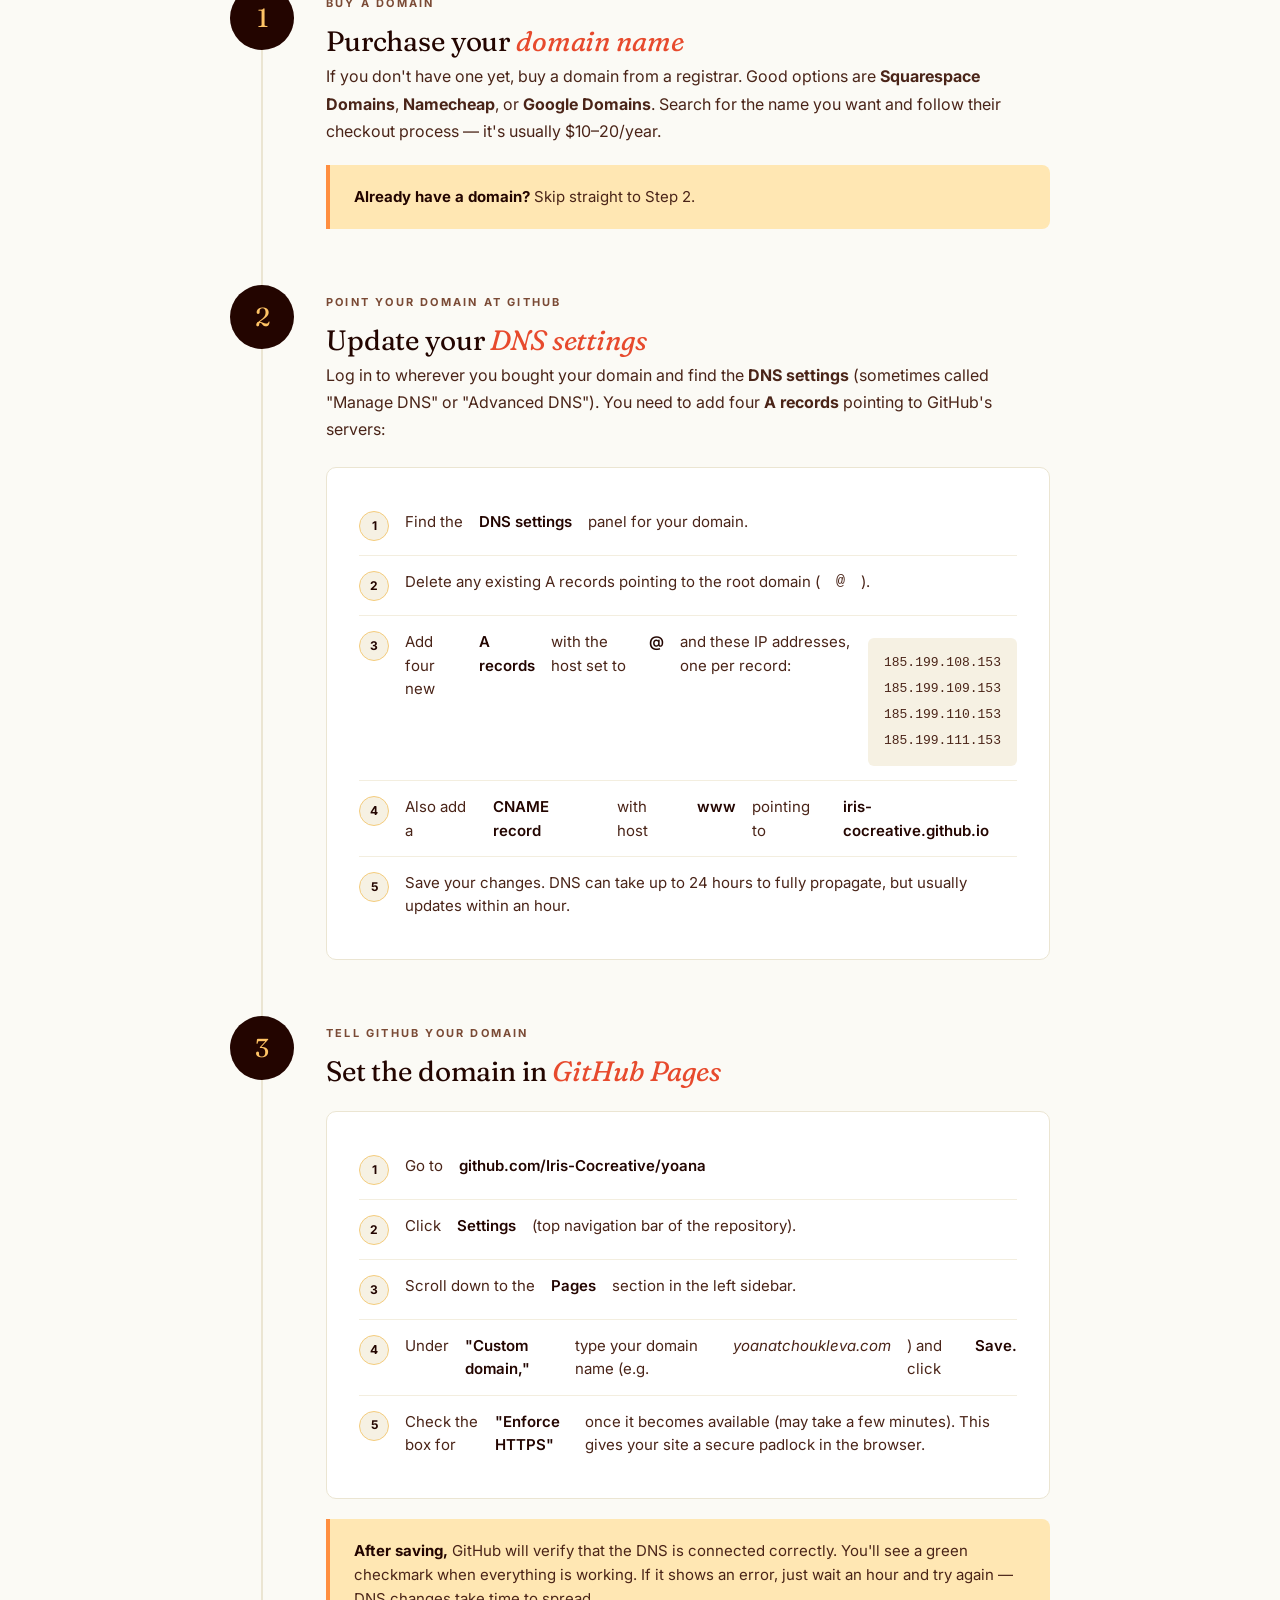
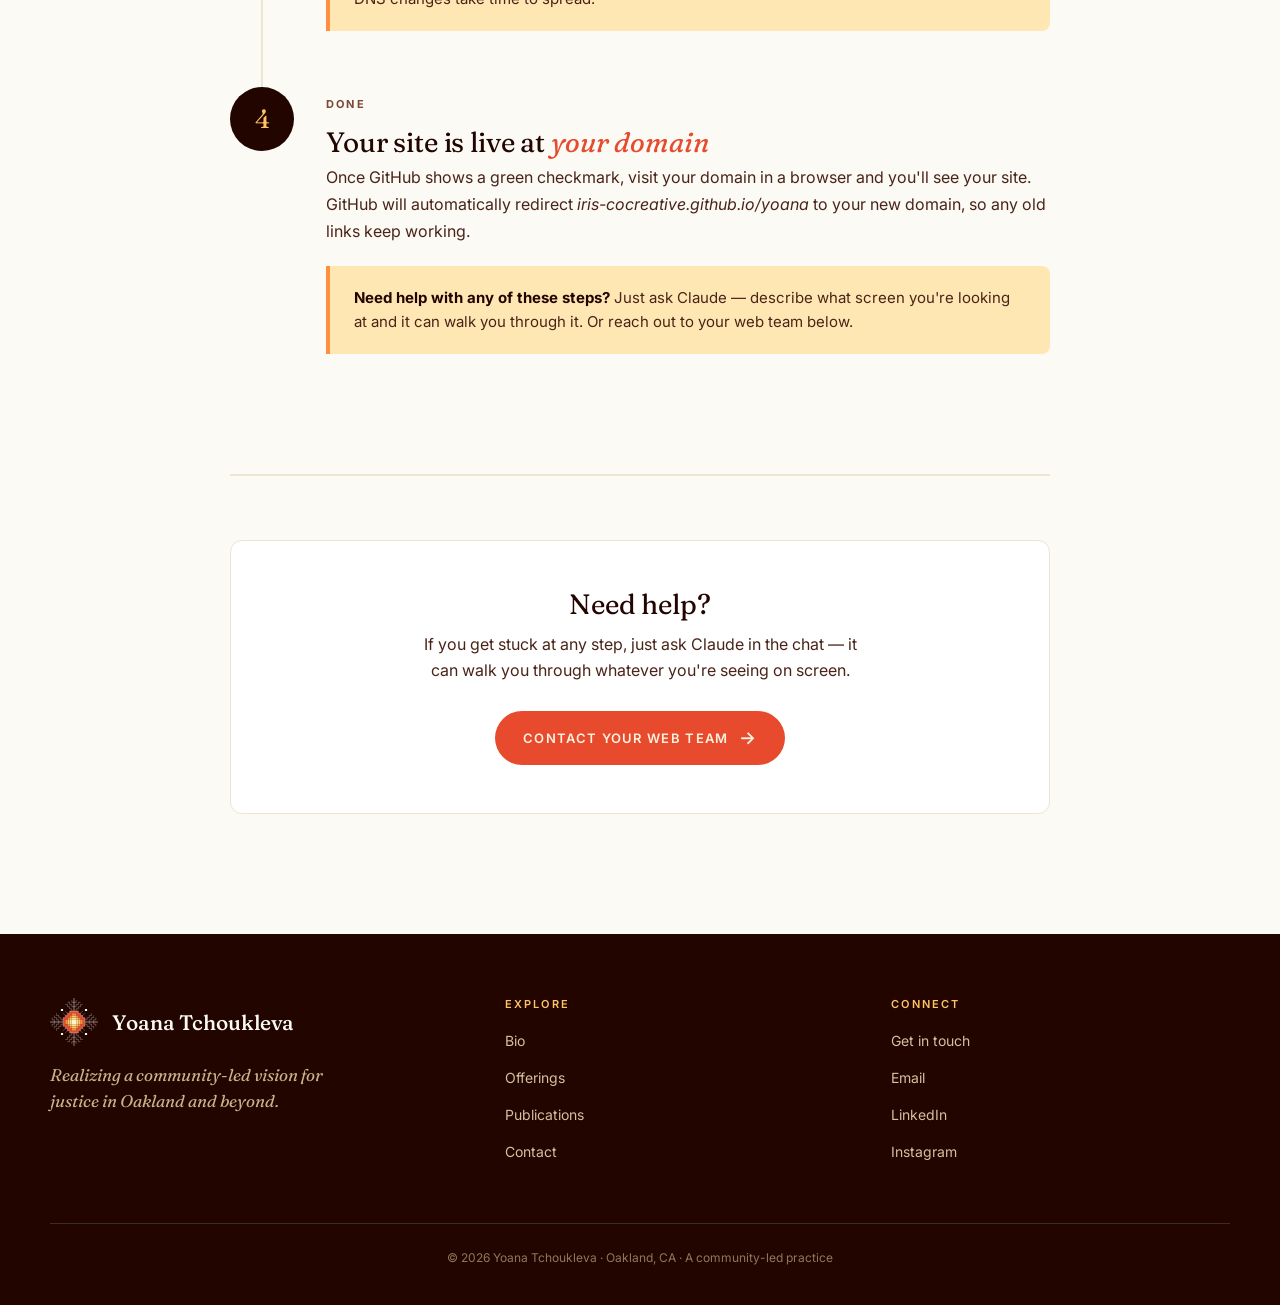
<file: how-to-update-website.html>
<!DOCTYPE html>
<html lang="en">
<head>
<meta charset="UTF-8" />
<meta name="viewport" content="width=device-width, initial-scale=1.0" />
<title>How to Update Your Website — Yoana Tchoukleva</title>
<link rel="preconnect" href="https://fonts.googleapis.com">
<link rel="preconnect" href="https://fonts.gstatic.com" crossorigin>
<link href="https://fonts.googleapis.com/css2?family=Fraunces:ital,opsz,wght,SOFT,WONK@0,9..144,300..700,0..100,0..1;1,9..144,300..700,0..100,0..1&family=Inter:wght@300;400;500;600;700&display=swap" rel="stylesheet">
<link rel="icon" type="image/svg+xml" href="logo-mark.svg">
<link rel="stylesheet" href="styles.css">
<style>
  /* ===== PAGE HERO ===== */
  .page-hero {
    background: linear-gradient(135deg, var(--green-deep) 0%, #335f6a 50%, var(--bay-deep) 100%);
    padding: 100px 32px 80px;
    text-align: center;
    position: relative;
    overflow: hidden;
  }
  .page-hero::before {
    content: ""; position: absolute;
    top: -80px; right: -80px; width: 280px; height: 280px;
    border-radius: 50%;
    background: radial-gradient(circle, rgba(255,196,101,0.2) 0%, transparent 65%);
  }
  .page-hero::after {
    content: ""; position: absolute;
    bottom: -60px; left: -60px; width: 240px; height: 240px;
    border-radius: 50%;
    background: radial-gradient(circle, rgba(231,74,45,0.2) 0%, transparent 65%);
  }
  .page-hero h1 {
    font-family: 'Fraunces', serif;
    font-size: clamp(36px, 4.5vw, 60px);
    color: #fffaeb;
    margin-bottom: 16px;
    position: relative; z-index: 1;
  }
  .page-hero h1 em {
    color: var(--sun);
    font-style: italic;
    font-variation-settings: "SOFT" 100, "WONK" 1;
  }
  .page-hero p {
    font-size: 17px;
    color: #d4c9a8;
    max-width: 560px;
    margin: 0 auto;
    position: relative; z-index: 1;
    line-height: 1.6;
  }
  .page-hero .private-badge {
    display: inline-flex;
    align-items: center;
    gap: 8px;
    background: rgba(255,255,255,0.12);
    border: 1px solid rgba(255,255,255,0.2);
    color: #fffaeb;
    font-size: 11px;
    letter-spacing: 0.18em;
    text-transform: uppercase;
    font-weight: 700;
    padding: 6px 14px;
    border-radius: 999px;
    margin-bottom: 32px;
    position: relative; z-index: 1;
  }
  .page-hero .private-badge::before {
    content: "🔒";
    font-size: 10px;
  }

  /* ===== MAIN CONTENT ===== */
  .guide-body {
    background: var(--bg);
    padding: 80px 32px 120px;
  }
  .guide-wrap {
    max-width: 820px;
    margin: 0 auto;
  }

  /* ===== STEP BLOCKS ===== */
  .steps {
    display: flex;
    flex-direction: column;
    gap: 0;
  }
  .step {
    display: grid;
    grid-template-columns: 64px 1fr;
    gap: 0 32px;
    position: relative;
  }
  .step:not(:last-child)::after {
    content: "";
    position: absolute;
    left: 31px;
    top: 64px;
    bottom: 0;
    width: 2px;
    background: var(--line);
  }
  .step-number-col {
    display: flex;
    flex-direction: column;
    align-items: center;
    padding-top: 0;
  }
  .step-num {
    width: 64px;
    height: 64px;
    border-radius: 50%;
    background: var(--ink);
    color: var(--sun);
    font-family: 'Fraunces', serif;
    font-size: 26px;
    display: flex;
    align-items: center;
    justify-content: center;
    flex-shrink: 0;
    position: relative;
    z-index: 1;
  }
  .step-content {
    padding: 8px 0 56px;
  }
  .step-content h2 {
    font-family: 'Fraunces', serif;
    font-size: 28px;
    color: var(--ink);
    margin-bottom: 6px;
    line-height: 1.15;
  }
  .step-content h2 em {
    font-style: italic;
    color: var(--red);
    font-variation-settings: "SOFT" 80, "WONK" 0;
  }
  .step-eyebrow {
    font-size: 11px;
    letter-spacing: 0.2em;
    text-transform: uppercase;
    font-weight: 700;
    color: var(--ink-mute);
    margin-bottom: 12px;
  }
  .step-content p {
    font-size: 16px;
    color: var(--ink-soft);
    line-height: 1.7;
    margin-bottom: 16px;
  }

  /* ===== INSTRUCTION CARDS ===== */
  .instruction-card {
    background: #ffffff;
    border: 1px solid var(--line);
    border-radius: 10px;
    padding: 28px 32px;
    margin-top: 24px;
  }
  .instruction-card ol,
  .instruction-card ul {
    padding-left: 0;
    list-style: none;
    counter-reset: steps;
  }
  .instruction-card ol li {
    counter-increment: steps;
    display: flex;
    gap: 16px;
    padding: 14px 0;
    border-bottom: 1px solid var(--line-soft);
    font-size: 15px;
    color: var(--ink-soft);
    line-height: 1.55;
    align-items: flex-start;
  }
  .instruction-card ol li:last-child { border-bottom: none; }
  .instruction-card ol li::before {
    content: counter(steps);
    min-width: 28px; height: 28px;
    background: var(--bg-warm);
    border: 1px solid var(--line-warm);
    border-radius: 50%;
    font-size: 12px;
    font-weight: 700;
    color: var(--ink);
    display: flex;
    align-items: center;
    justify-content: center;
    flex-shrink: 0;
    margin-top: 1px;
  }
  .instruction-card ul li {
    display: flex;
    gap: 14px;
    padding: 10px 0;
    border-bottom: 1px solid var(--line-soft);
    font-size: 15px;
    color: var(--ink-soft);
    line-height: 1.55;
    align-items: flex-start;
  }
  .instruction-card ul li:last-child { border-bottom: none; }
  .instruction-card ul li::before {
    content: "→";
    color: var(--red);
    font-weight: 700;
    flex-shrink: 0;
    font-size: 14px;
    margin-top: 1px;
  }
  .instruction-card li strong {
    color: var(--ink);
    font-weight: 600;
  }

  /* ===== EXAMPLE PROMPTS ===== */
  .examples-grid {
    display: grid;
    grid-template-columns: 1fr 1fr;
    gap: 12px;
    margin-top: 20px;
  }
  @media (max-width: 600px) {
    .examples-grid { grid-template-columns: 1fr; }
  }
  .example-prompt {
    background: var(--bg-warm);
    border: 1px solid var(--line-warm);
    border-radius: 8px;
    padding: 16px 18px;
    font-size: 14px;
    color: var(--ink-soft);
    font-style: italic;
    font-family: 'Fraunces', serif;
    line-height: 1.5;
  }
  .example-prompt::before {
    content: """;
    color: var(--sun-deep);
    font-size: 22px;
    line-height: 1;
    display: block;
    margin-bottom: 4px;
  }

  /* ===== CALLOUT BOX ===== */
  .callout {
    background: var(--bg-deep);
    border-left: 4px solid var(--sun-deep);
    border-radius: 0 8px 8px 0;
    padding: 20px 24px;
    margin-top: 20px;
    font-size: 15px;
    color: var(--ink-soft);
    line-height: 1.6;
  }
  .callout strong { color: var(--ink); }

  /* ===== SCREENSHOT PLACEHOLDER ===== */
  .screenshot {
    background: var(--ink);
    border-radius: 10px;
    margin-top: 24px;
    overflow: hidden;
    box-shadow: 0 12px 32px -8px rgba(35,5,0,0.25);
  }
  .screenshot-bar {
    background: rgba(255,255,255,0.06);
    padding: 10px 16px;
    display: flex;
    align-items: center;
    gap: 8px;
    border-bottom: 1px solid rgba(255,255,255,0.08);
  }
  .screenshot-dot {
    width: 10px; height: 10px;
    border-radius: 50%;
  }
  .screenshot-dot:nth-child(1) { background: #ff5f57; }
  .screenshot-dot:nth-child(2) { background: #ffbd2e; }
  .screenshot-dot:nth-child(3) { background: #28ca41; }
  .screenshot-url {
    flex: 1;
    background: rgba(255,255,255,0.08);
    border-radius: 4px;
    padding: 4px 12px;
    font-size: 12px;
    color: rgba(255,255,255,0.5);
    font-family: monospace;
    margin-left: 8px;
  }
  .screenshot-body {
    padding: 24px;
    font-family: monospace;
    font-size: 13px;
    color: #c8b389;
    line-height: 1.8;
  }
  .screenshot-body .cmd-line {
    display: flex;
    align-items: flex-start;
    gap: 10px;
    margin-bottom: 6px;
  }
  .screenshot-body .prompt {
    color: var(--sun);
    flex-shrink: 0;
  }
  .screenshot-body .response {
    color: rgba(255,255,255,0.5);
    font-size: 12px;
    margin-left: 20px;
    margin-top: -2px;
    margin-bottom: 10px;
  }

  /* ===== TIPS SECTION ===== */
  .tips-grid {
    display: grid;
    grid-template-columns: repeat(auto-fit, minmax(220px, 1fr));
    gap: 16px;
    margin-top: 32px;
  }
  .tip-card {
    background: #ffffff;
    border: 1px solid var(--line);
    border-radius: 10px;
    padding: 24px;
  }
  .tip-icon {
    font-size: 24px;
    margin-bottom: 12px;
    display: block;
  }
  .tip-card h4 {
    font-family: 'Fraunces', serif;
    font-size: 18px;
    color: var(--ink);
    margin-bottom: 8px;
  }
  .tip-card p {
    font-size: 14px;
    color: var(--ink-soft);
    line-height: 1.6;
    margin: 0;
  }

  /* ===== SECTION DIVIDER ===== */
  .guide-divider {
    border: none;
    border-top: 2px solid var(--line);
    margin: 64px 0;
  }

  /* ===== RESPONSIVE ===== */
  @media (max-width: 640px) {
    .step {
      grid-template-columns: 48px 1fr;
      gap: 0 20px;
    }
    .step-num { width: 48px; height: 48px; font-size: 20px; }
    .step:not(:last-child)::after { left: 23px; top: 48px; }
    .step-content h2 { font-size: 22px; }
    .instruction-card { padding: 20px; }
  }
</style>
</head>
<body>

<!-- =================== NAV =================== -->
<nav class="nav">
  <div class="nav-inner">
    <a href="index.html" class="logo logo-full">
      <span class="logo-mark"><img src="logo-mark.svg" alt="" /></span>
      <span class="logo-name"><span>Yoana</span><span>Tchoukleva</span></span>
    </a>
    <ul class="nav-tabs">
      <li><a href="bio.html">Bio</a></li>
      <li><a href="offerings.html">Offerings</a></li>
      <li><a href="publications.html">Publications</a></li>
      <li><a href="contact.html">Contact</a></li>
    </ul>
  </div>
</nav>

<!-- =================== HERO =================== -->
<header class="page-hero">
  <div class="private-badge">Private — Not Linked Publicly</div>
  <h1>How to update<br>your <em>website</em></h1>
  <p>A step-by-step guide to setting up the Claude app and publishing changes — from your computer or your phone.</p>
</header>

<!-- =================== GUIDE BODY =================== -->
<main class="guide-body">
  <div class="guide-wrap">

    <!-- INTRO -->
    <div style="text-align:center; margin-bottom: 72px;">
      <p style="font-family:'Fraunces',serif; font-size:22px; color:var(--ink-soft); font-style:italic; line-height:1.5; max-width:600px; margin:0 auto;">
        You tell Claude what you want changed. Claude writes the code, commits it, and opens a pull request. You review and merge — and your site is live.
      </p>
    </div>

    <!-- =================== STEPS =================== -->
    <div class="steps">

      <!-- STEP 1 -->
      <div class="step">
        <div class="step-number-col">
          <div class="step-num">1</div>
        </div>
        <div class="step-content">
          <div class="step-eyebrow">One-Time Setup — Desktop</div>
          <h2>Download the <em>Claude desktop app</em></h2>
          <p>Start on your computer to connect GitHub. This is a one-time setup — after that you can use your phone for everything.</p>

          <div class="instruction-card">
            <ol>
              <li>Download the <strong>Claude desktop app</strong> at <strong>claude.ai/download</strong> and sign in.</li>
              <li>Open the app and click <strong>"New Project"</strong> (or select an existing one).</li>
              <li>When prompted to connect a repository, click <strong>"Connect GitHub."</strong></li>
              <li>Authorize Claude to access your GitHub account — this is a one-time step.</li>
              <li>Search for and select <strong>Iris-Cocreative/yoana</strong> — this is your website's repository.</li>
              <li>Claude will load your project. You're ready to start chatting.</li>
            </ol>
          </div>

          <div class="callout">
            <strong>Already set up?</strong> Just open the Claude app and select the <strong>Iris-Cocreative/yoana</strong> project from your recents. No need to reconnect.
          </div>
        </div>
      </div>

      <!-- STEP 2 -->
      <div class="step">
        <div class="step-number-col">
          <div class="step-num">2</div>
        </div>
        <div class="step-content">
          <div class="step-eyebrow">Making Changes — Desktop or Phone</div>
          <h2>Ask Claude to <em>update your site</em></h2>
          <p>Open the Claude app on your computer <em>or phone</em> and describe what you want in plain English. You don't need to know anything about code — Claude handles all of that. Here are examples of what you might ask:</p>

          <div class="examples-grid">
            <div class="example-prompt">Update my bio page with this new text: [paste your text here]</div>
            <div class="example-prompt">Add a new speaking engagement to the publications page</div>
            <div class="example-prompt">Change the color of the header buttons to navy blue</div>
            <div class="example-prompt">Add a new section called "Workshops" to the offerings page</div>
            <div class="example-prompt">Update my contact email to the new address</div>
            <div class="example-prompt">Add a new photo to the bio page — here's the file</div>
          </div>

          <div class="callout" style="margin-top:24px;">
            <strong>Tip:</strong> You can ask Claude to describe the change first before making it, so you can confirm it sounds right before anything is committed to the site.
          </div>

          <div class="screenshot" style="margin-top:24px;">
            <div class="screenshot-bar">
              <span class="screenshot-dot"></span>
              <span class="screenshot-dot"></span>
              <span class="screenshot-dot"></span>
              <span class="screenshot-url">Claude — Desktop or Mobile App</span>
            </div>
            <div class="screenshot-body">
              <div class="cmd-line">
                <span class="prompt">You:</span>
                <span>Update the bio page to add that I was recently appointed to the Oakland School Board.</span>
              </div>
              <div class="response">Claude: I'll add that to your bio page now. Let me read the current bio first...</div>
              <div class="response">✓ Updated bio.html · Committed · Pushed to branch claude/bio-update</div>
              <div class="response">✓ Pull request created → github.com/Iris-Cocreative/yoana/pull/12</div>
            </div>
          </div>
        </div>
      </div>

      <!-- STEP 3 -->
      <div class="step">
        <div class="step-number-col">
          <div class="step-num">3</div>
        </div>
        <div class="step-content">
          <div class="step-eyebrow">Publishing Changes — From Anywhere</div>
          <h2>Review &amp; <em>merge</em> the pull request</h2>
          <p>After Claude finishes, it will create a "pull request" on GitHub — a package of changes for you to review before they go live. You can merge from your computer <em>or directly from your phone</em> using the GitHub mobile app.</p>

          <div class="instruction-card">
            <ol>
              <li><strong>Install the GitHub mobile app</strong> (free — search "GitHub" in the App Store or Google Play) and sign in. You only need to do this once.</li>
              <li>When Claude tells you it's done, open the <strong>GitHub app</strong> on your phone.</li>
              <li>Tap <strong>Notifications</strong> — you'll see an alert for the new pull request. Tap it to open.</li>
              <li>Scroll to the bottom of the pull request and tap <strong>"Merge pull request."</strong></li>
              <li>Tap <strong>"Confirm merge."</strong> Done — your site is updated!</li>
            </ol>
          </div>

          <div class="callout">
            <strong>Prefer to merge on desktop?</strong> Go to <strong>github.com/Iris-Cocreative/yoana</strong> in a browser. You'll see a yellow banner saying <em>"claude/some-branch had recent pushes"</em> — click <strong>"Compare &amp; pull request,"</strong> then <strong>"Create pull request,"</strong> then the green <strong>"Merge pull request"</strong> button.
          </div>
        </div>
      </div>

      <!-- STEP 4 -->
      <div class="step">
        <div class="step-number-col">
          <div class="step-num">4</div>
        </div>
        <div class="step-content">
          <div class="step-eyebrow">After Merging</div>
          <h2>Your changes <em>go live</em></h2>
          <p>Once you merge, your website automatically rebuilds and the changes appear live. This usually takes under a minute. Just refresh your site to see the update.</p>

          <div class="callout">
            <strong>Something doesn't look right?</strong> Just go back to Claude and say <em>"Undo that change"</em> or <em>"Revert the bio page to how it was."</em> Claude will open a new pull request reversing the change — you merge it the same way.
          </div>
        </div>
      </div>

    </div>
    <!-- end .steps -->

    <hr class="guide-divider">

    <!-- =================== TIPS =================== -->
    <div>
      <div class="section-eyebrow" style="text-align:center; margin-bottom:12px;">Good to Know</div>
      <h2 class="section-title" style="text-align:center; font-size:clamp(28px,3vw,40px); margin-bottom:8px;">Tips &amp; <em>reminders</em></h2>
      <p style="text-align:center; color:var(--ink-soft); font-size:16px; max-width:500px; margin:0 auto 40px;">Small things that make working with Claude smoother.</p>

      <div class="tips-grid">
        <div class="tip-card">
          <span class="tip-icon">💬</span>
          <h4>Plain language works</h4>
          <p>You never need to mention code, files, or technical terms. "Change the header" or "add my new headshot" is enough.</p>
        </div>
        <div class="tip-card">
          <span class="tip-icon">↩️</span>
          <h4>Everything is reversible</h4>
          <p>Every change is tracked in GitHub. If something goes wrong, Claude can always restore the previous version.</p>
        </div>
        <div class="tip-card">
          <span class="tip-icon">🔀</span>
          <h4>One session, many changes</h4>
          <p>You can ask for multiple updates in a single Claude session. Claude keeps track of the conversation and context.</p>
        </div>
        <div class="tip-card">
          <span class="tip-icon">👁️</span>
          <h4>Preview before publishing</h4>
          <p>Ask Claude to "describe what the change will look like" before committing. You can approve or redirect before anything is saved.</p>
        </div>
        <div class="tip-card">
          <span class="tip-icon">📱</span>
          <h4>Works on your phone</h4>
          <p>Download the Claude app (iOS or Android) and the GitHub app. You can request changes and publish them without ever opening a laptop.</p>
        </div>
        <div class="tip-card">
          <span class="tip-icon">📸</span>
          <h4>Adding images</h4>
          <p>You can upload photos directly in the Claude app — on desktop or phone. Tell Claude where you want them placed and it handles the rest.</p>
        </div>
        <div class="tip-card">
          <span class="tip-icon">🔒</span>
          <h4>This page stays private</h4>
          <p>This page is not linked from the main navigation and won't appear in search results. It's just for you.</p>
        </div>
      </div>
    </div>

    <hr class="guide-divider">

    <!-- =================== DOMAIN SECTION =================== -->
    <div>
      <div class="section-eyebrow" style="text-align:center; margin-bottom:12px;">When You're Ready</div>
      <h2 class="section-title" style="text-align:center; font-size:clamp(28px,3vw,40px); margin-bottom:8px;">Connecting your <em>own domain</em></h2>
      <p style="text-align:center; color:var(--ink-soft); font-size:16px; max-width:540px; margin:0 auto 48px; line-height:1.6;">Right now your site lives at a GitHub address. When you're ready to move to your own domain (like <em>yoanatchoukleva.com</em>), here's how it works.</p>

      <div class="steps">

        <div class="step">
          <div class="step-number-col">
            <div class="step-num">1</div>
          </div>
          <div class="step-content">
            <div class="step-eyebrow">Buy a Domain</div>
            <h2>Purchase your <em>domain name</em></h2>
            <p>If you don't have one yet, buy a domain from a registrar. Good options are <strong>Squarespace Domains</strong>, <strong>Namecheap</strong>, or <strong>Google Domains</strong>. Search for the name you want and follow their checkout process — it's usually $10–20/year.</p>
            <div class="callout">
              <strong>Already have a domain?</strong> Skip straight to Step 2.
            </div>
          </div>
        </div>

        <div class="step">
          <div class="step-number-col">
            <div class="step-num">2</div>
          </div>
          <div class="step-content">
            <div class="step-eyebrow">Point Your Domain at GitHub</div>
            <h2>Update your <em>DNS settings</em></h2>
            <p>Log in to wherever you bought your domain and find the <strong>DNS settings</strong> (sometimes called "Manage DNS" or "Advanced DNS"). You need to add four <strong>A records</strong> pointing to GitHub's servers:</p>
            <div class="instruction-card">
              <ol>
                <li>Find the <strong>DNS settings</strong> panel for your domain.</li>
                <li>Delete any existing A records pointing to the root domain (<code>@</code>).</li>
                <li>Add four new <strong>A records</strong> with the host set to <strong>@</strong> and these IP addresses, one per record:<br><br>
                  <code style="display:block; background:var(--bg-warm); padding:12px 16px; border-radius:6px; margin-top:8px; font-size:13px; line-height:2;">
                    185.199.108.153<br>
                    185.199.109.153<br>
                    185.199.110.153<br>
                    185.199.111.153
                  </code>
                </li>
                <li>Also add a <strong>CNAME record</strong> with host <strong>www</strong> pointing to <strong>iris-cocreative.github.io</strong></li>
                <li>Save your changes. DNS can take up to 24 hours to fully propagate, but usually updates within an hour.</li>
              </ol>
            </div>
          </div>
        </div>

        <div class="step">
          <div class="step-number-col">
            <div class="step-num">3</div>
          </div>
          <div class="step-content">
            <div class="step-eyebrow">Tell GitHub Your Domain</div>
            <h2>Set the domain in <em>GitHub Pages</em></h2>
            <div class="instruction-card">
              <ol>
                <li>Go to <strong>github.com/Iris-Cocreative/yoana</strong></li>
                <li>Click <strong>Settings</strong> (top navigation bar of the repository).</li>
                <li>Scroll down to the <strong>Pages</strong> section in the left sidebar.</li>
                <li>Under <strong>"Custom domain,"</strong> type your domain name (e.g. <em>yoanatchoukleva.com</em>) and click <strong>Save.</strong></li>
                <li>Check the box for <strong>"Enforce HTTPS"</strong> once it becomes available (may take a few minutes). This gives your site a secure padlock in the browser.</li>
              </ol>
            </div>
            <div class="callout">
              <strong>After saving,</strong> GitHub will verify that the DNS is connected correctly. You'll see a green checkmark when everything is working. If it shows an error, just wait an hour and try again — DNS changes take time to spread.
            </div>
          </div>
        </div>

        <div class="step">
          <div class="step-number-col">
            <div class="step-num">4</div>
          </div>
          <div class="step-content">
            <div class="step-eyebrow">Done</div>
            <h2>Your site is live at <em>your domain</em></h2>
            <p>Once GitHub shows a green checkmark, visit your domain in a browser and you'll see your site. GitHub will automatically redirect <em>iris-cocreative.github.io/yoana</em> to your new domain, so any old links keep working.</p>
            <div class="callout">
              <strong>Need help with any of these steps?</strong> Just ask Claude — describe what screen you're looking at and it can walk you through it. Or reach out to your web team below.
            </div>
          </div>
        </div>

      </div>
    </div>

    <hr class="guide-divider">

    <!-- CONTACT ASSIST -->
    <div style="text-align:center; background:#ffffff; border:1px solid var(--line); border-radius:12px; padding:48px 40px;">
      <h3 style="font-family:'Fraunces',serif; font-size:28px; margin-bottom:12px;">Need help?</h3>
      <p style="color:var(--ink-soft); font-size:16px; max-width:440px; margin:0 auto 28px; line-height:1.6;">If you get stuck at any step, just ask Claude in the chat — it can walk you through whatever you're seeing on screen.</p>
      <a href="mailto:ioanaq@gmail.com" class="btn">Contact your web team <span class="btn-arrow">→</span></a>
    </div>

  </div>
</main>

<!-- =================== FOOTER =================== -->
<footer>
  <div class="footer-inner">
    <div>
      <a href="index.html" class="logo">
        <span class="logo-mark"><img src="logo-mark-light.svg" alt="" /></span>
        <span class="logo-name">Yoana Tchoukleva</span>
      </a>
      <p class="footer-blurb">Realizing a community-led vision for justice in Oakland and beyond.</p>
    </div>
    <div class="footer-col">
      <h4>Explore</h4>
      <ul>
        <li><a href="bio.html">Bio</a></li>
        <li><a href="offerings.html">Offerings</a></li>
        <li><a href="publications.html">Publications</a></li>
        <li><a href="contact.html">Contact</a></li>
      </ul>
    </div>
    <div class="footer-col">
      <h4>Connect</h4>
      <ul>
        <li><a href="contact.html">Get in touch</a></li>
        <li><a href="mailto:Yoana.Tchoukleva@gmail.com">Email</a></li>
        <li><a href="https://www.linkedin.com/in/ioanatchoukleva/" target="_blank" rel="noopener">LinkedIn</a></li>
        <li><a href="https://www.instagram.com/yoana.tch/" target="_blank" rel="noopener">Instagram</a></li>
      </ul>
    </div>
  </div>
  <div class="copyright">
    © <span class="cr-year">2026</span> Yoana Tchoukleva · Oakland, CA · A community-led practice
  </div>
</footer>

<script>document.querySelectorAll('.cr-year').forEach(function(el){el.textContent=new Date().getFullYear();});</script>

</body>
</html>
</file>
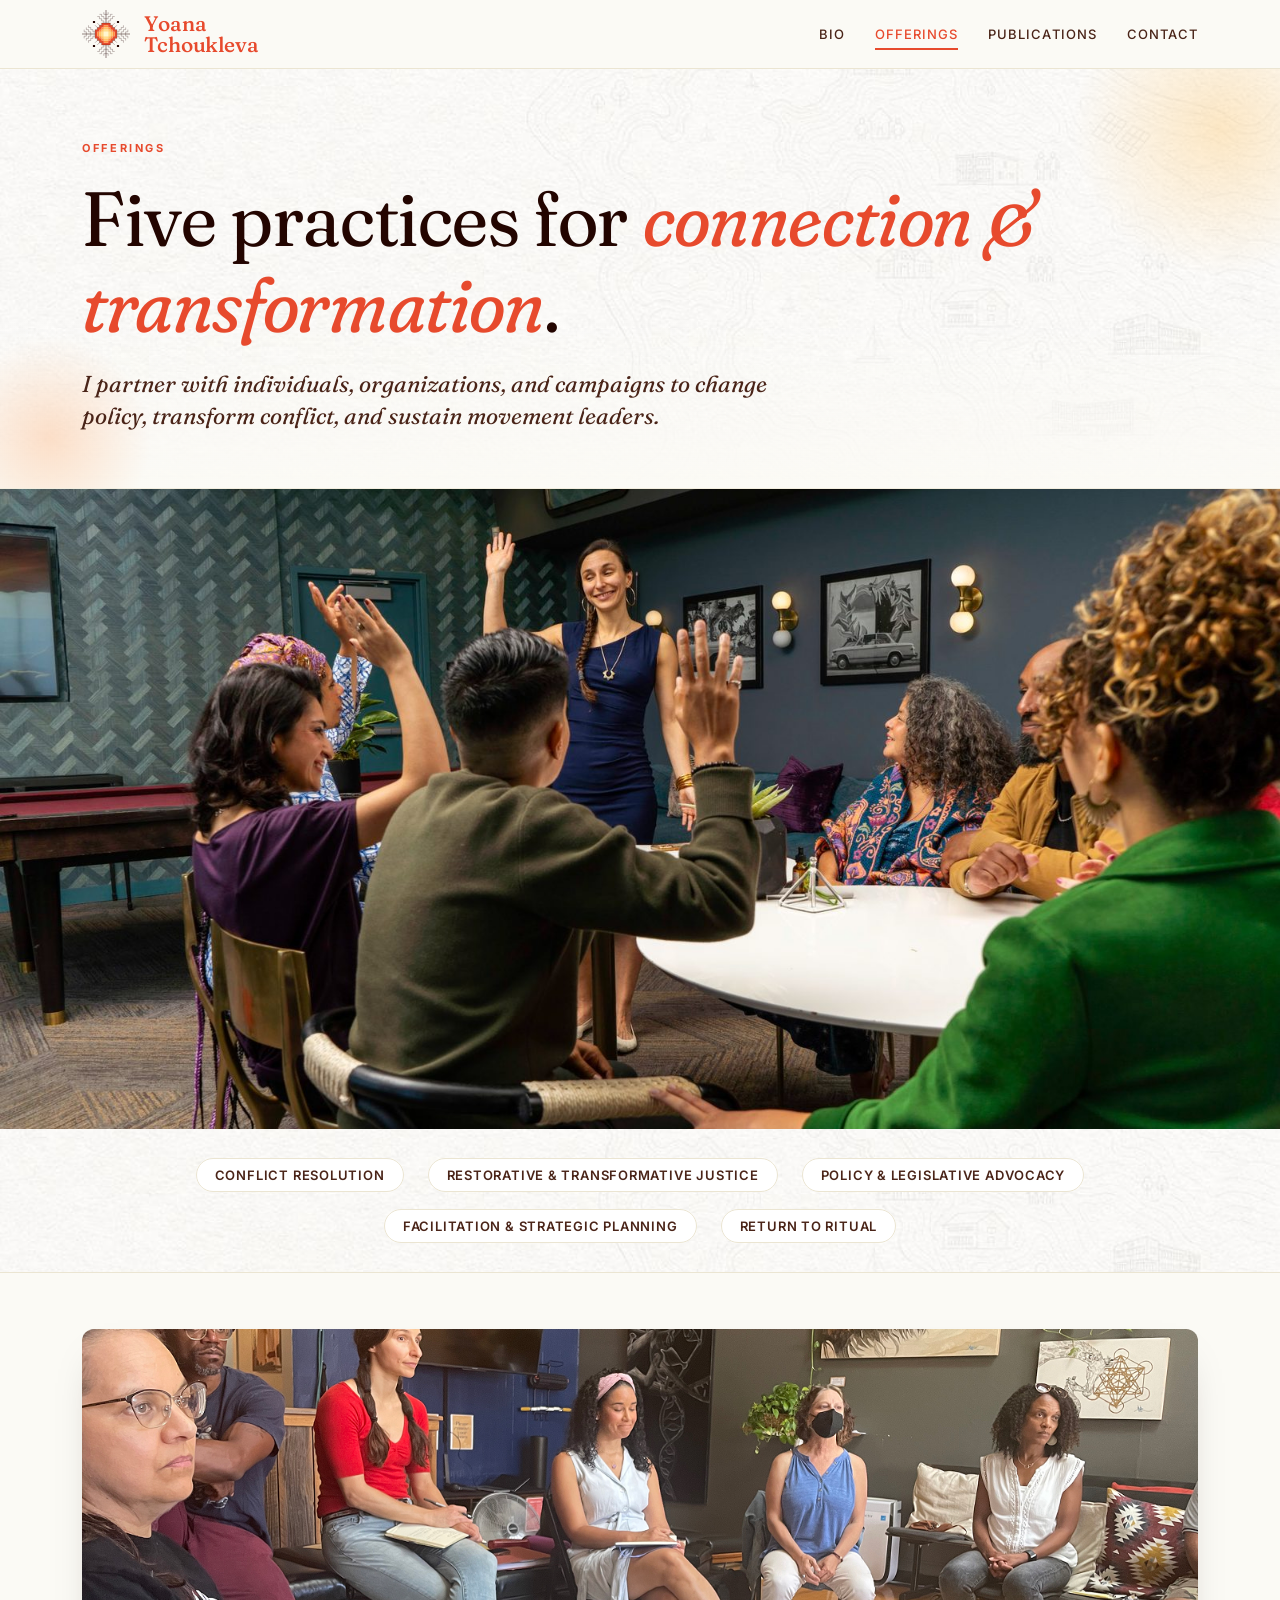
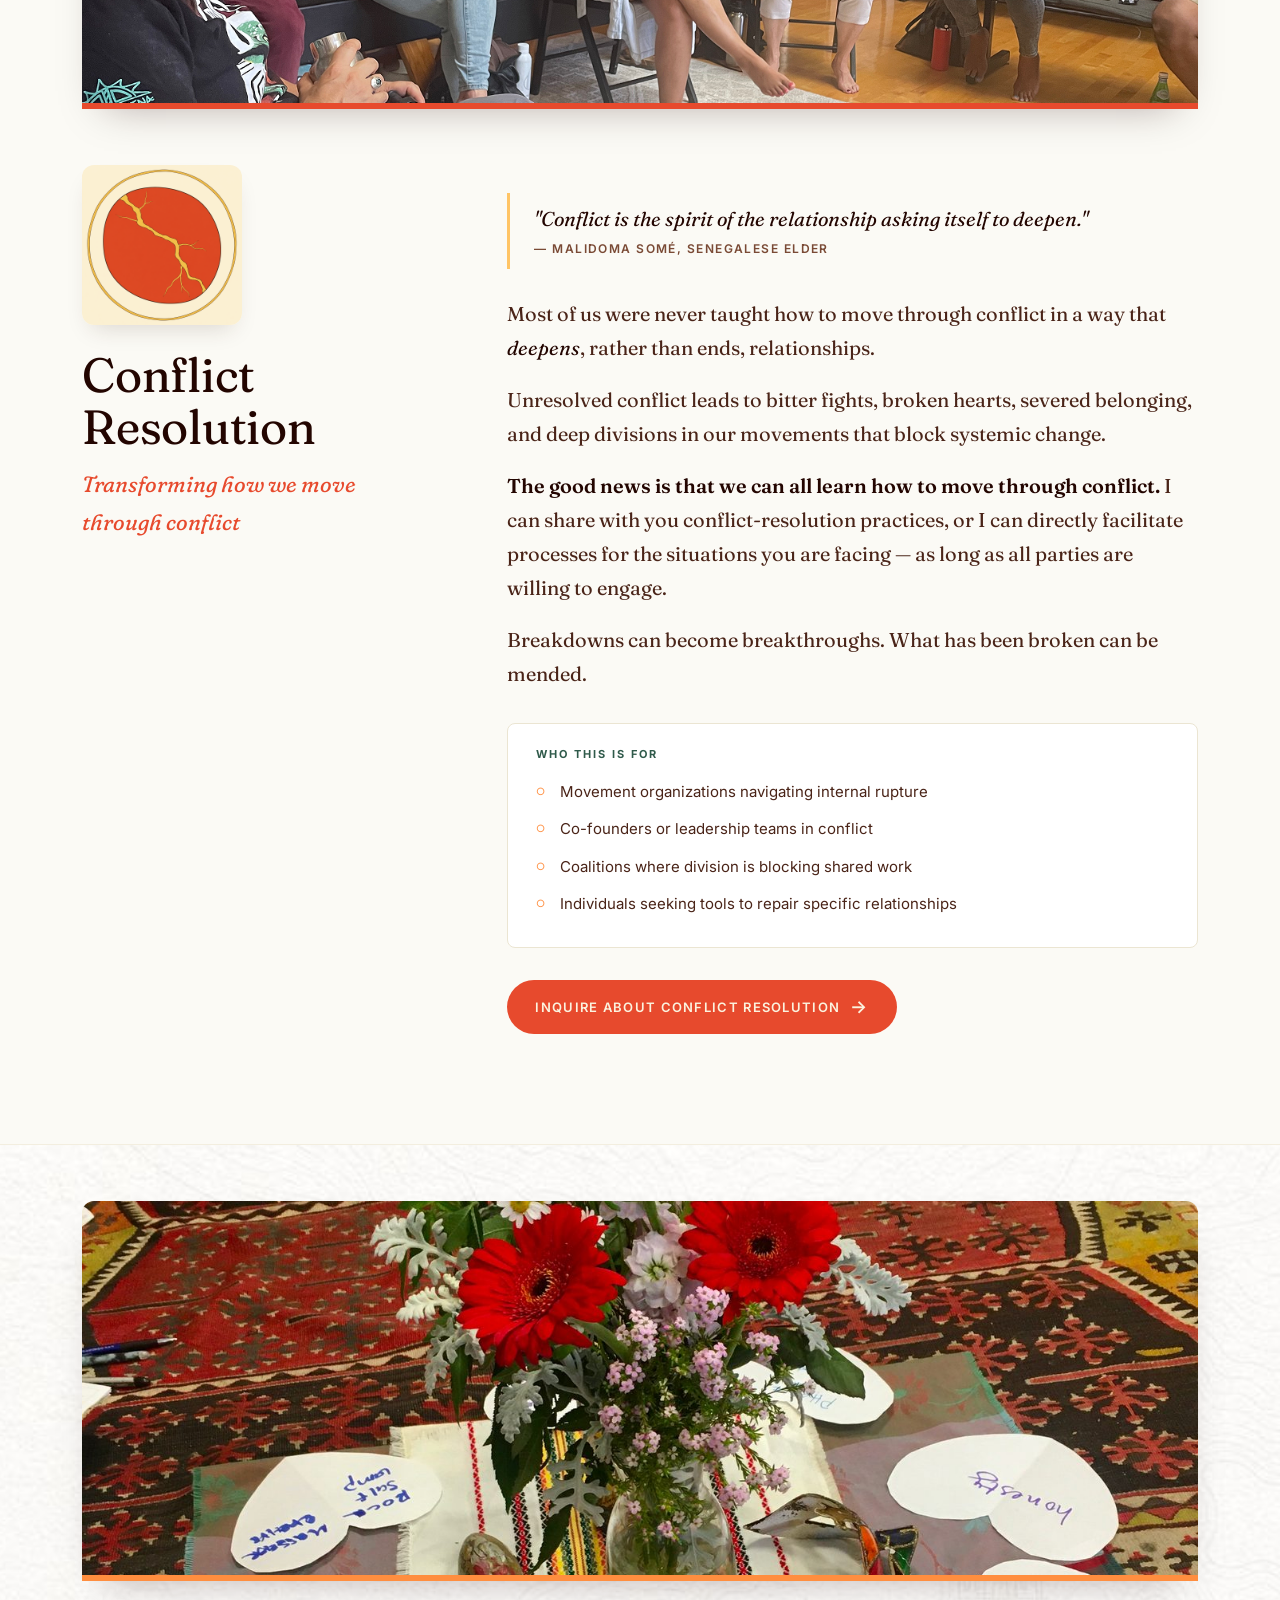
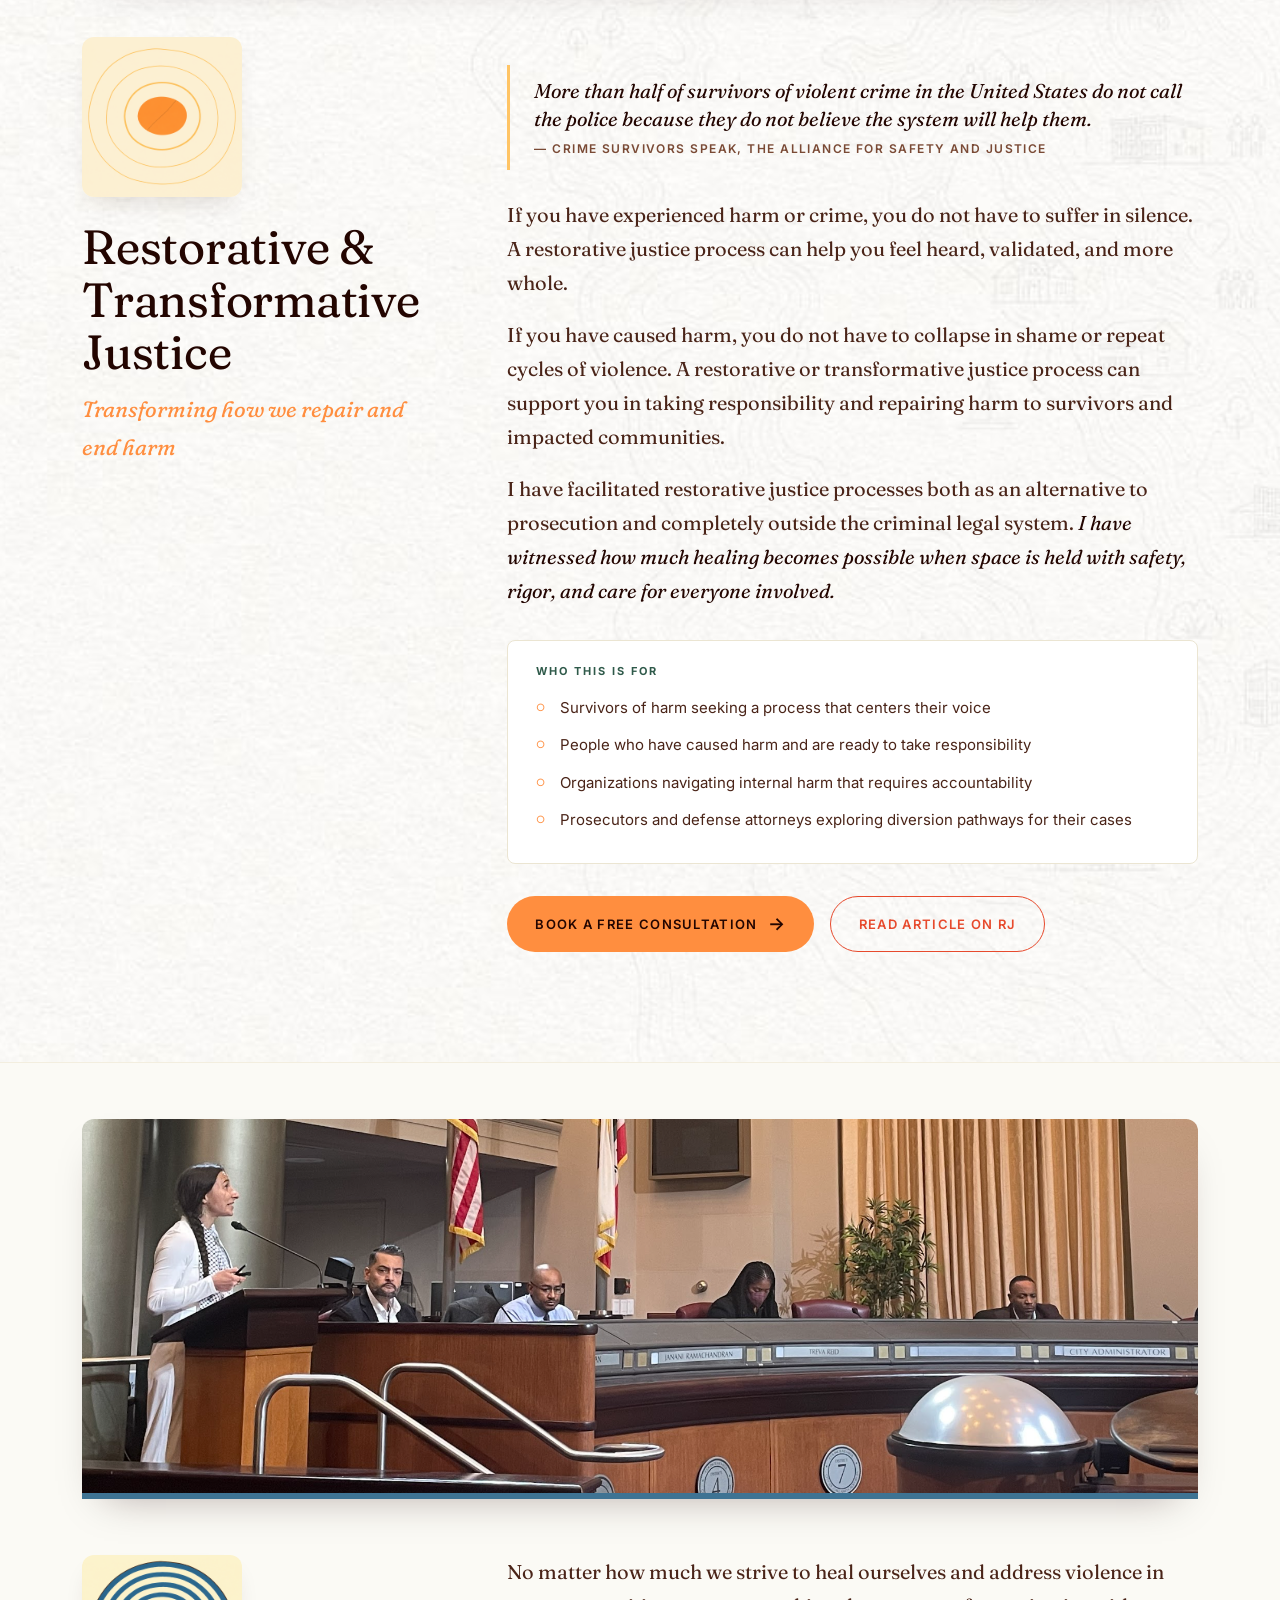
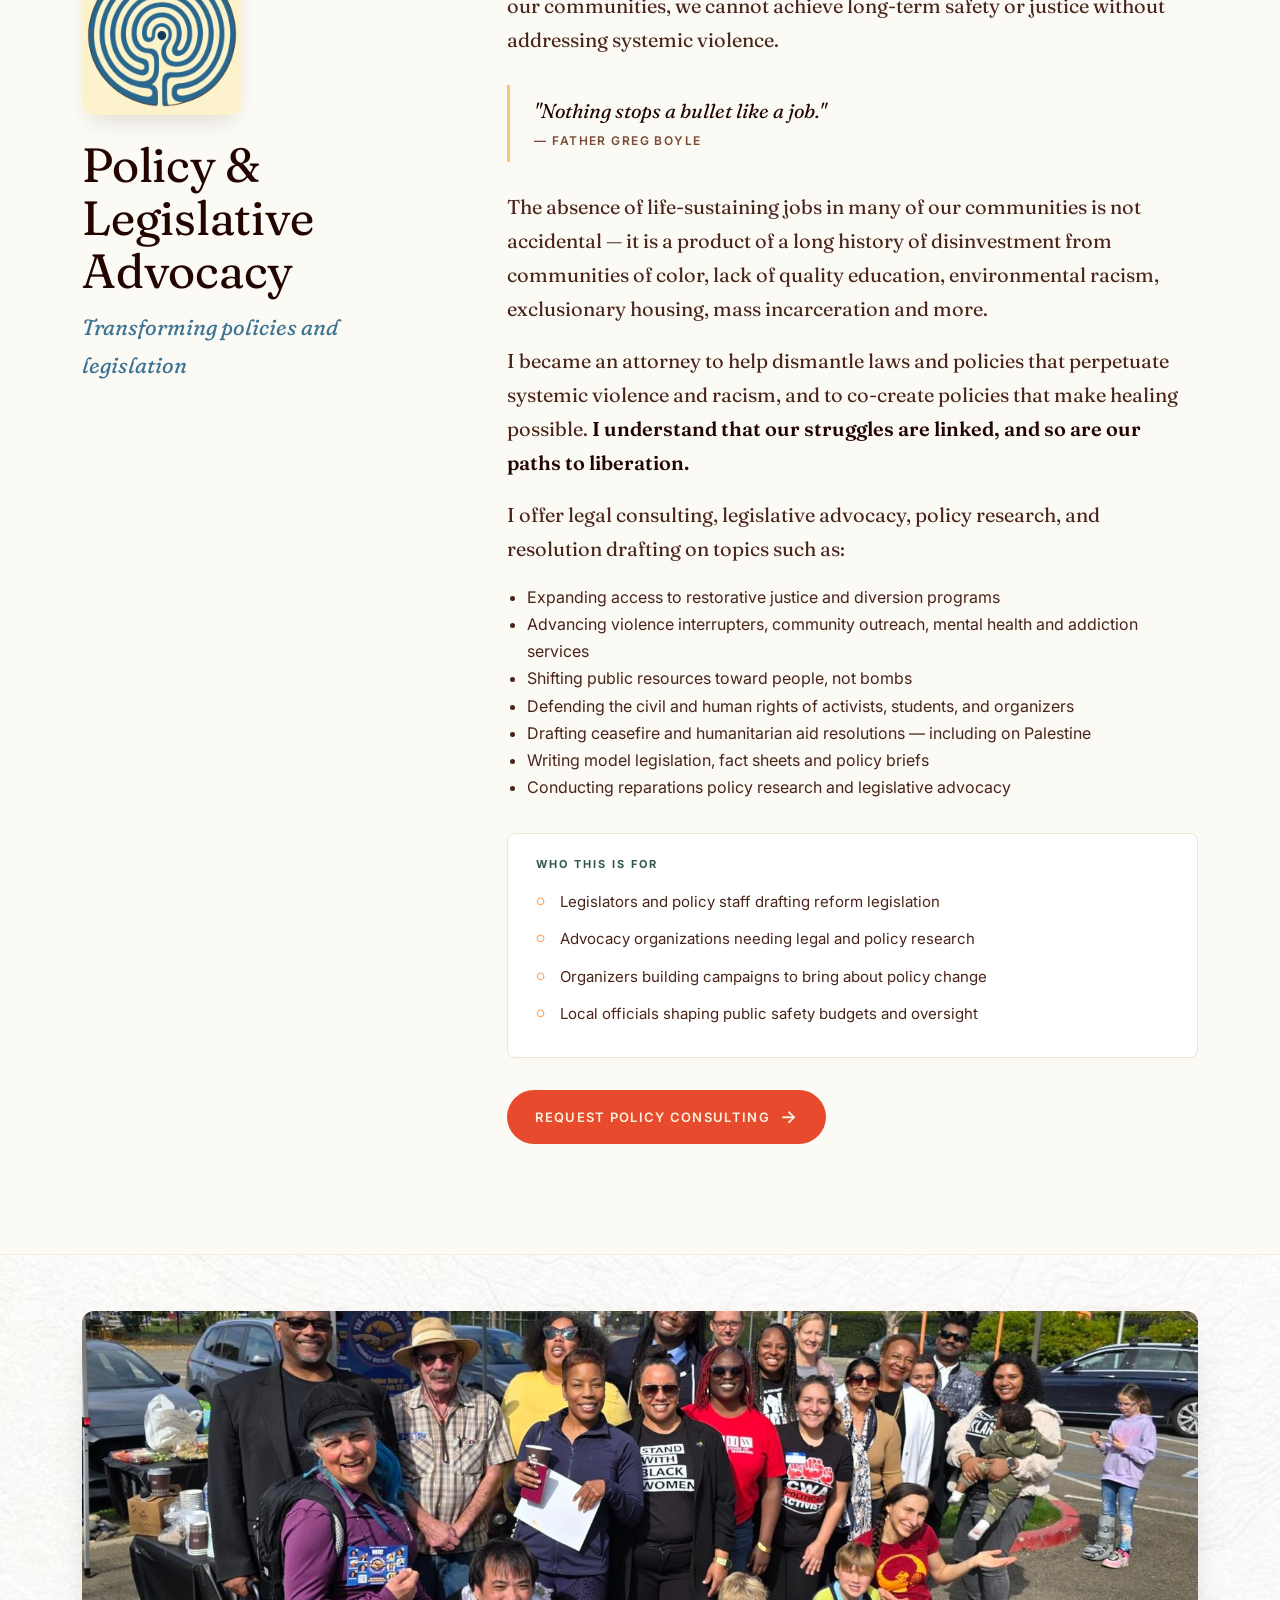
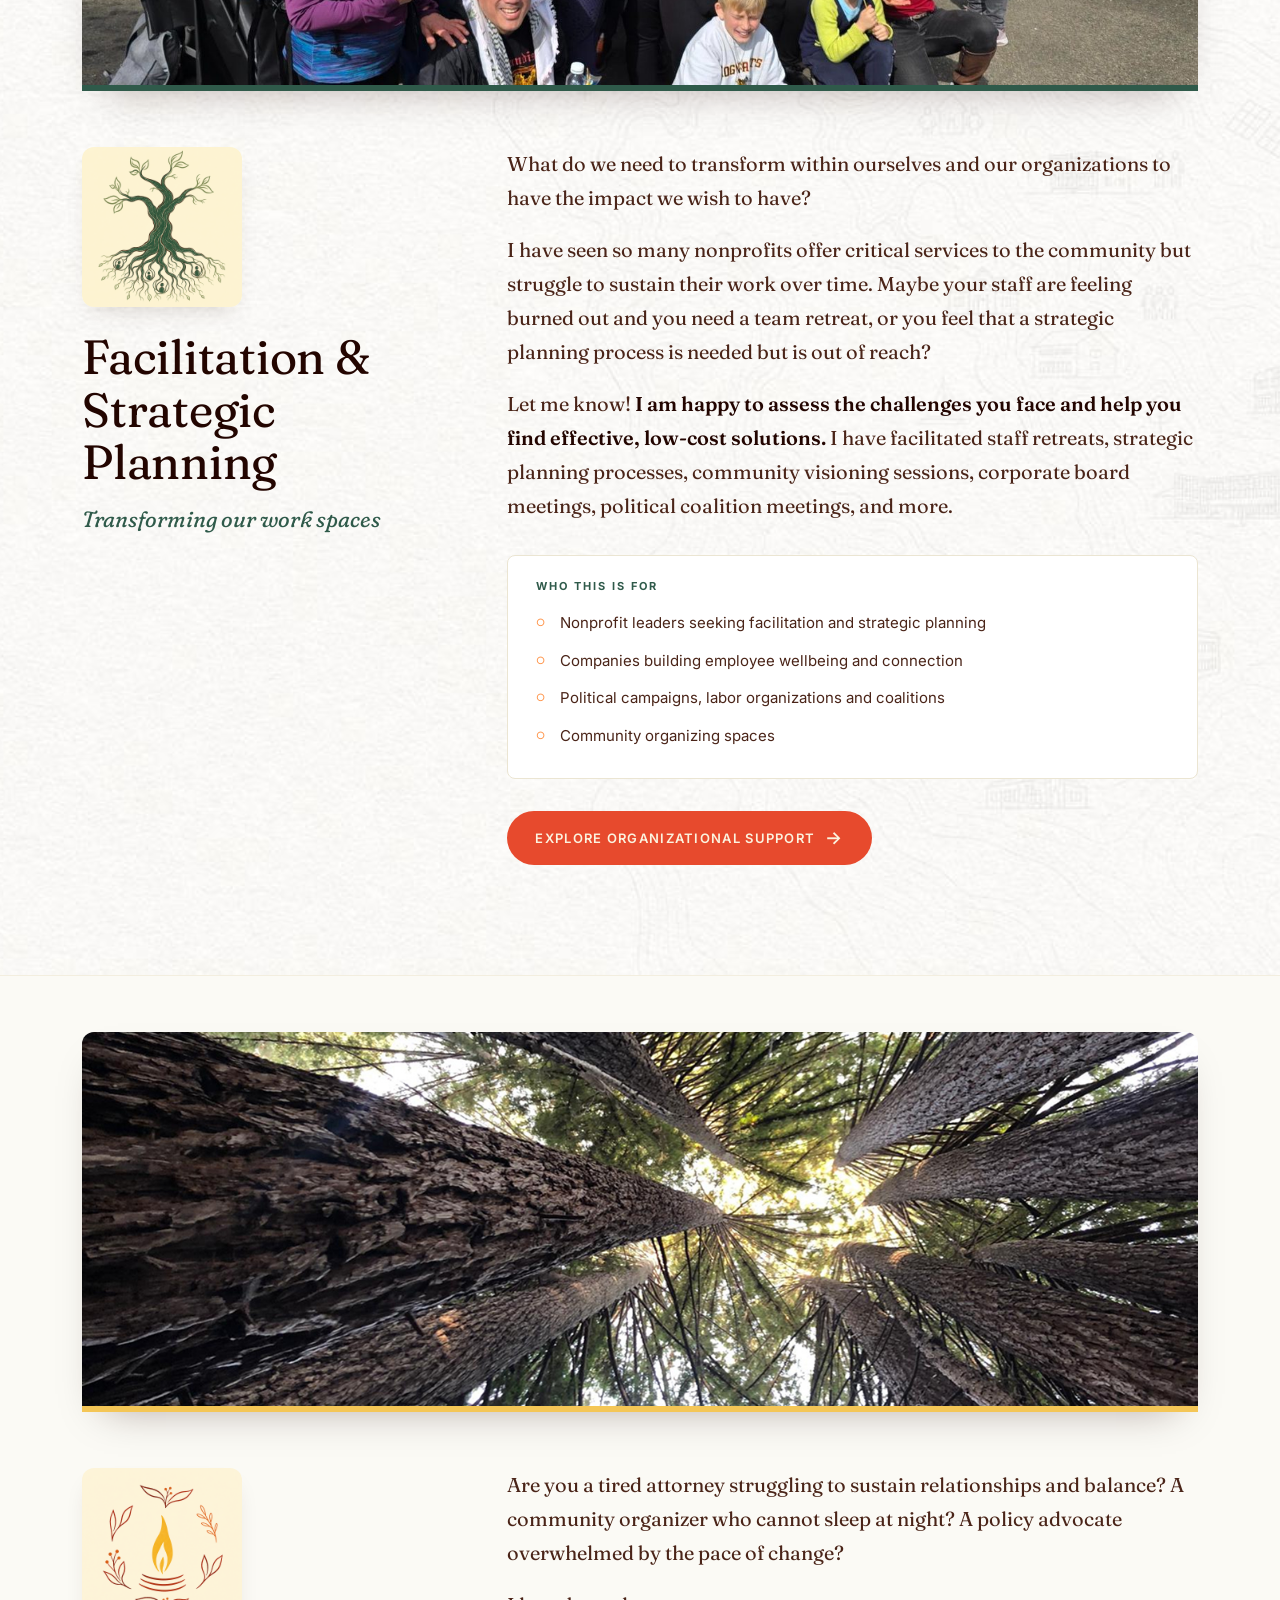
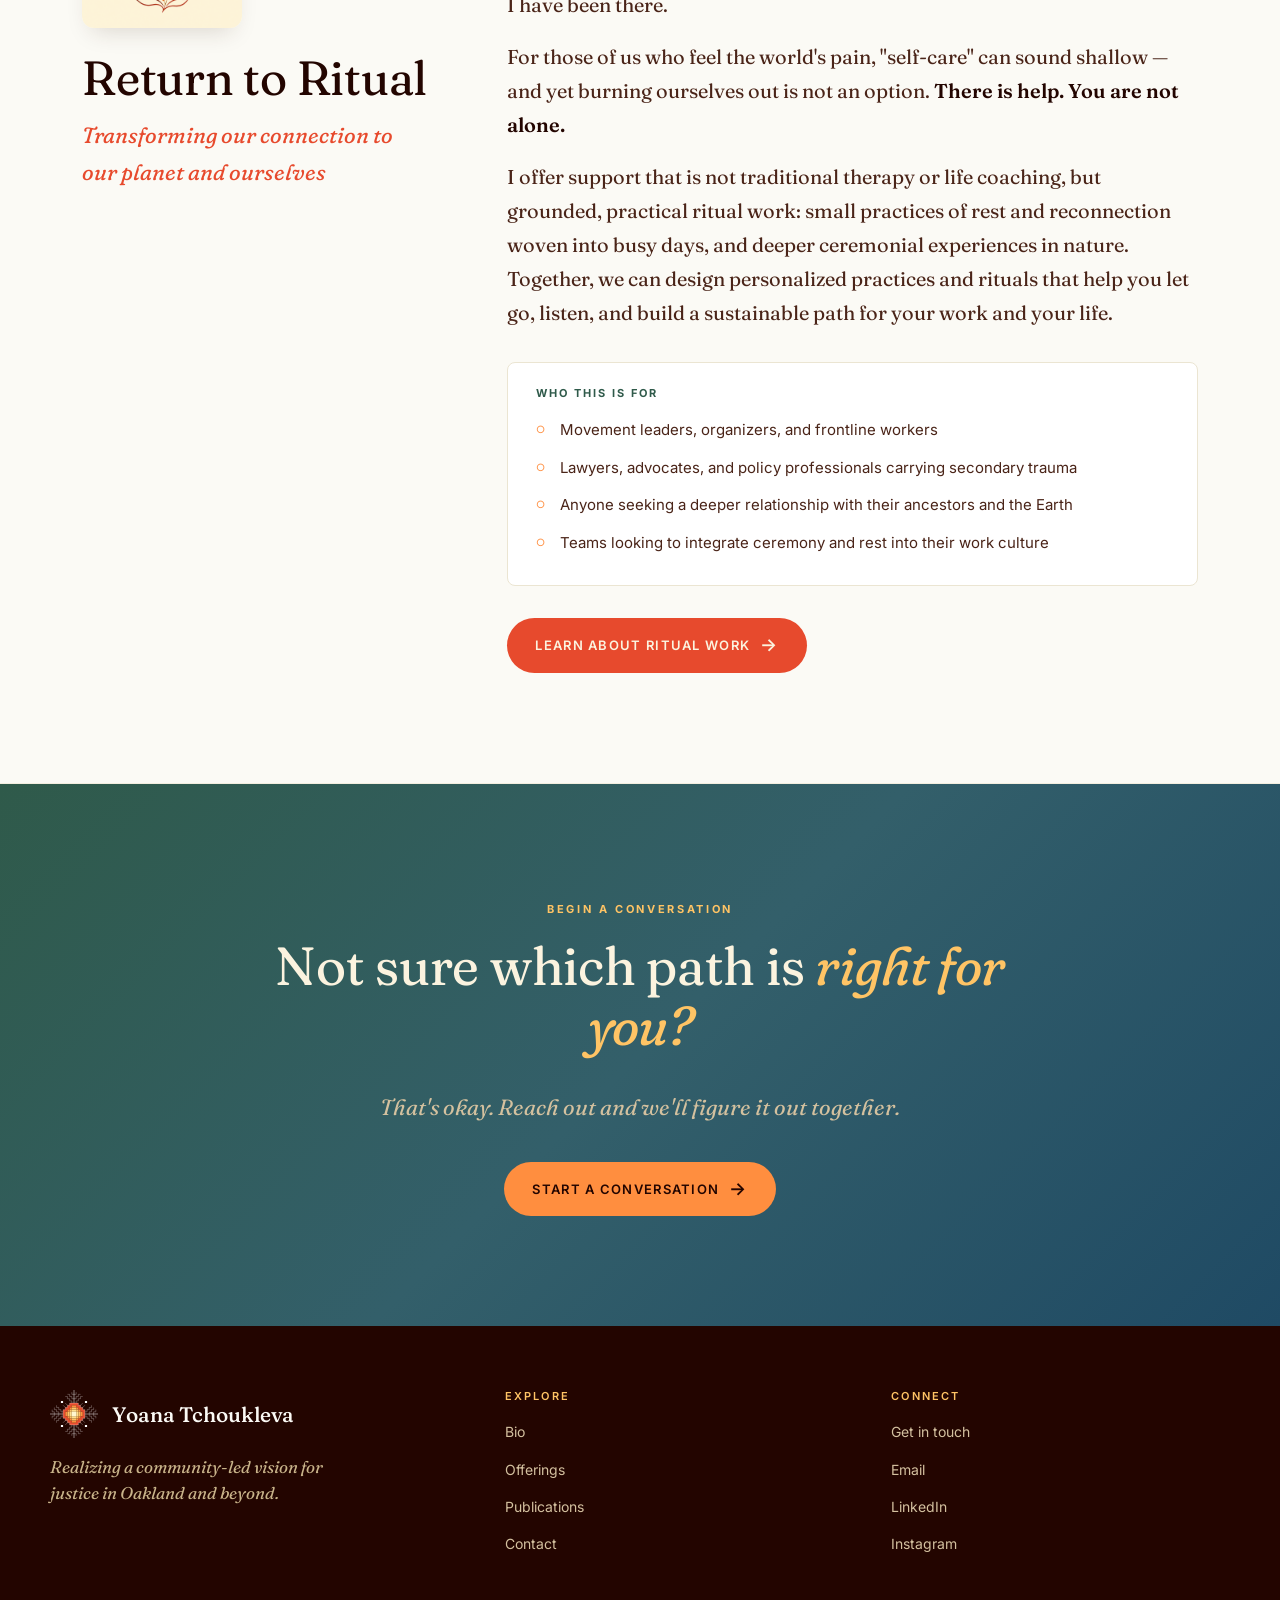
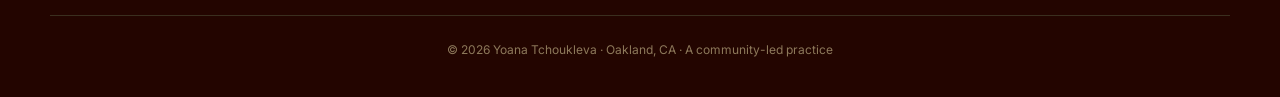
<file: offerings.html>
<!DOCTYPE html>
<html lang="en">
<head>
<meta charset="UTF-8" />
<meta name="viewport" content="width=device-width, initial-scale=1.0" />
<title>Offerings — Yoana Tchoukleva</title>
<link rel="preconnect" href="https://fonts.googleapis.com">
<link rel="preconnect" href="https://fonts.gstatic.com" crossorigin>
<link href="https://fonts.googleapis.com/css2?family=Fraunces:ital,opsz,wght,SOFT,WONK@0,9..144,300..700,0..100,0..1;1,9..144,300..700,0..100,0..1&family=Inter:wght@300;400;500;600;700&display=swap" rel="stylesheet">
<link rel="icon" type="image/svg+xml" href="logo-mark.svg">
<meta property="og:type" content="website" />
<meta property="og:site_name" content="Yoana Tchoukleva" />
<meta property="og:title" content="Offerings — Yoana Tchoukleva" />
<meta property="og:url" content="https://yoana.live/offerings.html" />
<meta property="og:image" content="https://yoana.live/assets/yoana-portrait-butterfly-book.jpg" />
<meta property="og:image:width" content="1055" />
<meta property="og:image:height" content="1600" />
<meta property="og:image:alt" content="Portrait of Yoana Tchoukleva" />
<meta name="twitter:card" content="summary_large_image" />
<meta name="twitter:image" content="https://yoana.live/assets/yoana-portrait-butterfly-book.jpg" />
<link rel="stylesheet" href="styles.css">
<style>
  /* anchor links offset so sticky nav doesn't cover them */
  section[id] { scroll-margin-top: 68px; }
  @media (max-width: 760px) {
    section[id] { scroll-margin-top: 145px; }
  }

  /* Index nav */
  .offerings-index {
    background: url('assets/texture.jpg') center/cover, var(--bg-warm);
    padding: 32px 0;
    border-bottom: 1px solid var(--line);
  }
  .index-nav {
    display: flex; gap: 24px; flex-wrap: wrap;
    justify-content: center;
    list-style: none;
  }
  .index-nav a {
    color: var(--ink-soft);
    font-size: 13px; font-weight: 600;
    letter-spacing: 0.06em;
    text-transform: uppercase;
    padding: 8px 18px;
    border-radius: 999px;
    border: 1px solid var(--line);
    background: #ffffff;
    transition: all .2s;
  }
  .index-nav a:hover { color: #fbf3df; background: var(--red); border-color: var(--red); }
  @media (max-width: 760px) {
    .index-nav a { font-size: 11px; padding-left: 13px; padding-right: 13px; }
  }

  /* Each offering section */
  .offering-section {
    padding: 56px 0 110px;
    border-bottom: 1px solid var(--line-soft);
  }
  .offering-section.alt { background: url('assets/texture.jpg') center/cover, var(--bg-warm); }
  /* General page banner (top of page) */
  .offerings-hero {
    width: 100%;
    height: 640px;
    background-size: cover;
    background-position: center;
  }
  @media (max-width: 720px) { .offerings-hero { height: 340px; } }

  /* Per-offering images — contained to the text-column width, color-coded */
  .offering-media {
    max-width: 1180px;
    margin: 0 auto 56px;
    padding: 0 32px;
  }
  .offering-image {
    width: 100%;
    height: 380px;
    background-size: cover;
    background-position: center;
    border-radius: 12px 12px 0 0;
    border-bottom: 6px solid var(--accent, var(--red));
    box-shadow: 0 18px 40px -22px rgba(35,5,0,0.35);
  }
  @media (max-width: 720px) {
    .offering-image { height: 240px; }
    .offering-media { margin-bottom: 40px; }
  }

  /* Offering accent colors — ties each image to its section */
  .offering-section.color-red    { --accent: var(--red); }
  .offering-section.color-sun    { --accent: var(--sun-deep); }
  .offering-section.color-green  { --accent: var(--green-deep); }
  .offering-section.color-bay    { --accent: var(--bay); }
  .offering-section.color-ritual { --accent: var(--gold); }
  .offering-section .container {
    display: grid;
    grid-template-columns: 1fr 2fr;
    gap: 80px;
    align-items: start;
  }
  @media (max-width: 860px) {
    .offering-section .container { grid-template-columns: 1fr; gap: 40px; }
  }
  .offering-side {
    position: sticky; top: 100px;
  }
  @media (max-width: 860px) {
    .offering-side { position: static; }
  }
  .offering-icon-large {
    width: 160px; height: 160px;
    margin-bottom: 24px;
    display: block;
    border-radius: 12px;
    box-shadow: 0 12px 24px -10px rgba(60,40,20,0.18);
  }

  .offering-section h2 {
    font-family: 'Fraunces', serif;
    font-size: clamp(34px, 4vw, 48px);
    font-weight: 400;
    margin-bottom: 12px;
    line-height: 1.1;
  }
  .offering-subtitle {
    font-family: 'Fraunces', serif;
    font-style: italic;
    font-size: 22px;
    color: var(--red);
    margin-bottom: 24px;
    font-variation-settings: "SOFT" 100;
  }
  .offering-section.color-sun .offering-subtitle { color: var(--sun-deep); }
  .offering-section.color-green .offering-subtitle { color: var(--green-deep); }
  .offering-section.color-bay .offering-subtitle { color: var(--bay); }

  .offering-body p {
    font-family: 'Fraunces', serif;
    font-size: 20px; color: var(--ink-soft); line-height: 1.7;
    margin-bottom: 18px;
  }
  .offering-body p strong { color: var(--ink); font-weight: 600; }
  .offering-body p em { font-style: italic; color: var(--ink); }

  .who-its-for {
    background: #ffffff;
    border: 1px solid var(--line);
    border-radius: 8px;
    padding: 24px 28px;
    margin: 32px 0;
  }
  .who-its-for h4 {
    font-family: 'Inter', sans-serif;
    font-size: 11px; letter-spacing: 0.18em; text-transform: uppercase;
    color: var(--green-deep); font-weight: 700;
    margin-bottom: 12px;
  }
  .who-its-for ul {
    list-style: none; padding: 0;
  }
  .who-its-for li {
    padding: 6px 0 6px 24px;
    position: relative;
    font-size: 15px;
    color: var(--ink-soft);
  }
  .who-its-for li::before {
    content: "○"; position: absolute; left: 0;
    color: var(--sun-deep);
    font-size: 10px; top: 10px;
  }

  blockquote.callout {
    border-left: 3px solid var(--sun);
    padding: 12px 0 12px 24px;
    margin: 28px 0;
    font-family: 'Fraunces', serif;
    font-style: italic;
    font-size: 20px;
    color: var(--ink);
    line-height: 1.4;
  }
  blockquote.callout cite {
    display: block;
    font-family: 'Inter', sans-serif;
    font-style: normal;
    font-size: 12px;
    letter-spacing: 0.12em;
    text-transform: uppercase;
    color: var(--ink-mute);
    margin-top: 8px;
    font-weight: 600;
  }

  .offering-cta-row {
    margin-top: 32px;
    display: flex; gap: 16px; flex-wrap: wrap;
  }
</style>
</head>
<body>

<!-- NAV -->
<nav class="nav">
  <div class="nav-inner">
    <a href="index.html" class="logo logo-full">
      <span class="logo-mark"><img src="logo-mark.svg" alt="" /></span>
      <span class="logo-name"><span>Yoana</span><span>Tchoukleva</span></span>
    </a>
    <ul class="nav-tabs">
      <li><a href="bio.html">Bio</a></li>
      <li><a href="offerings.html" class="active">Offerings</a></li>
      <li><a href="publications.html">Publications</a></li>
      <li><a href="contact.html">Contact</a></li>
    </ul>
  </div>
</nav>

<!-- PAGE HEADER -->
<header class="page-header">
  <div class="container">
    <div class="section-eyebrow">Offerings</div>
    <h1>Five practices for <em>connection &amp; transformation</em>.</h1>
    <p class="lede">I partner with individuals, organizations, and campaigns to change policy, transform conflict, and sustain movement leaders.</p>
  </div>
</header>

<!-- GENERAL PAGE BANNER -->
<div class="offerings-hero" style="background-image: url('assets/yoana-facilitating-dialogue.jpg'); background-position: center 30%;" aria-label="Yoana facilitating"></div>

<!-- INDEX NAV -->
<div class="offerings-index">
  <div class="container">
    <ul class="index-nav">
      <li><a href="#conflict">Conflict Resolution</a></li>
      <li><a href="#rj">Restorative &amp; Transformative Justice</a></li>
      <li><a href="#policy">Policy &amp; Legislative Advocacy</a></li>
      <li><a href="#campaigns">Facilitation &amp; Strategic Planning</a></li>
      <li><a href="#ritual">Return to Ritual</a></li>
    </ul>
  </div>
</div>

<!-- ============ CONFLICT RESOLUTION ============ -->
<section class="offering-section color-red" id="conflict">
  <div class="offering-media">
    <div class="offering-image" style="background-image: url('assets/conflict-resolution.jpg'); background-position: center;"></div>
  </div>
  <div class="container">
    <div class="offering-side">
      <img class="offering-icon-large" src="assets/icons/01-conflict-resolution.png" alt="" />
      <h2>Conflict Resolution</h2>
      <p class="offering-subtitle">Transforming how we move through conflict</p>
    </div>
    <div class="offering-body">
      <blockquote class="callout">
        "Conflict is the spirit of the relationship asking itself to deepen."
        <cite>— Malidoma Somé, Senegalese Elder</cite>
      </blockquote>

      <p>Most of us were never taught how to move through conflict in a way that <em>deepens</em>, rather than ends, relationships.</p>

      <p>Unresolved conflict leads to bitter fights, broken hearts, severed belonging, and deep divisions in our movements that block systemic change.</p>

      <p><strong>The good news is that we can all learn how to move through conflict.</strong> I can share with you conflict-resolution practices, or I can directly facilitate processes for the situations you are facing — as long as all parties are willing to engage.</p>

      <p>Breakdowns can become breakthroughs. What has been broken can be mended.</p>

      <div class="who-its-for">
        <h4>Who this is for</h4>
        <ul>
          <li>Movement organizations navigating internal rupture</li>
          <li>Co-founders or leadership teams in conflict</li>
          <li>Coalitions where division is blocking shared work</li>
          <li>Individuals seeking tools to repair specific relationships</li>
        </ul>
      </div>

      <div class="offering-cta-row">
        <a href="contact.html?subject=Conflict%20Resolution" class="btn">Inquire about conflict resolution <span class="btn-arrow">→</span></a>
      </div>
    </div>
  </div>
</section>

<!-- ============ RJ / TJ ============ -->
<section class="offering-section alt color-sun" id="rj">
  <div class="offering-media">
    <div class="offering-image" style="background-image: url('assets/RJTJ.jpg'); background-position: center 30%;"></div>
  </div>
  <div class="container">
    <div class="offering-side">
      <img class="offering-icon-large" src="assets/icons/02-restorative-justice.png" alt="" />
      <h2>Restorative &amp; Transformative Justice</h2>
      <p class="offering-subtitle">Transforming how we repair and end harm</p>
    </div>
    <div class="offering-body">
      <blockquote class="callout">
        More than half of survivors of violent crime in the United States do not call the police because they do not believe the system will help them.
        <cite>— Crime Survivors Speak, The Alliance for Safety and Justice</cite>
      </blockquote>

      <p>If you have experienced harm or crime, you do not have to suffer in silence. A restorative justice process can help you feel heard, validated, and more whole.</p>

      <p>If you have caused harm, you do not have to collapse in shame or repeat cycles of violence. A restorative or transformative justice process can support you in taking responsibility and repairing harm to survivors and impacted communities.</p>

      <p>I have facilitated restorative justice processes both as an alternative to prosecution and completely outside the criminal legal system. <em>I have witnessed how much healing becomes possible when space is held with safety, rigor, and care for everyone involved.</em></p>

      <div class="who-its-for">
        <h4>Who this is for</h4>
        <ul>
          <li>Survivors of harm seeking a process that centers their voice</li>
          <li>People who have caused harm and are ready to take responsibility</li>
          <li>Organizations navigating internal harm that requires accountability</li>
          <li>Prosecutors and defense attorneys exploring diversion pathways for their cases</li>
        </ul>
      </div>

      <div class="offering-cta-row">
        <a href="contact.html?subject=Restorative%20Justice" class="btn btn-sun">Book a free consultation <span class="btn-arrow">→</span></a>
        <a href="publications.html" class="btn btn-outline">Read article on RJ</a>
      </div>
    </div>
  </div>
</section>

<!-- ============ POLICY ============ -->
<section class="offering-section color-bay" id="policy">
  <div class="offering-media">
    <div class="offering-image" style="background-image: url('assets/policy-commission.png'); background-position: center;"></div>
  </div>
  <div class="container">
    <div class="offering-side">
      <img class="offering-icon-large" src="assets/icons/04-political-campaigning.png" alt="" />
      <h2>Policy &amp; Legislative Advocacy</h2>
      <p class="offering-subtitle">Transforming policies and legislation</p>
    </div>
    <div class="offering-body">
      <p>No matter how much we strive to heal ourselves and address violence in our communities, we cannot achieve long-term safety or justice without addressing systemic violence.</p>

      <blockquote class="callout">
        "Nothing stops a bullet like a job."
        <cite>— Father Greg Boyle</cite>
      </blockquote>

      <p>The absence of life-sustaining jobs in many of our communities is not accidental — it is a product of a long history of disinvestment from communities of color, lack of quality education, environmental racism, exclusionary housing, mass incarceration and more.</p>

      <p>I became an attorney to help dismantle laws and policies that perpetuate systemic violence and racism, and to co-create policies that make healing possible. <strong>I understand that our struggles are linked, and so are our paths to liberation.</strong></p>

      <p>I offer legal consulting, legislative advocacy, policy research, and resolution drafting on topics such as:</p>
      <ul style="padding-left: 20px; color: var(--ink-soft); line-height: 1.7; margin-bottom: 20px;">
        <li>Expanding access to restorative justice and diversion programs</li>
        <li>Advancing violence interrupters, community outreach, mental health and addiction services</li>
        <li>Shifting public resources toward people, not bombs</li>
        <li>Defending the civil and human rights of activists, students, and organizers</li>
        <li>Drafting ceasefire and humanitarian aid resolutions — including on Palestine</li>
        <li>Writing model legislation, fact sheets and policy briefs</li>
        <li>Conducting reparations policy research and legislative advocacy</li>
      </ul>

      <div class="who-its-for">
        <h4>Who this is for</h4>
        <ul>
          <li>Legislators and policy staff drafting reform legislation</li>
          <li>Advocacy organizations needing legal and policy research</li>
          <li>Organizers building campaigns to bring about policy change</li>
          <li>Local officials shaping public safety budgets and oversight</li>
        </ul>
      </div>

      <div class="offering-cta-row">
        <a href="contact.html?subject=Policy%20Consulting" class="btn">Request policy consulting <span class="btn-arrow">→</span></a>
      </div>
    </div>
  </div>
</section>

<!-- ============ CAMPAIGNS ============ -->
<section class="offering-section alt color-green" id="campaigns">
  <div class="offering-media">
    <div class="offering-image" style="background-image: url('assets/community-vote-event.jpg'); background-position: center 40%;"></div>
  </div>
  <div class="container">
    <div class="offering-side">
      <img class="offering-icon-large" src="assets/icons/03-policy-advocacy.png" alt="" />
      <h2>Facilitation &amp; Strategic Planning</h2>
      <p class="offering-subtitle">Transforming our work spaces</p>
    </div>
    <div class="offering-body">
      <p>What do we need to transform within ourselves and our organizations to have the impact we wish to have?</p>

      <p>I have seen so many nonprofits offer critical services to the community but struggle to sustain their work over time. Maybe your staff are feeling burned out and you need a team retreat, or you feel that a strategic planning process is needed but is out of reach?</p>

      <p>Let me know! <strong>I am happy to assess the challenges you face and help you find effective, low-cost solutions.</strong> I have facilitated staff retreats, strategic planning processes, community visioning sessions, corporate board meetings, political coalition meetings, and more.</p>

      <div class="who-its-for">
        <h4>Who this is for</h4>
        <ul>
          <li>Nonprofit leaders seeking facilitation and strategic planning</li>
          <li>Companies building employee wellbeing and connection</li>
          <li>Political campaigns, labor organizations and coalitions</li>
          <li>Community organizing spaces</li>
        </ul>
      </div>

      <div class="offering-cta-row">
        <a href="contact.html?subject=Organizational%20Support" class="btn">Explore organizational support <span class="btn-arrow">→</span></a>
      </div>
    </div>
  </div>
</section>

<!-- ============ RITUAL ============ -->
<section class="offering-section color-ritual" id="ritual">
  <div class="offering-media">
    <div class="offering-image" style="background-image: url('assets/ritual-redwoods.jpg'); background-position: center;"></div>
  </div>
  <div class="container">
    <div class="offering-side">
      <img class="offering-icon-large" src="assets/icons/05-return-to-ritual.png" alt="" />
      <h2>Return to Ritual</h2>
      <p class="offering-subtitle">Transforming our connection to our planet and ourselves</p>
    </div>
    <div class="offering-body">
      <p>Are you a tired attorney struggling to sustain relationships and balance? A community organizer who cannot sleep at night? A policy advocate overwhelmed by the pace of change?</p>

      <p>I have been there.</p>

      <p>For those of us who feel the world's pain, "self-care" can sound shallow — and yet burning ourselves out is not an option. <strong>There is help. You are not alone.</strong></p>

      <p>I offer support that is not traditional therapy or life coaching, but grounded, practical ritual work: small practices of rest and reconnection woven into busy days, and deeper ceremonial experiences in nature. Together, we can design personalized practices and rituals that help you let go, listen, and build a sustainable path for your work and your life.</p>

      <div class="who-its-for">
        <h4>Who this is for</h4>
        <ul>
          <li>Movement leaders, organizers, and frontline workers</li>
          <li>Lawyers, advocates, and policy professionals carrying secondary trauma</li>
          <li>Anyone seeking a deeper relationship with their ancestors and the Earth</li>
          <li>Teams looking to integrate ceremony and rest into their work culture</li>
        </ul>
      </div>

      <div class="offering-cta-row">
        <a href="contact.html?subject=Ritual%20Work" class="btn">Learn about ritual work <span class="btn-arrow">→</span></a>
      </div>
    </div>
  </div>
</section>

<!-- ============ CTA ============ -->
<section style="padding: 110px 0; background: linear-gradient(135deg, var(--green-deep) 0%, #335f6a 50%, var(--bay-deep) 100%); color: #fbf3df; text-align: center;">
  <div class="container">
    <div class="narrow">
      <div class="section-eyebrow" style="color: var(--sun);">Begin a conversation</div>
      <h2 class="section-title" style="color: #fbf3df;">Not sure which path is <em style="color: var(--sun); font-variation-settings: 'SOFT' 100;">right for you?</em></h2>
      <p style="font-family: 'Fraunces', serif; font-size: 22px; color: #d4c19f; font-style: italic; margin-bottom: 36px;">That's okay. Reach out and we'll figure it out together.</p>
      <a href="contact.html" class="btn btn-sun">Start a conversation <span class="btn-arrow">→</span></a>
    </div>
  </div>
</section>

<!-- FOOTER -->
<footer>
  <div class="footer-inner">
    <div>
      <a href="index.html" class="logo">
        <span class="logo-mark"><img src="logo-mark-light.svg" alt="" /></span>
        <span class="logo-name">Yoana Tchoukleva</span>
      </a>
      <p class="footer-blurb">Realizing a community-led vision for justice in Oakland and beyond.</p>
    </div>
    <div class="footer-col">
      <h4>Explore</h4>
      <ul>
        <li><a href="bio.html">Bio</a></li>
        <li><a href="offerings.html">Offerings</a></li>
        <li><a href="publications.html">Publications</a></li>
        <li><a href="contact.html">Contact</a></li>
      </ul>
    </div>
    <div class="footer-col">
      <h4>Connect</h4>
      <ul>
        <li><a href="contact.html">Get in touch</a></li>
        <li><a href="mailto:Yoana.Tchoukleva@gmail.com">Email</a></li>
        <li><a href="https://www.linkedin.com/in/ioanatchoukleva/" target="_blank" rel="noopener">LinkedIn</a></li>
        <li><a href="https://www.instagram.com/yoana.tch/" target="_blank" rel="noopener">Instagram</a></li>
      </ul>
    </div>
  </div>
  <div class="copyright">© <span class="cr-year">2026</span> Yoana Tchoukleva · Oakland, CA · A community-led practice</div>
</footer>

<script>document.querySelectorAll('.cr-year').forEach(function(el){el.textContent=new Date().getFullYear();});</script>

</body>
</html>
</file>
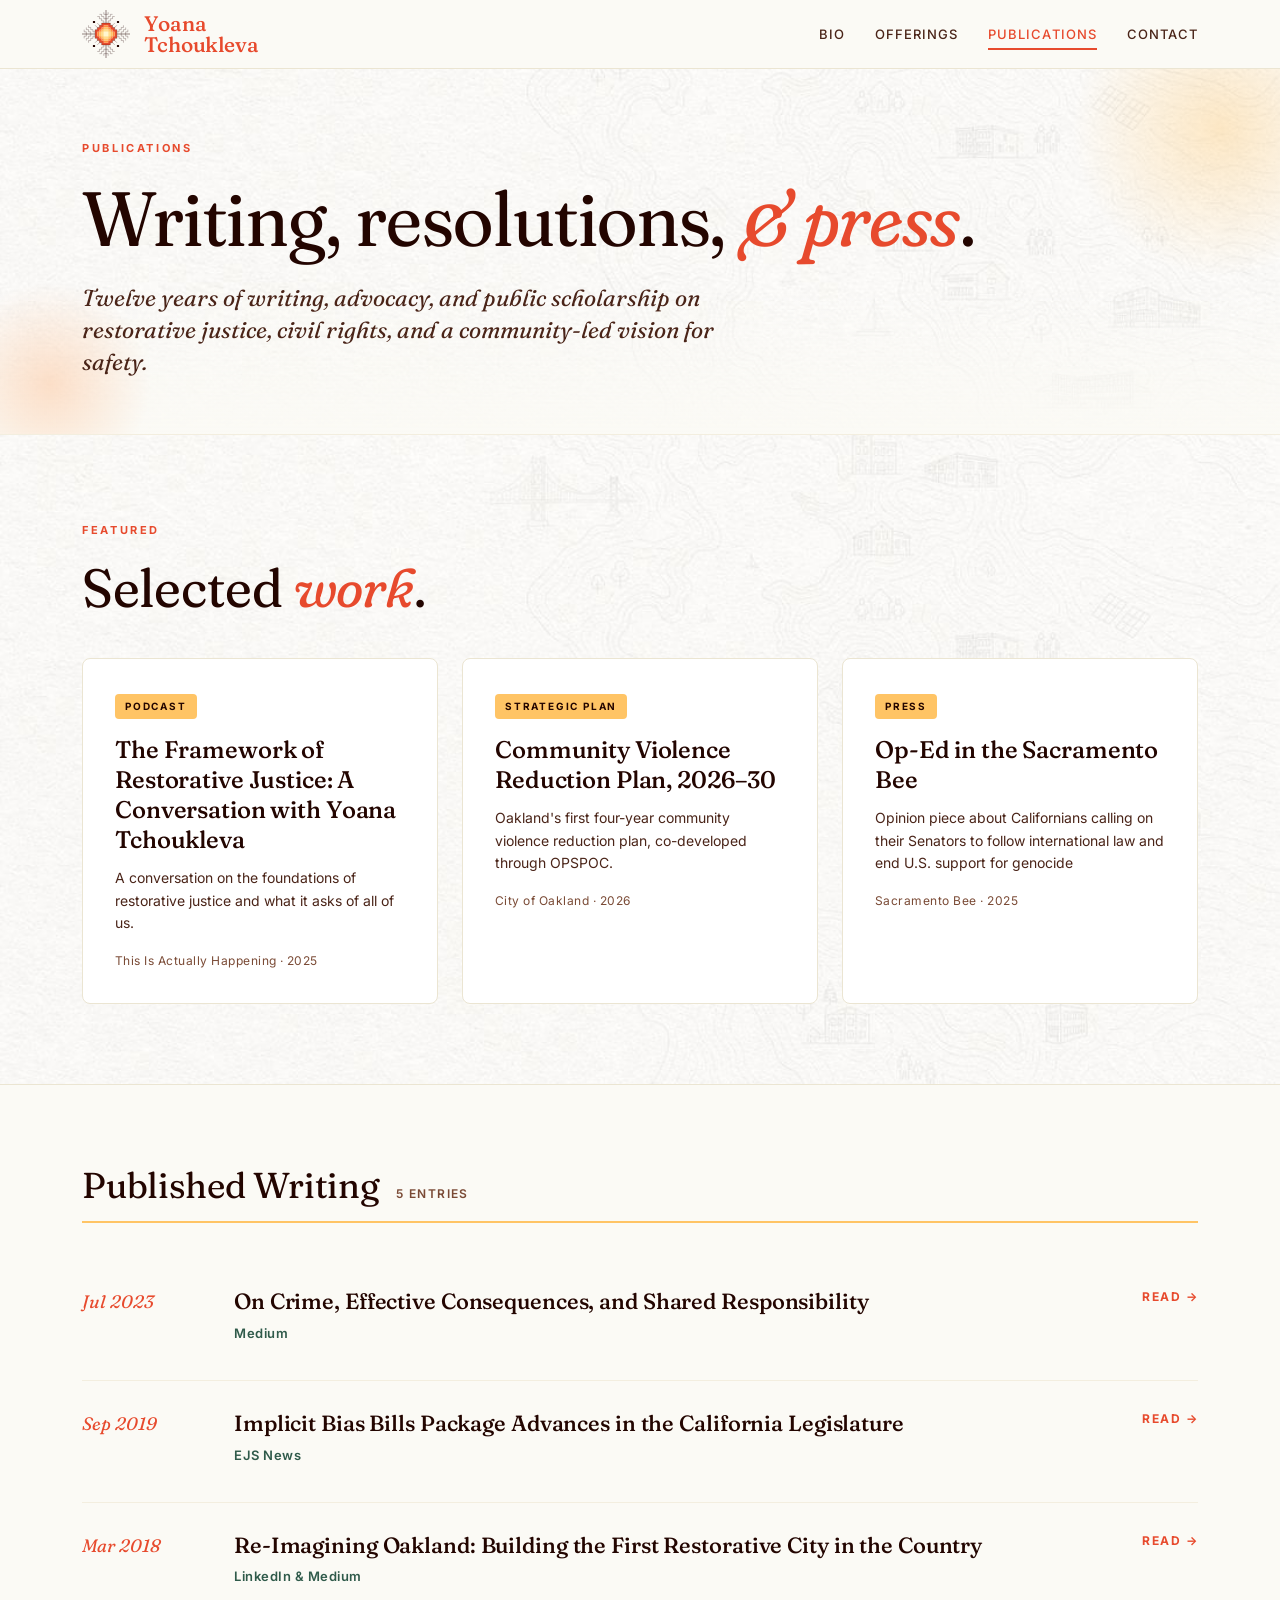
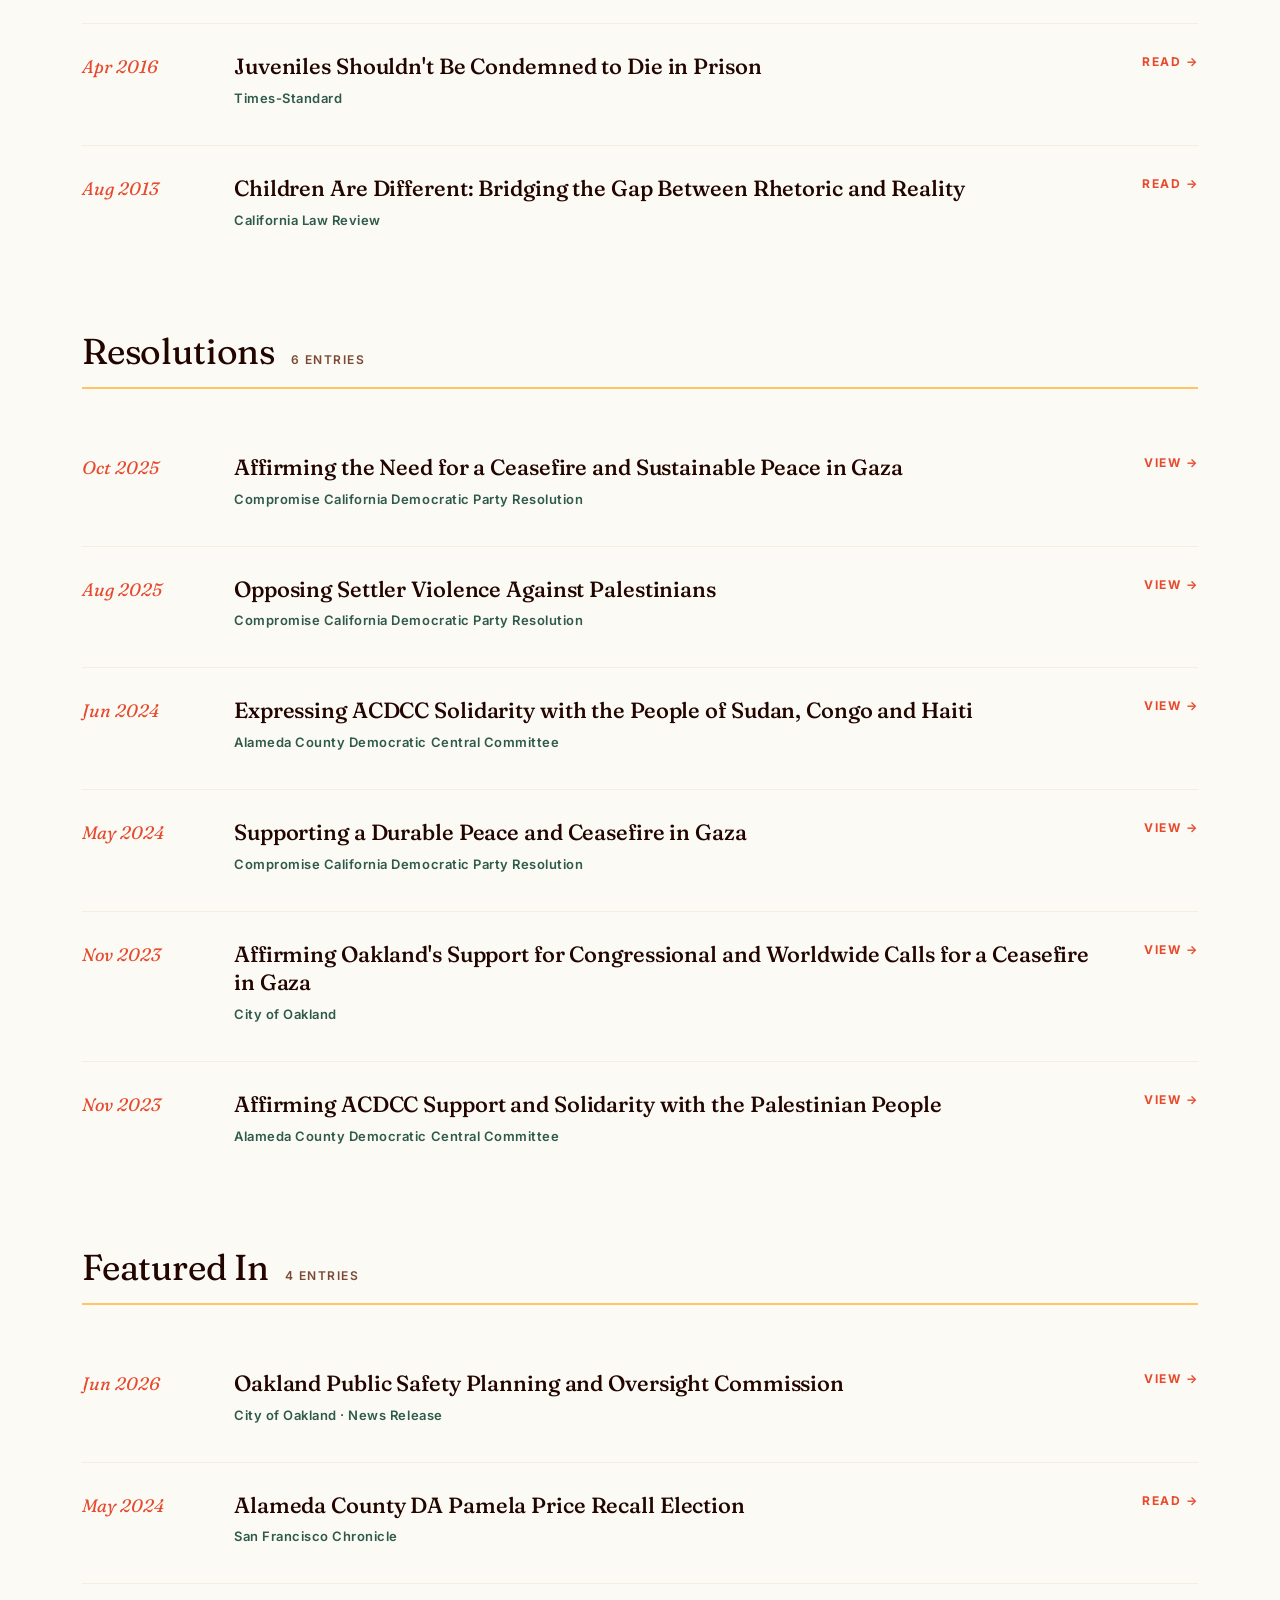
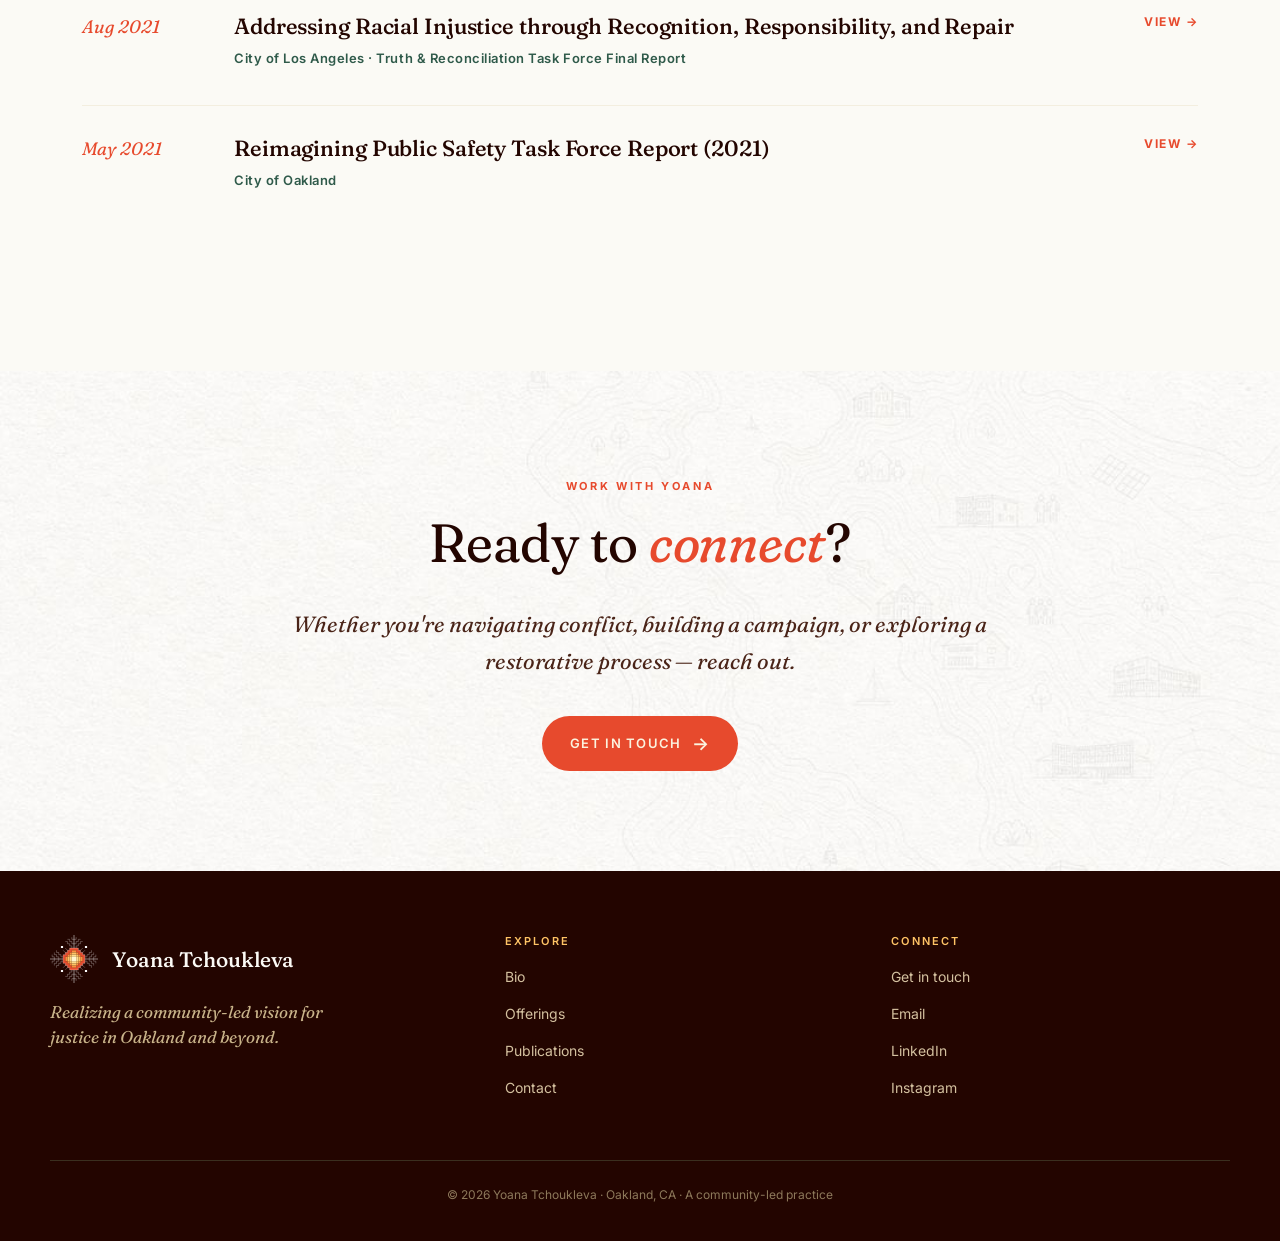
<file: publications.html>
<!DOCTYPE html>
<html lang="en">
<head>
<meta charset="UTF-8" />
<meta name="viewport" content="width=device-width, initial-scale=1.0" />
<title>Publications — Yoana Tchoukleva</title>
<link rel="preconnect" href="https://fonts.googleapis.com">
<link rel="preconnect" href="https://fonts.gstatic.com" crossorigin>
<link href="https://fonts.googleapis.com/css2?family=Fraunces:ital,opsz,wght,SOFT,WONK@0,9..144,300..700,0..100,0..1;1,9..144,300..700,0..100,0..1&family=Inter:wght@300;400;500;600;700&display=swap" rel="stylesheet">
<link rel="icon" type="image/svg+xml" href="logo-mark.svg">
<meta property="og:type" content="website" />
<meta property="og:site_name" content="Yoana Tchoukleva" />
<meta property="og:title" content="Publications — Yoana Tchoukleva" />
<meta property="og:url" content="https://yoana.live/publications.html" />
<meta property="og:image" content="https://yoana.live/assets/yoana-portrait-butterfly-book.jpg" />
<meta property="og:image:width" content="1055" />
<meta property="og:image:height" content="1600" />
<meta property="og:image:alt" content="Portrait of Yoana Tchoukleva" />
<meta name="twitter:card" content="summary_large_image" />
<meta name="twitter:image" content="https://yoana.live/assets/yoana-portrait-butterfly-book.jpg" />
<link rel="stylesheet" href="styles.css">
<style>
  .filter-bar {
    background: url('assets/texture.jpg') center/cover, var(--bg-warm);
    padding: 24px 0;
    border-bottom: 1px solid var(--line);
    position: sticky; top: 68px; z-index: 40;
  }
  .filter-bar .container {
    display: flex; align-items: center; gap: 24px; flex-wrap: wrap;
    justify-content: center;
  }
  .filter-label {
    font-size: 11px; letter-spacing: 0.18em; text-transform: uppercase;
    color: var(--ink-mute); font-weight: 700;
  }
  .filter-buttons { display: flex; gap: 10px; flex-wrap: wrap; }
  .filter-btn {
    padding: 8px 18px;
    background: #ffffff; border: 1px solid var(--line);
    border-radius: 999px;
    font-family: 'Inter', sans-serif;
    font-size: 13px; font-weight: 600;
    letter-spacing: 0.04em;
    color: var(--ink-soft);
    cursor: pointer;
    transition: all .2s;
  }
  .filter-btn:hover { color: var(--red); border-color: var(--red); }
  .filter-btn.active { background: var(--red); color: #fbf3df; border-color: var(--red); }

  .publications-list { padding: 80px 0; background: var(--bg); }

  .pub-category { margin-bottom: 64px; }
  .pub-category-header {
    display: flex; align-items: baseline; gap: 16px;
    margin-bottom: 36px;
    padding-bottom: 16px;
    border-bottom: 2px solid var(--sun);
  }
  .pub-category-header h2 {
    font-family: 'Fraunces', serif;
    font-size: 36px;
    color: var(--ink);
    font-weight: 400;
  }
  .pub-category-header .count {
    font-size: 12px; letter-spacing: 0.12em; text-transform: uppercase;
    color: var(--ink-mute); font-weight: 600;
  }

  .pub-item {
    display: grid;
    grid-template-columns: 120px 1fr auto;
    gap: 32px;
    padding: 28px 0;
    border-bottom: 1px solid var(--line-soft);
    align-items: start;
  }
  .pub-item:last-child { border-bottom: none; }
  @media (max-width: 720px) {
    .pub-item { grid-template-columns: 1fr; gap: 8px; }
  }
  .pub-date {
    font-family: 'Fraunces', serif;
    font-size: 18px;
    color: var(--red);
    font-style: italic;
    font-variation-settings: "SOFT" 50;
  }
  .pub-content h3 {
    font-family: 'Fraunces', serif;
    font-size: 22px;
    font-weight: 500;
    color: var(--ink);
    margin-bottom: 6px;
    line-height: 1.3;
  }
  .pub-content h3 a {
    color: var(--ink);
    transition: color .2s;
  }
  .pub-content h3 a:hover { color: var(--red); }
  .pub-venue {
    font-size: 13px;
    color: var(--green-deep);
    font-weight: 600;
    letter-spacing: 0.04em;
    margin-bottom: 8px;
  }
  .pub-excerpt {
    font-size: 15px;
    color: var(--ink-soft);
    line-height: 1.6;
    max-width: 680px;
  }
  .pub-link {
    font-size: 12px; letter-spacing: 0.12em;
    text-transform: uppercase;
    font-weight: 700;
    color: var(--red);
    white-space: nowrap;
  }
  .pub-link::after { content: " →"; }

  .featured {
    background: url('assets/texture.jpg') center/cover, var(--bg-warm);
    padding: 80px 0;
    border-bottom: 1px solid var(--line);
  }
  .featured-grid {
    display: grid;
    grid-template-columns: repeat(auto-fit, minmax(280px, 1fr));
    gap: 24px;
  }
  .featured-card {
    background: #ffffff;
    border: 1px solid var(--line);
    border-radius: 8px;
    padding: 32px;
    transition: transform .2s, box-shadow .2s;
    text-decoration: none !important;
    color: inherit !important;
    display: block;
  }
  .featured-card:hover {
    transform: translateY(-4px);
    box-shadow: 0 16px 32px -12px rgba(60,40,20,0.18);
  }
  .featured-card .pub-type {
    display: inline-block;
    font-size: 10px; letter-spacing: 0.18em; text-transform: uppercase;
    background: var(--sun); color: var(--ink);
    padding: 4px 10px; border-radius: 4px;
    font-weight: 700;
    margin-bottom: 16px;
  }
  .featured-card h3 {
    font-family: 'Fraunces', serif;
    font-size: 24px;
    font-weight: 500;
    color: var(--ink);
    margin-bottom: 12px;
    line-height: 1.25;
  }
  .featured-card .excerpt {
    font-size: 14px;
    color: var(--ink-soft);
    line-height: 1.6;
    margin-bottom: 16px;
  }
  .featured-card .meta {
    font-size: 12px;
    color: var(--ink-mute);
    letter-spacing: 0.04em;
  }
</style>
</head>
<body>

<!-- NAV -->
<nav class="nav">
  <div class="nav-inner">
    <a href="index.html" class="logo logo-full">
      <span class="logo-mark"><img src="logo-mark.svg" alt="" /></span>
      <span class="logo-name"><span>Yoana</span><span>Tchoukleva</span></span>
    </a>
    <ul class="nav-tabs">
      <li><a href="bio.html">Bio</a></li>
      <li><a href="offerings.html">Offerings</a></li>
      <li><a href="publications.html" class="active">Publications</a></li>
      <li><a href="contact.html">Contact</a></li>
    </ul>
  </div>
</nav>

<!-- PAGE HEADER -->
<header class="page-header">
  <div class="container">
    <div class="section-eyebrow">Publications</div>
    <h1>Writing, resolutions, <em>&amp; press</em>.</h1>
    <p class="lede">Twelve years of writing, advocacy, and public scholarship on restorative justice, civil rights, and a community-led vision for safety.</p>
  </div>
</header>

<!-- FEATURED -->
<section class="featured">
  <div class="container">
    <div class="section-eyebrow">Featured</div>
    <h2 class="section-title" style="margin-bottom: 40px;">Selected <em>work</em>.</h2>
    <div class="featured-grid">
      <a href="https://open.spotify.com/episode/0hYVULjlfgpVM5Lwja6ltD?si=0157d4e66a2146d2" target="_blank" rel="noopener" class="featured-card">
        <span class="pub-type">Podcast</span>
        <h3>The Framework of Restorative Justice: A Conversation with Yoana Tchoukleva</h3>
        <p class="excerpt">A conversation on the foundations of restorative justice and what it asks of all of us.</p>
        <div class="meta">This Is Actually Happening · 2025</div>
      </a>
      <a href="https://www.oaklandca.gov/files/assets/city/v/1/public-meetings/oakland-public-safety-planning-and-oversight-commission/2026-attachments/community-violence-reduction-plan-2026-30-final.pdf" target="_blank" rel="noopener" class="featured-card">
        <span class="pub-type">Strategic Plan</span>
        <h3>Community Violence Reduction Plan, 2026–30</h3>
        <p class="excerpt">Oakland's first four-year community violence reduction plan, co-developed through OPSPOC.</p>
        <div class="meta">City of Oakland · 2026</div>
      </a>
      <a href="https://www.sacbee.com/opinion/op-ed/article311948183.html" target="_blank" rel="noopener" class="featured-card">
        <span class="pub-type">Press</span>
        <h3>Op-Ed in the Sacramento Bee</h3>
        <p class="excerpt">Opinion piece about Californians calling on their Senators to follow international law and end U.S. support for genocide</p>
        <div class="meta">Sacramento Bee · 2025</div>
      </a>
    </div>
  </div>
</section>

<!-- PUBLICATIONS LIST -->
<section class="publications-list">
  <div class="container">

    <div class="pub-category">
      <div class="pub-category-header">
        <h2>Published Writing</h2>
        <span class="count">5 entries</span>
      </div>

      <div class="pub-item">
        <div class="pub-date">Jul 2023</div>
        <div class="pub-content">
          <h3><a href="https://medium.com/@Yo_Yo/on-crime-effective-consequences-and-shared-responsibility-f1cb37799648" target="_blank" rel="noopener">On Crime, Effective Consequences, and Shared Responsibility</a></h3>
          <div class="pub-venue">Medium</div>
        </div>
        <a href="https://medium.com/@Yo_Yo/on-crime-effective-consequences-and-shared-responsibility-f1cb37799648" target="_blank" rel="noopener" class="pub-link">Read</a>
      </div>

      <div class="pub-item">
        <div class="pub-date">Sep 2019</div>
        <div class="pub-content">
          <h3><a href="https://equaljusticesociety.org/2019/09/27/implicit-bias-bill-package-passes-policy-committees-in-the-california-assembly/" target="_blank" rel="noopener">Implicit Bias Bills Package Advances in the California Legislature</a></h3>
          <div class="pub-venue">EJS News</div>
        </div>
        <a href="https://equaljusticesociety.org/2019/09/27/implicit-bias-bill-package-passes-policy-committees-in-the-california-assembly/" target="_blank" rel="noopener" class="pub-link">Read</a>
      </div>

      <div class="pub-item">
        <div class="pub-date">Mar 2018</div>
        <div class="pub-content">
          <h3><a href="https://medium.com/@Yo_Yo/re-imagining-oakland-building-the-first-restorative-city-in-the-country-6b6c022fdd3" target="_blank" rel="noopener">Re-Imagining Oakland: Building the First Restorative City in the Country</a></h3>
          <div class="pub-venue">LinkedIn &amp; Medium</div>
        </div>
        <a href="https://medium.com/@Yo_Yo/re-imagining-oakland-building-the-first-restorative-city-in-the-country-6b6c022fdd3" target="_blank" rel="noopener" class="pub-link">Read</a>
      </div>

      <div class="pub-item">
        <div class="pub-date">Apr 2016</div>
        <div class="pub-content">
          <h3><a href="https://www.times-standard.com/2016/04/30/ioana-tchoukleva-juveniles-shouldnt-be-condemned-to-die-in-prison/" target="_blank" rel="noopener">Juveniles Shouldn't Be Condemned to Die in Prison</a></h3>
          <div class="pub-venue">Times-Standard</div>
        </div>
        <a href="https://www.times-standard.com/2016/04/30/ioana-tchoukleva-juveniles-shouldnt-be-condemned-to-die-in-prison/" target="_blank" rel="noopener" class="pub-link">Read</a>
      </div>

      <div class="pub-item">
        <div class="pub-date">Aug 2013</div>
        <div class="pub-content">
          <h3><a href="https://static1.squarespace.com/static/640d6616cc8bbb354ff6ba65/t/643c8ea897a65d643aec1396/1681690280634/08Children-Are-Different-Bridging-the-Gap-Between-Rhetoric-and-Real92-106.pdf" target="_blank" rel="noopener">Children Are Different: Bridging the Gap Between Rhetoric and Reality</a></h3>
          <div class="pub-venue">California Law Review</div>
        </div>
        <a href="https://static1.squarespace.com/static/640d6616cc8bbb354ff6ba65/t/643c8ea897a65d643aec1396/1681690280634/08Children-Are-Different-Bridging-the-Gap-Between-Rhetoric-and-Real92-106.pdf" target="_blank" rel="noopener" class="pub-link">Read</a>
      </div>
    </div>

    <!-- RESOLUTIONS -->
    <div class="pub-category">
      <div class="pub-category-header">
        <h2>Resolutions</h2>
        <span class="count">6 entries</span>
      </div>

      <div class="pub-item">
        <div class="pub-date">Oct 2025</div>
        <div class="pub-content">
          <h3><a href="https://drive.google.com/file/d/1AHTprWzKV6YfT-ZmDA9uMZuzXLZ9K5dt/view" target="_blank" rel="noopener">Affirming the Need for a Ceasefire and Sustainable Peace in Gaza</a></h3>
          <div class="pub-venue">Compromise California Democratic Party Resolution</div>
        </div>
        <a href="https://drive.google.com/file/d/1AHTprWzKV6YfT-ZmDA9uMZuzXLZ9K5dt/view" target="_blank" rel="noopener" class="pub-link">View</a>
      </div>

      <div class="pub-item">
        <div class="pub-date">Aug 2025</div>
        <div class="pub-content">
          <h3><a href="https://drive.google.com/file/d/1Y_EE1X0MhKwaDhzFHTwWkPy3rtDiRQWw/view" target="_blank" rel="noopener">Opposing Settler Violence Against Palestinians</a></h3>
          <div class="pub-venue">Compromise California Democratic Party Resolution</div>
        </div>
        <a href="https://drive.google.com/file/d/1Y_EE1X0MhKwaDhzFHTwWkPy3rtDiRQWw/view" target="_blank" rel="noopener" class="pub-link">View</a>
      </div>

      <div class="pub-item">
        <div class="pub-date">Jun 2024</div>
        <div class="pub-content">
          <h3><a href="https://docs.google.com/document/d/12GDA6ZtWlkbbnDL3IKO8NhBdIA1PsXeNQ-GA2sTkfUw/edit?tab=t.0" target="_blank" rel="noopener">Expressing ACDCC Solidarity with the People of Sudan, Congo and Haiti</a></h3>
          <div class="pub-venue">Alameda County Democratic Central Committee</div>
        </div>
        <a href="https://docs.google.com/document/d/12GDA6ZtWlkbbnDL3IKO8NhBdIA1PsXeNQ-GA2sTkfUw/edit?tab=t.0" target="_blank" rel="noopener" class="pub-link">View</a>
      </div>

      <div class="pub-item">
        <div class="pub-date">May 2024</div>
        <div class="pub-content">
          <h3><a href="https://drive.google.com/file/d/15gon23fCz-6b7idu-mp6YoIxZepzy9TK/view" target="_blank" rel="noopener">Supporting a Durable Peace and Ceasefire in Gaza</a></h3>
          <div class="pub-venue">Compromise California Democratic Party Resolution</div>
        </div>
        <a href="https://drive.google.com/file/d/15gon23fCz-6b7idu-mp6YoIxZepzy9TK/view" target="_blank" rel="noopener" class="pub-link">View</a>
      </div>

      <div class="pub-item">
        <div class="pub-date">Nov 2023</div>
        <div class="pub-content">
          <h3><a href="https://oakland.legistar.com/LegislationDetail.aspx?ID=6426870&amp;GUID=0B829E4E-DACD-4245-B5FA-3365F4E66CEB&amp;Options=&amp;Search=" target="_blank" rel="noopener">Affirming Oakland's Support for Congressional and Worldwide Calls for a Ceasefire in Gaza</a></h3>
          <div class="pub-venue">City of Oakland</div>
        </div>
        <a href="https://oakland.legistar.com/LegislationDetail.aspx?ID=6426870&amp;GUID=0B829E4E-DACD-4245-B5FA-3365F4E66CEB&amp;Options=&amp;Search=" target="_blank" rel="noopener" class="pub-link">View</a>
      </div>

      <div class="pub-item">
        <div class="pub-date">Nov 2023</div>
        <div class="pub-content">
          <h3><a href="https://docs.google.com/document/d/1FFAWxvX4s3YjyJGoPDejHgZ_-bM__ifoUb2yHFiDFKI/edit?tab=t.0" target="_blank" rel="noopener">Affirming ACDCC Support and Solidarity with the Palestinian People</a></h3>
          <div class="pub-venue">Alameda County Democratic Central Committee</div>
        </div>
        <a href="https://docs.google.com/document/d/1FFAWxvX4s3YjyJGoPDejHgZ_-bM__ifoUb2yHFiDFKI/edit?tab=t.0" target="_blank" rel="noopener" class="pub-link">View</a>
      </div>
    </div>

    <!-- FEATURED IN -->
    <div class="pub-category">
      <div class="pub-category-header">
        <h2>Featured In</h2>
        <span class="count">4 entries</span>
      </div>

      <div class="pub-item">
        <div class="pub-date">Jun 2026</div>
        <div class="pub-content">
          <h3><a href="https://www.oaklandca.gov/News-Releases/Oakland-Public-Safety-Planning-and-Oversight-Commission" target="_blank" rel="noopener">Oakland Public Safety Planning and Oversight Commission</a></h3>
          <div class="pub-venue">City of Oakland · News Release</div>
        </div>
        <a href="https://www.oaklandca.gov/News-Releases/Oakland-Public-Safety-Planning-and-Oversight-Commission" target="_blank" rel="noopener" class="pub-link">View</a>
      </div>

      <div class="pub-item">
        <div class="pub-date">May 2024</div>
        <div class="pub-content">
          <h3><a href="https://www.sfchronicle.com/bayarea/article/alameda-county-da-pamela-price-recall-election-19457746.php" target="_blank" rel="noopener">Alameda County DA Pamela Price Recall Election</a></h3>
          <div class="pub-venue">San Francisco Chronicle</div>
        </div>
        <a href="https://www.sfchronicle.com/bayarea/article/alameda-county-da-pamela-price-recall-election-19457746.php" target="_blank" rel="noopener" class="pub-link">Read</a>
      </div>

      <div class="pub-item">
        <div class="pub-date">Aug 2021</div>
        <div class="pub-content">
          <h3><a href="https://sdg.lacity.gov/sites/g/files/wph1756/files/2021-08/Truth-L.A.-TASKFORCE%20FINAL%20REPORT.pdf" target="_blank" rel="noopener">Addressing Racial Injustice through Recognition, Responsibility, and Repair</a></h3>
          <div class="pub-venue">City of Los Angeles · Truth &amp; Reconciliation Task Force Final Report</div>
        </div>
        <a href="https://sdg.lacity.gov/sites/g/files/wph1756/files/2021-08/Truth-L.A.-TASKFORCE%20FINAL%20REPORT.pdf" target="_blank" rel="noopener" class="pub-link">View</a>
      </div>

      <div class="pub-item">
        <div class="pub-date">May 2021</div>
        <div class="pub-content">
          <h3><a href="https://hyphenatedrepublic.com/wp-content/uploads/2021/05/rpstf-report-current-05032021.pdf" target="_blank" rel="noopener">Reimagining Public Safety Task Force Report (2021)</a></h3>
          <div class="pub-venue">City of Oakland</div>
        </div>
        <a href="https://hyphenatedrepublic.com/wp-content/uploads/2021/05/rpstf-report-current-05032021.pdf" target="_blank" rel="noopener" class="pub-link">View</a>
      </div>
    </div>

  </div>
</section>

<!-- CTA -->
<section style="padding: 100px 0; background: url('assets/texture.jpg') center/cover, var(--bg-warm); text-align: center;">
  <div class="container">
    <div class="narrow">
      <div class="section-eyebrow">Work with Yoana</div>
      <h2 class="section-title">Ready to <em>connect</em>?</h2>
      <p style="font-family: 'Fraunces', serif; font-size: 22px; color: var(--ink-soft); font-style: italic; margin-bottom: 36px;">Whether you're navigating conflict, building a campaign, or exploring a restorative process — reach out.</p>
      <a href="contact.html" class="btn">Get in touch <span class="btn-arrow">→</span></a>
    </div>
  </div>
</section>

<!-- FOOTER -->
<footer>
  <div class="footer-inner">
    <div>
      <a href="index.html" class="logo">
        <span class="logo-mark"><img src="logo-mark-light.svg" alt="" /></span>
        <span class="logo-name">Yoana Tchoukleva</span>
      </a>
      <p class="footer-blurb">Realizing a community-led vision for justice in Oakland and beyond.</p>
    </div>
    <div class="footer-col">
      <h4>Explore</h4>
      <ul>
        <li><a href="bio.html">Bio</a></li>
        <li><a href="offerings.html">Offerings</a></li>
        <li><a href="publications.html">Publications</a></li>
        <li><a href="contact.html">Contact</a></li>
      </ul>
    </div>
    <div class="footer-col">
      <h4>Connect</h4>
      <ul>
        <li><a href="contact.html">Get in touch</a></li>
        <li><a href="mailto:Yoana.Tchoukleva@gmail.com">Email</a></li>
        <li><a href="https://www.linkedin.com/in/ioanatchoukleva/" target="_blank" rel="noopener">LinkedIn</a></li>
        <li><a href="https://www.instagram.com/yoana.tch/" target="_blank" rel="noopener">Instagram</a></li>
      </ul>
    </div>
  </div>
  <div class="copyright">© <span class="cr-year">2026</span> Yoana Tchoukleva · Oakland, CA · A community-led practice</div>
</footer>

<script>document.querySelectorAll('.cr-year').forEach(function(el){el.textContent=new Date().getFullYear();});</script>

</body>
</html>
</file>
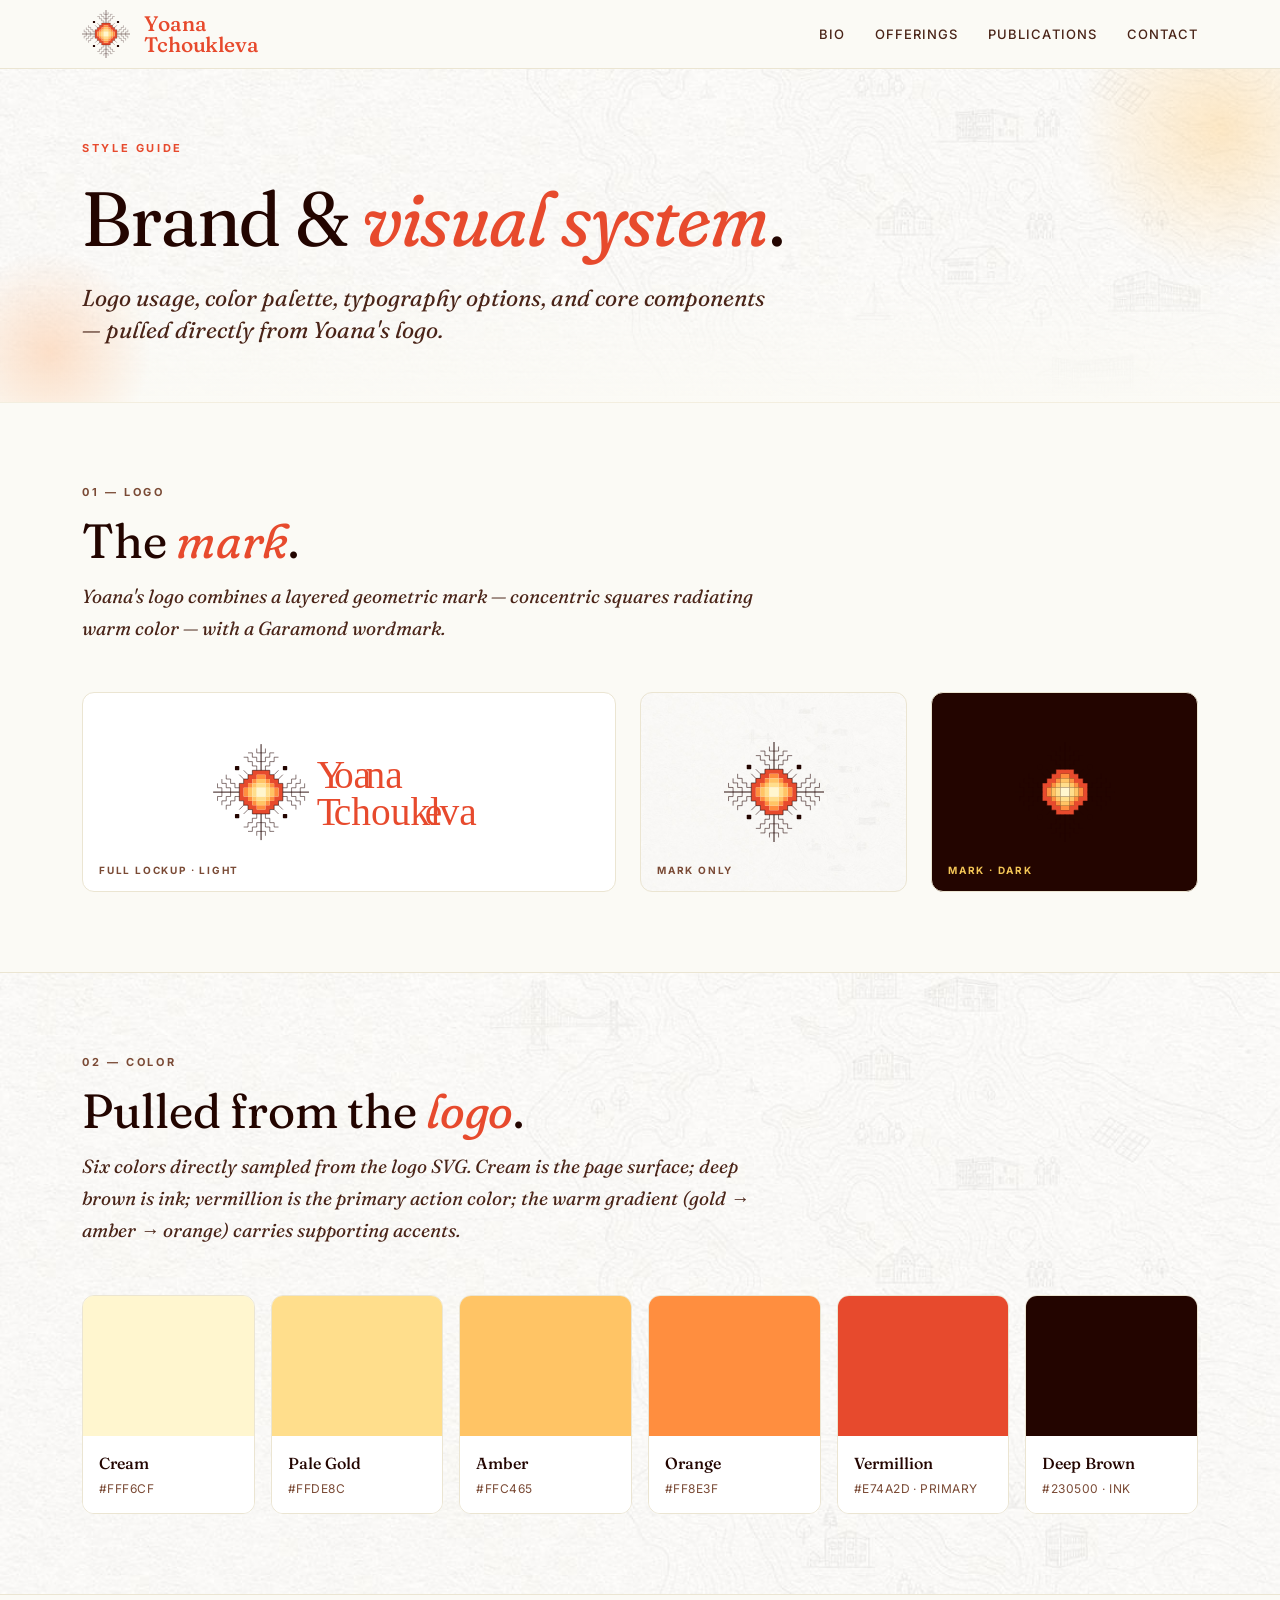
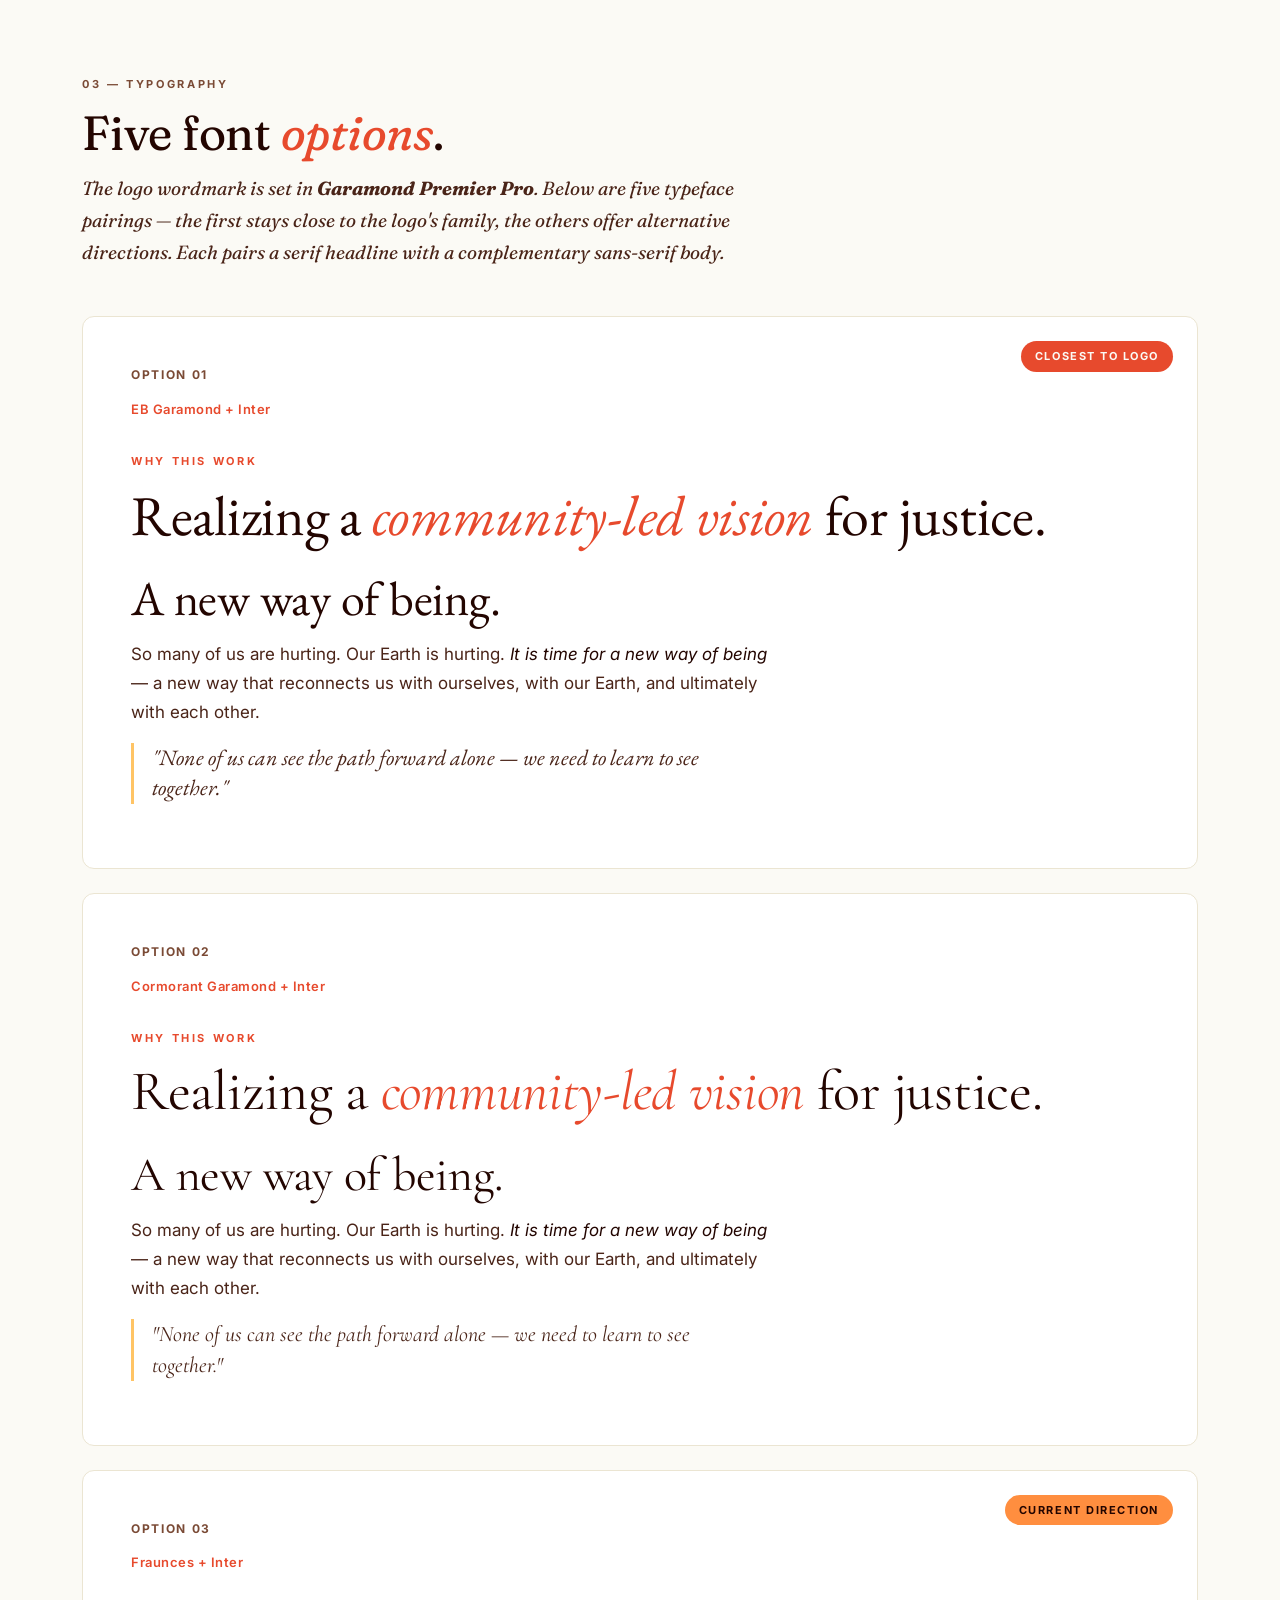
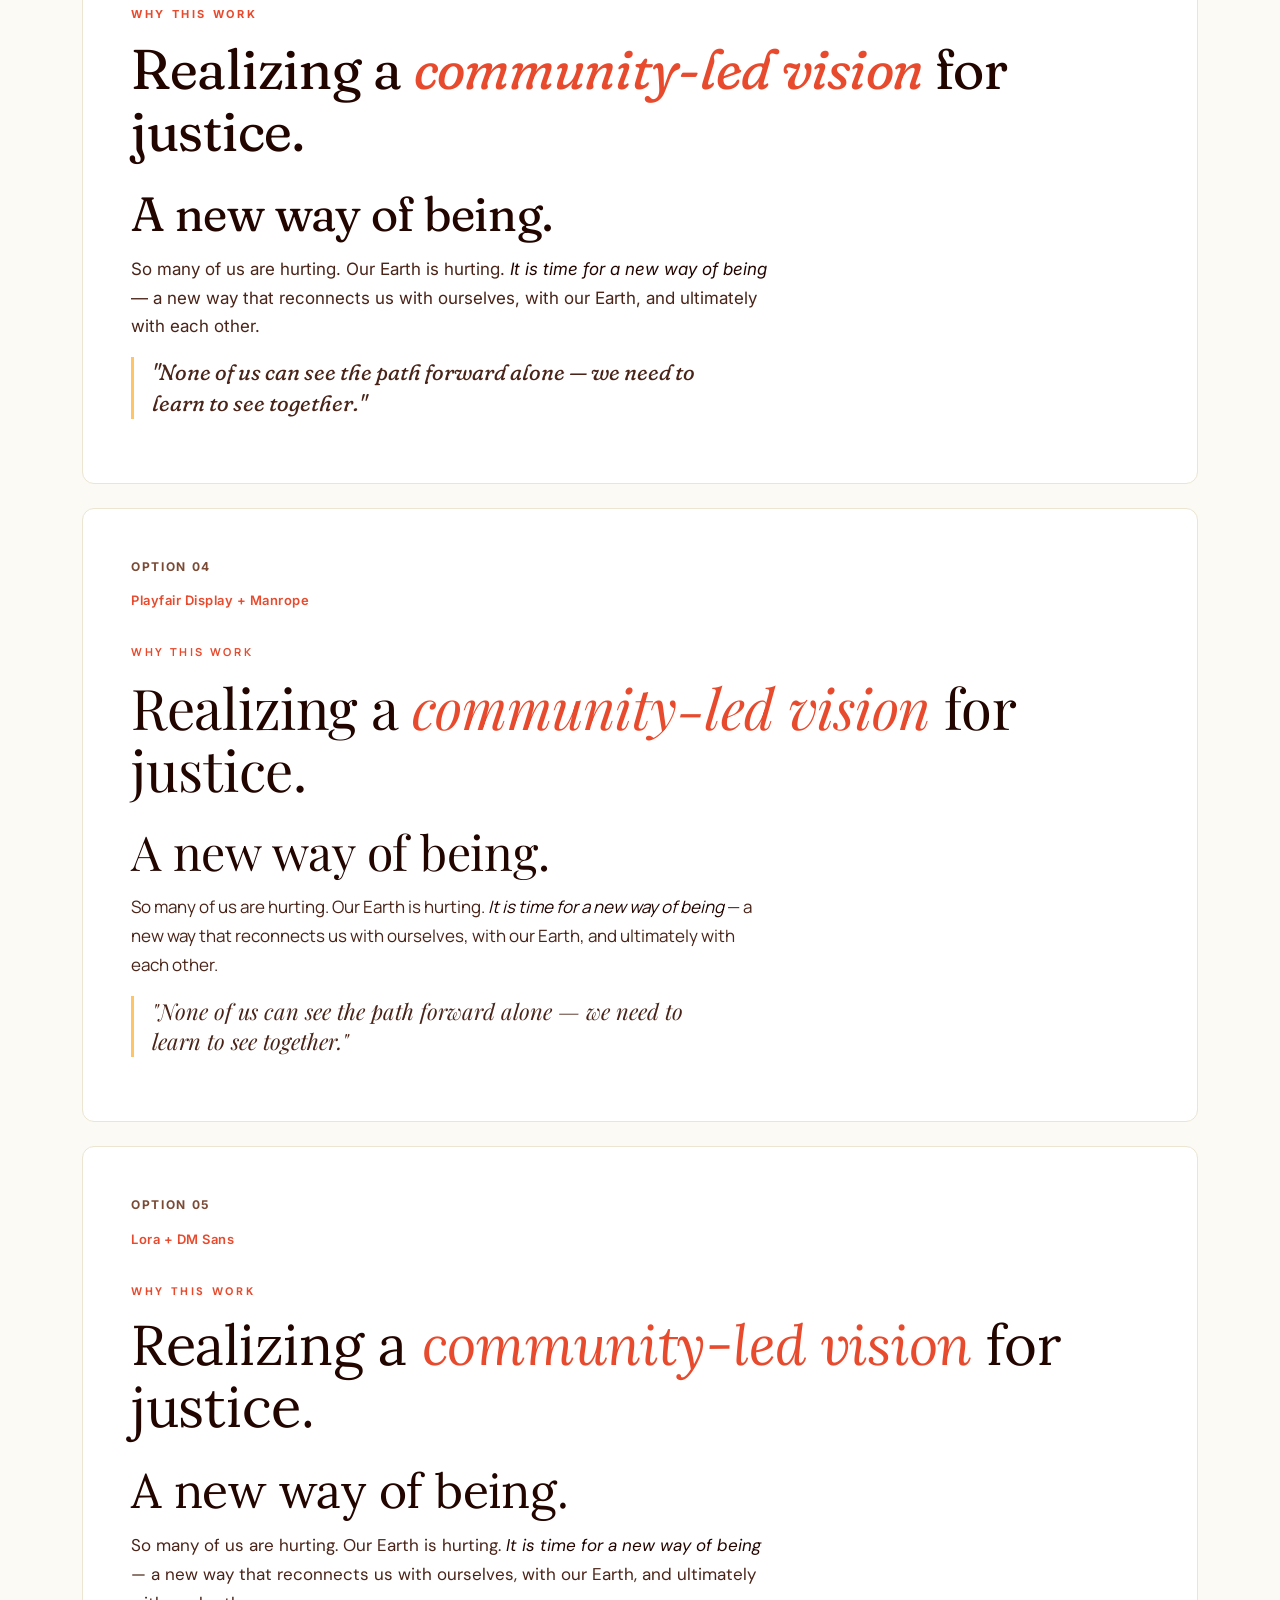
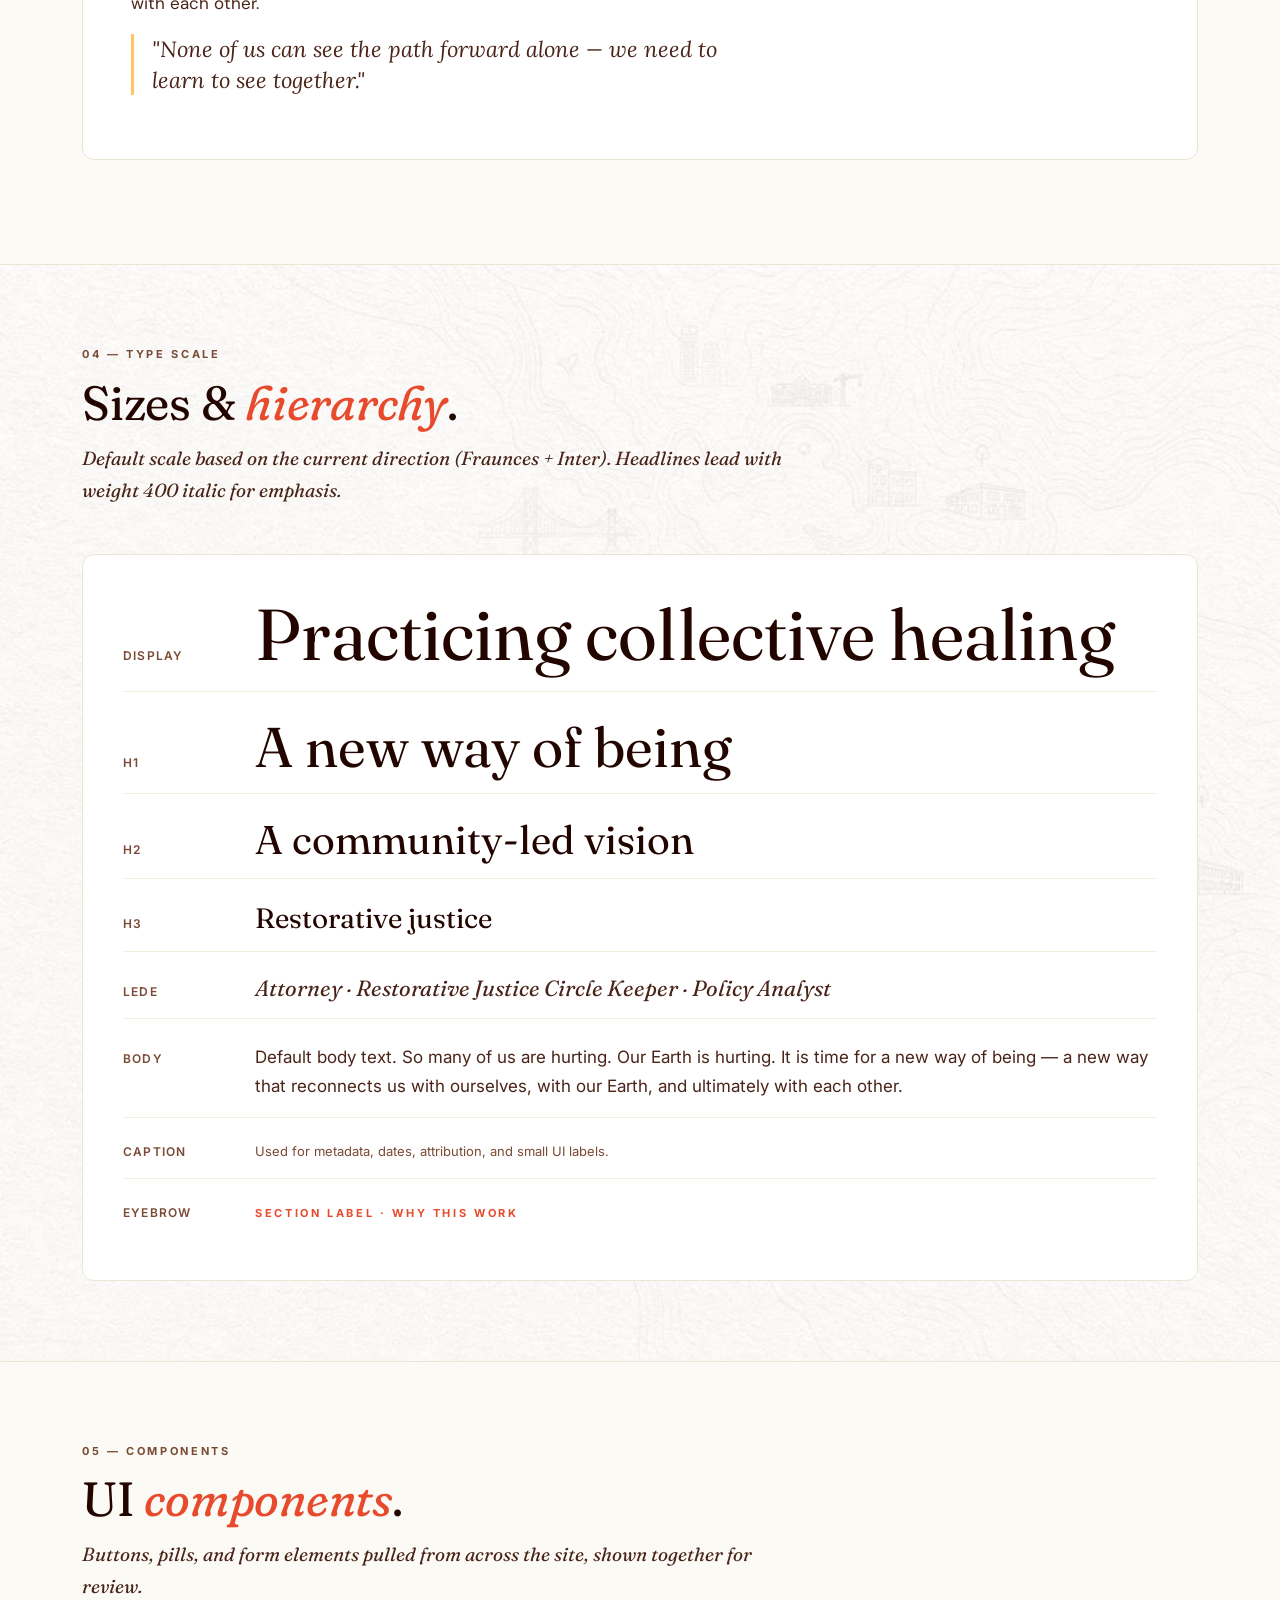
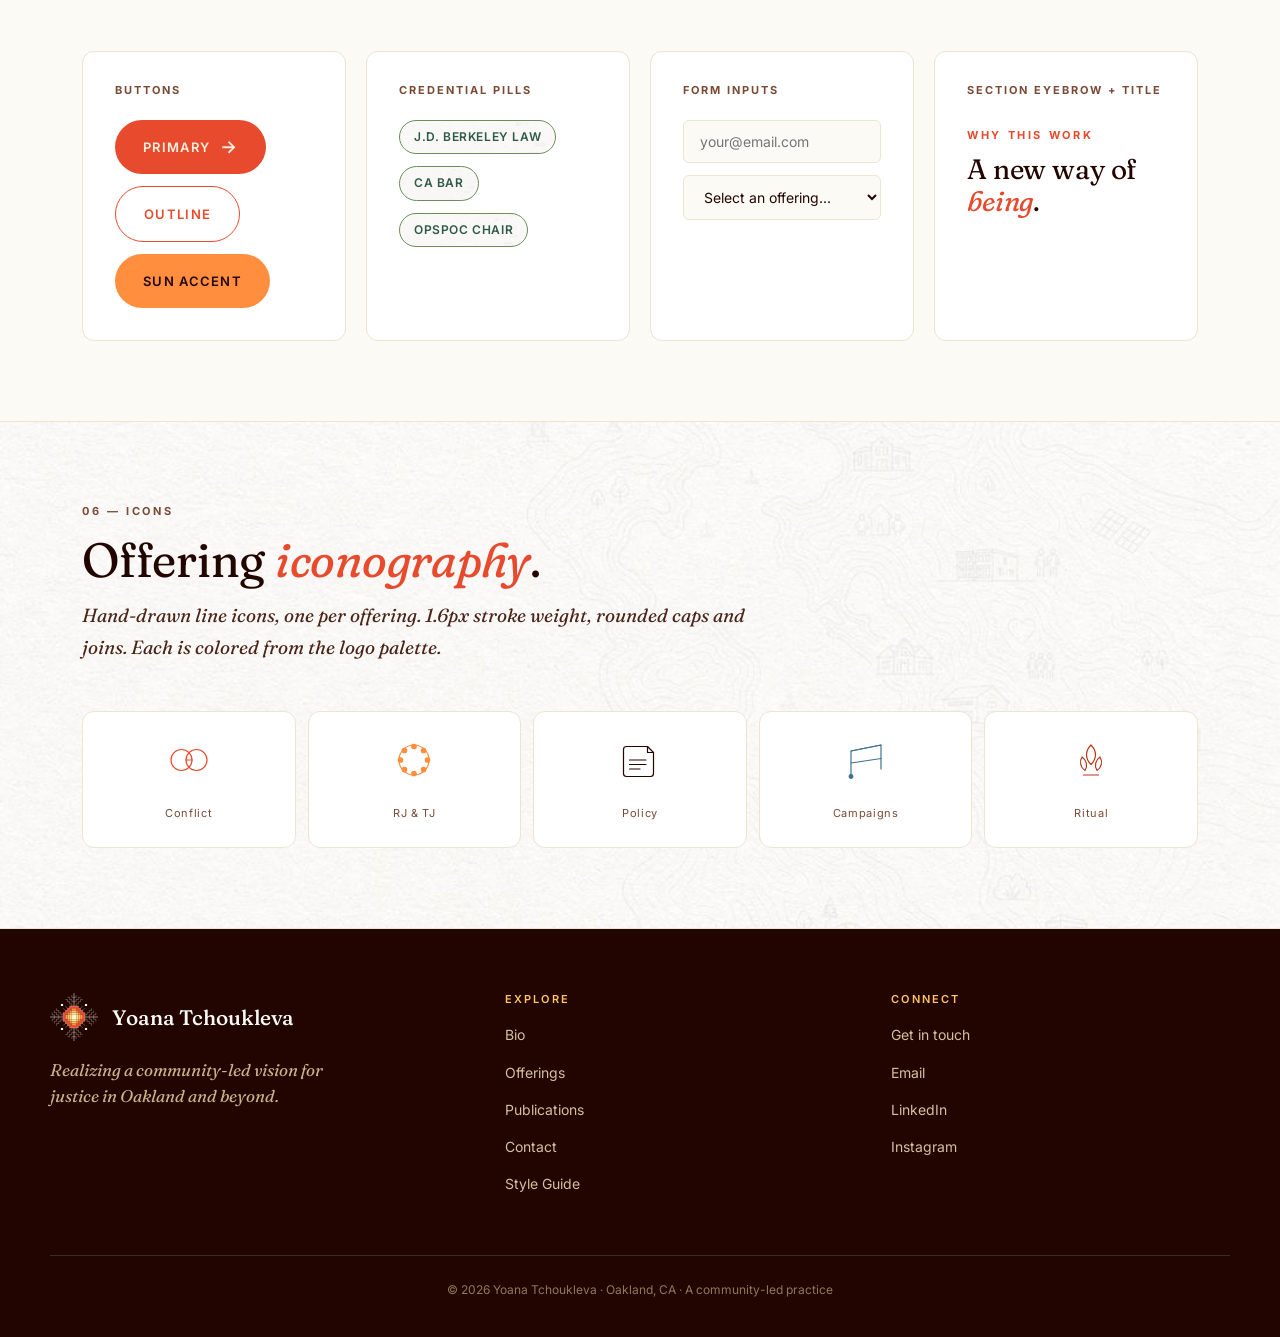
<file: styleguide.html>
<!DOCTYPE html>
<html lang="en">
<head>
<meta charset="UTF-8" />
<meta name="viewport" content="width=device-width, initial-scale=1.0" />
<title>Style Guide — Yoana Tchoukleva</title>
<link rel="preconnect" href="https://fonts.googleapis.com">
<link rel="preconnect" href="https://fonts.gstatic.com" crossorigin>
<link href="https://fonts.googleapis.com/css2?family=Cormorant+Garamond:ital,wght@0,400;0,500;0,600;1,400;1,500&family=DM+Sans:opsz,wght@9..40,400;9..40,500;9..40,600&family=EB+Garamond:ital,wght@0,400;0,500;0,600;1,400;1,500&family=Fraunces:ital,opsz,wght,SOFT,WONK@0,9..144,300..700,0..100,0..1;1,9..144,300..700,0..100,0..1&family=Inter:wght@300;400;500;600;700&family=Lora:ital,wght@0,400;0,500;0,600;1,400&family=Manrope:wght@400;500;600;700&family=Playfair+Display:ital,wght@0,400;0,500;0,600;1,400&display=swap" rel="stylesheet">
<link rel="icon" type="image/svg+xml" href="logo-mark.svg">
<link rel="stylesheet" href="styles.css">
<style>
  /* ===== STYLE GUIDE LAYOUT ===== */
  .sg-section {
    padding: 80px 0;
    border-bottom: 1px solid var(--line);
  }
  .sg-section.alt { background: url('assets/texture.jpg') center/cover, var(--bg-warm); }
  .sg-label {
    font-size: 11px; letter-spacing: 0.24em; text-transform: uppercase;
    color: var(--ink-mute); font-weight: 700;
    margin-bottom: 12px;
  }
  .sg-section h2 {
    font-family: 'Fraunces', serif;
    font-size: clamp(32px, 4vw, 48px);
    font-weight: 400;
    color: var(--ink);
    margin-bottom: 12px;
  }
  .sg-section h2 em { font-style: italic; color: var(--red); font-variation-settings: "SOFT" 100; }
  .sg-intro {
    font-family: 'Fraunces', serif;
    font-size: 19px;
    color: var(--ink-soft);
    font-style: italic;
    max-width: 700px;
    margin-bottom: 48px;
  }

  /* ===== LOGO ===== */
  .logo-row {
    display: grid;
    grid-template-columns: 2fr 1fr 1fr;
    gap: 24px;
  }
  @media (max-width: 720px) { .logo-row { grid-template-columns: 1fr; } }
  .logo-card {
    background: #fff;
    border: 1px solid var(--line);
    border-radius: 12px;
    padding: 48px;
    display: flex; align-items: center; justify-content: center;
    min-height: 200px;
    position: relative;
  }
  .logo-card.dark { background: var(--ink); }
  .logo-card.cream { background: url('assets/texture.jpg') center/cover, var(--bg-warm); }
  .logo-card .label {
    position: absolute; bottom: 12px; left: 16px;
    font-size: 10px; letter-spacing: 0.18em; text-transform: uppercase;
    color: var(--ink-mute); font-weight: 700;
  }
  .logo-card.dark .label { color: var(--gold); }
  .logo-card img { max-width: 100%; max-height: 100px; }

  /* ===== COLOR PALETTE ===== */
  .palette {
    display: grid;
    grid-template-columns: repeat(auto-fit, minmax(160px, 1fr));
    gap: 16px;
  }
  .swatch {
    border-radius: 12px;
    overflow: hidden;
    border: 1px solid var(--line);
    background: #fff;
  }
  .swatch-color {
    height: 140px;
  }
  .swatch-info {
    padding: 14px 16px;
    background: #fff;
  }
  .swatch-name {
    font-family: 'Fraunces', serif;
    font-size: 16px;
    font-weight: 500;
    color: var(--ink);
    margin-bottom: 2px;
  }
  .swatch-hex {
    font-family: 'Inter', monospace;
    font-size: 12px;
    color: var(--ink-mute);
    letter-spacing: 0.04em;
    text-transform: uppercase;
  }

  /* ===== FONT PAIRINGS ===== */
  .font-option {
    background: #fff;
    border: 1px solid var(--line);
    border-radius: 12px;
    padding: 48px;
    margin-bottom: 24px;
    position: relative;
  }
  .font-option .vote {
    position: absolute;
    top: 24px; right: 24px;
    background: var(--red);
    color: var(--bg);
    font-family: 'Inter', sans-serif;
    font-size: 11px;
    letter-spacing: 0.14em;
    text-transform: uppercase;
    font-weight: 700;
    padding: 6px 14px;
    border-radius: 999px;
  }
  .font-option .vote.ours { background: var(--sun-deep); color: var(--ink); }
  .font-meta {
    font-size: 12px;
    letter-spacing: 0.14em;
    text-transform: uppercase;
    color: var(--ink-mute);
    font-weight: 700;
    margin-bottom: 12px;
    font-family: 'Inter', sans-serif;
  }
  .font-pair-name {
    font-family: 'Inter', sans-serif;
    font-size: 13px;
    color: var(--red);
    font-weight: 600;
    margin-bottom: 32px;
    letter-spacing: 0.04em;
  }
  .sample-eyebrow {
    font-size: 11px;
    letter-spacing: 0.24em;
    text-transform: uppercase;
    color: var(--red);
    font-weight: 700;
    margin-bottom: 14px;
  }
  .sample-h1 {
    font-size: clamp(38px, 4.4vw, 56px);
    line-height: 1.1;
    color: var(--ink);
    margin-bottom: 14px;
    font-weight: 400;
  }
  .sample-h1 em { font-style: italic; color: var(--red); }
  .sample-h2 {
    font-size: 28px;
    line-height: 1.2;
    color: var(--ink);
    margin: 24px 0 8px;
    font-weight: 500;
  }
  .sample-body {
    font-size: 17px;
    color: var(--ink-soft);
    line-height: 1.7;
    margin-bottom: 12px;
    max-width: 640px;
  }
  .sample-body em { font-style: italic; color: var(--ink); }
  .sample-quote {
    font-style: italic;
    font-size: 22px;
    color: var(--ink-soft);
    border-left: 3px solid var(--sun);
    padding-left: 18px;
    margin: 16px 0;
    line-height: 1.4;
    max-width: 600px;
  }

  /* font option-specific overrides */
  .opt-eb-garamond .sample-h1, .opt-eb-garamond .sample-h2, .opt-eb-garamond .sample-quote { font-family: 'EB Garamond', serif; }
  .opt-eb-garamond .sample-body, .opt-eb-garamond .sample-eyebrow { font-family: 'Inter', sans-serif; }

  .opt-cormorant .sample-h1, .opt-cormorant .sample-h2, .opt-cormorant .sample-quote { font-family: 'Cormorant Garamond', serif; }
  .opt-cormorant .sample-body, .opt-cormorant .sample-eyebrow { font-family: 'Inter', sans-serif; }

  .opt-fraunces .sample-h1, .opt-fraunces .sample-h2, .opt-fraunces .sample-quote { font-family: 'Fraunces', serif; }
  .opt-fraunces .sample-h1 em, .opt-fraunces .sample-quote { font-variation-settings: "SOFT" 100; }
  .opt-fraunces .sample-body, .opt-fraunces .sample-eyebrow { font-family: 'Inter', sans-serif; }

  .opt-playfair .sample-h1, .opt-playfair .sample-h2, .opt-playfair .sample-quote { font-family: 'Playfair Display', serif; }
  .opt-playfair .sample-body, .opt-playfair .sample-eyebrow { font-family: 'Manrope', sans-serif; }

  .opt-lora .sample-h1, .opt-lora .sample-h2, .opt-lora .sample-quote { font-family: 'Lora', serif; }
  .opt-lora .sample-body, .opt-lora .sample-eyebrow { font-family: 'DM Sans', sans-serif; }

  /* ===== TYPE SCALE ===== */
  .type-scale {
    display: grid;
    gap: 24px;
    background: #fff;
    border: 1px solid var(--line);
    border-radius: 12px;
    padding: 40px;
  }
  .type-scale-row {
    display: grid;
    grid-template-columns: 100px 1fr;
    gap: 32px;
    align-items: baseline;
    padding-bottom: 16px;
    border-bottom: 1px solid var(--line-soft);
  }
  .type-scale-row:last-child { border-bottom: none; }
  .type-scale-label {
    font-family: 'Inter', sans-serif;
    font-size: 12px;
    letter-spacing: 0.1em;
    text-transform: uppercase;
    color: var(--ink-mute);
    font-weight: 600;
  }
  .type-scale-sample {
    font-family: 'Fraunces', serif;
    color: var(--ink);
    line-height: 1.1;
  }

  /* ===== COMPONENTS ===== */
  .components-grid {
    display: grid;
    grid-template-columns: repeat(auto-fit, minmax(260px, 1fr));
    gap: 20px;
  }
  .component-card {
    background: #fff;
    border: 1px solid var(--line);
    border-radius: 12px;
    padding: 32px;
  }
  .component-card h4 {
    font-family: 'Inter', sans-serif;
    font-size: 11px;
    letter-spacing: 0.18em;
    text-transform: uppercase;
    color: var(--ink-mute);
    font-weight: 700;
    margin-bottom: 24px;
  }
  .component-card .stack { display: flex; flex-direction: column; gap: 12px; align-items: flex-start; }

  .pill-demo {
    background: url('assets/texture.jpg') center/cover, var(--bg-warm);
    color: var(--green-deep);
    border: 1px solid var(--green);
    border-radius: 999px;
    padding: 6px 14px;
    font-size: 12px;
    font-weight: 600;
    letter-spacing: 0.05em;
    text-transform: uppercase;
    font-family: 'Inter', sans-serif;
    display: inline-block;
  }

  /* ===== ICONOGRAPHY ===== */
  .icon-grid {
    display: grid;
    grid-template-columns: repeat(auto-fit, minmax(140px, 1fr));
    gap: 12px;
  }
  .icon-card {
    background: #fff;
    border: 1px solid var(--line);
    border-radius: 12px;
    padding: 24px;
    text-align: center;
  }
  .icon-card svg {
    width: 48px; height: 48px;
    margin-bottom: 12px;
  }
  .icon-card .label {
    font-size: 11px;
    color: var(--ink-mute);
    letter-spacing: 0.06em;
    font-family: 'Inter', sans-serif;
  }
  .icon-card.c-red svg { color: var(--red); }
  .icon-card.c-orange svg { color: var(--sun-deep); }
  .icon-card.c-amber svg { color: var(--ink); }
  .icon-card.c-bay svg { color: var(--bay); }
  .icon-card.c-deep svg { color: var(--red-deep); }
</style>
</head>
<body>

<!-- NAV -->
<nav class="nav">
  <div class="nav-inner">
    <a href="index.html" class="logo logo-full">
      <span class="logo-mark"><img src="logo-mark.svg" alt="" /></span>
      <span class="logo-name"><span>Yoana</span><span>Tchoukleva</span></span>
    </a>
    <ul class="nav-tabs">
      <li><a href="bio.html">Bio</a></li>
      <li><a href="offerings.html">Offerings</a></li>
      <li><a href="publications.html">Publications</a></li>
      <li><a href="contact.html">Contact</a></li>
    </ul>
  </div>
</nav>

<!-- PAGE HEADER -->
<header class="page-header">
  <div class="container">
    <div class="section-eyebrow">Style Guide</div>
    <h1>Brand &amp; <em>visual system</em>.</h1>
    <p class="lede">Logo usage, color palette, typography options, and core components — pulled directly from Yoana's logo.</p>
  </div>
</header>

<!-- ============ LOGO ============ -->
<section class="sg-section">
  <div class="container">
    <div class="sg-label">01 — Logo</div>
    <h2>The <em>mark</em>.</h2>
    <p class="sg-intro">Yoana's logo combines a layered geometric mark — concentric squares radiating warm color — with a Garamond wordmark.</p>

    <div class="logo-row">
      <div class="logo-card">
        <img src="logo.svg" alt="Yoana logo full" />
        <span class="label">Full lockup · light</span>
      </div>
      <div class="logo-card cream">
        <img src="logo-mark.svg" alt="Yoana mark" style="width: 120px; height: 120px;" />
        <span class="label">Mark only</span>
      </div>
      <div class="logo-card dark">
        <img src="logo-mark.svg" alt="Yoana mark on dark" style="width: 120px; height: 120px;" />
        <span class="label">Mark · dark</span>
      </div>
    </div>
  </div>
</section>

<!-- ============ COLOR PALETTE ============ -->
<section class="sg-section alt">
  <div class="container">
    <div class="sg-label">02 — Color</div>
    <h2>Pulled from the <em>logo</em>.</h2>
    <p class="sg-intro">Six colors directly sampled from the logo SVG. Cream is the page surface; deep brown is ink; vermillion is the primary action color; the warm gradient (gold → amber → orange) carries supporting accents.</p>

    <div class="palette">
      <div class="swatch">
        <div class="swatch-color" style="background: #fff6cf;"></div>
        <div class="swatch-info">
          <div class="swatch-name">Cream</div>
          <div class="swatch-hex">#fff6cf</div>
        </div>
      </div>
      <div class="swatch">
        <div class="swatch-color" style="background: #ffde8c;"></div>
        <div class="swatch-info">
          <div class="swatch-name">Pale Gold</div>
          <div class="swatch-hex">#ffde8c</div>
        </div>
      </div>
      <div class="swatch">
        <div class="swatch-color" style="background: #ffc465;"></div>
        <div class="swatch-info">
          <div class="swatch-name">Amber</div>
          <div class="swatch-hex">#ffc465</div>
        </div>
      </div>
      <div class="swatch">
        <div class="swatch-color" style="background: #ff8e3f;"></div>
        <div class="swatch-info">
          <div class="swatch-name">Orange</div>
          <div class="swatch-hex">#ff8e3f</div>
        </div>
      </div>
      <div class="swatch">
        <div class="swatch-color" style="background: #e74a2d;"></div>
        <div class="swatch-info">
          <div class="swatch-name">Vermillion</div>
          <div class="swatch-hex">#e74a2d · primary</div>
        </div>
      </div>
      <div class="swatch">
        <div class="swatch-color" style="background: #230500;"></div>
        <div class="swatch-info">
          <div class="swatch-name">Deep Brown</div>
          <div class="swatch-hex">#230500 · ink</div>
        </div>
      </div>
    </div>
  </div>
</section>

<!-- ============ TYPOGRAPHY OPTIONS ============ -->
<section class="sg-section">
  <div class="container">
    <div class="sg-label">03 — Typography</div>
    <h2>Five font <em>options</em>.</h2>
    <p class="sg-intro">The logo wordmark is set in <strong>Garamond Premier Pro</strong>. Below are five typeface pairings — the first stays close to the logo's family, the others offer alternative directions. Each pairs a serif headline with a complementary sans-serif body.</p>

    <!-- Option 1: EB Garamond -->
    <div class="font-option opt-eb-garamond">
      <div class="vote">Closest to logo</div>
      <div class="font-meta">Option 01</div>
      <div class="font-pair-name">EB Garamond + Inter</div>
      <div class="sample-eyebrow">Why this work</div>
      <h1 class="sample-h1">Realizing a <em>community-led vision</em> for justice.</h1>
      <h2 class="sample-h2">A new way of being.</h2>
      <p class="sample-body">So many of us are hurting. Our Earth is hurting. <em>It is time for a new way of being</em> — a new way that reconnects us with ourselves, with our Earth, and ultimately with each other.</p>
      <p class="sample-quote">"None of us can see the path forward alone — we need to learn to see together."</p>
    </div>

    <!-- Option 2: Cormorant Garamond -->
    <div class="font-option opt-cormorant">
      <div class="font-meta">Option 02</div>
      <div class="font-pair-name">Cormorant Garamond + Inter</div>
      <div class="sample-eyebrow">Why this work</div>
      <h1 class="sample-h1">Realizing a <em>community-led vision</em> for justice.</h1>
      <h2 class="sample-h2">A new way of being.</h2>
      <p class="sample-body">So many of us are hurting. Our Earth is hurting. <em>It is time for a new way of being</em> — a new way that reconnects us with ourselves, with our Earth, and ultimately with each other.</p>
      <p class="sample-quote">"None of us can see the path forward alone — we need to learn to see together."</p>
    </div>

    <!-- Option 3: Fraunces (current) -->
    <div class="font-option opt-fraunces">
      <div class="vote ours">Current direction</div>
      <div class="font-meta">Option 03</div>
      <div class="font-pair-name">Fraunces + Inter</div>
      <div class="sample-eyebrow">Why this work</div>
      <h1 class="sample-h1">Realizing a <em>community-led vision</em> for justice.</h1>
      <h2 class="sample-h2">A new way of being.</h2>
      <p class="sample-body">So many of us are hurting. Our Earth is hurting. <em>It is time for a new way of being</em> — a new way that reconnects us with ourselves, with our Earth, and ultimately with each other.</p>
      <p class="sample-quote">"None of us can see the path forward alone — we need to learn to see together."</p>
    </div>

    <!-- Option 4: Playfair Display -->
    <div class="font-option opt-playfair">
      <div class="font-meta">Option 04</div>
      <div class="font-pair-name">Playfair Display + Manrope</div>
      <div class="sample-eyebrow">Why this work</div>
      <h1 class="sample-h1">Realizing a <em>community-led vision</em> for justice.</h1>
      <h2 class="sample-h2">A new way of being.</h2>
      <p class="sample-body">So many of us are hurting. Our Earth is hurting. <em>It is time for a new way of being</em> — a new way that reconnects us with ourselves, with our Earth, and ultimately with each other.</p>
      <p class="sample-quote">"None of us can see the path forward alone — we need to learn to see together."</p>
    </div>

    <!-- Option 5: Lora -->
    <div class="font-option opt-lora">
      <div class="font-meta">Option 05</div>
      <div class="font-pair-name">Lora + DM Sans</div>
      <div class="sample-eyebrow">Why this work</div>
      <h1 class="sample-h1">Realizing a <em>community-led vision</em> for justice.</h1>
      <h2 class="sample-h2">A new way of being.</h2>
      <p class="sample-body">So many of us are hurting. Our Earth is hurting. <em>It is time for a new way of being</em> — a new way that reconnects us with ourselves, with our Earth, and ultimately with each other.</p>
      <p class="sample-quote">"None of us can see the path forward alone — we need to learn to see together."</p>
    </div>
  </div>
</section>

<!-- ============ TYPE SCALE ============ -->
<section class="sg-section alt">
  <div class="container">
    <div class="sg-label">04 — Type scale</div>
    <h2>Sizes &amp; <em>hierarchy</em>.</h2>
    <p class="sg-intro">Default scale based on the current direction (Fraunces + Inter). Headlines lead with weight 400 italic for emphasis.</p>

    <div class="type-scale">
      <div class="type-scale-row">
        <div class="type-scale-label">Display</div>
        <div class="type-scale-sample" style="font-size: 72px;">Practicing collective healing</div>
      </div>
      <div class="type-scale-row">
        <div class="type-scale-label">H1</div>
        <div class="type-scale-sample" style="font-size: 56px;">A new way of being</div>
      </div>
      <div class="type-scale-row">
        <div class="type-scale-label">H2</div>
        <div class="type-scale-sample" style="font-size: 40px;">A community-led vision</div>
      </div>
      <div class="type-scale-row">
        <div class="type-scale-label">H3</div>
        <div class="type-scale-sample" style="font-size: 28px;">Restorative justice</div>
      </div>
      <div class="type-scale-row">
        <div class="type-scale-label">Lede</div>
        <div class="type-scale-sample" style="font-size: 22px; font-style: italic; color: var(--ink-soft);">Attorney · Restorative Justice Circle Keeper · Policy Analyst</div>
      </div>
      <div class="type-scale-row">
        <div class="type-scale-label">Body</div>
        <div class="type-scale-sample" style="font-family: 'Inter', sans-serif; font-size: 17px; color: var(--ink-soft); line-height: 1.7;">Default body text. So many of us are hurting. Our Earth is hurting. It is time for a new way of being — a new way that reconnects us with ourselves, with our Earth, and ultimately with each other.</div>
      </div>
      <div class="type-scale-row">
        <div class="type-scale-label">Caption</div>
        <div class="type-scale-sample" style="font-family: 'Inter', sans-serif; font-size: 13px; color: var(--ink-mute); line-height: 1.5;">Used for metadata, dates, attribution, and small UI labels.</div>
      </div>
      <div class="type-scale-row">
        <div class="type-scale-label">Eyebrow</div>
        <div class="type-scale-sample" style="font-family: 'Inter', sans-serif; font-size: 11px; letter-spacing: 0.24em; text-transform: uppercase; color: var(--red); font-weight: 700;">Section label · why this work</div>
      </div>
    </div>
  </div>
</section>

<!-- ============ COMPONENTS ============ -->
<section class="sg-section">
  <div class="container">
    <div class="sg-label">05 — Components</div>
    <h2>UI <em>components</em>.</h2>
    <p class="sg-intro">Buttons, pills, and form elements pulled from across the site, shown together for review.</p>

    <div class="components-grid">

      <div class="component-card">
        <h4>Buttons</h4>
        <div class="stack">
          <a href="#" class="btn">Primary <span class="btn-arrow">→</span></a>
          <a href="#" class="btn btn-outline">Outline</a>
          <a href="#" class="btn btn-sun">Sun accent</a>
        </div>
      </div>

      <div class="component-card">
        <h4>Credential pills</h4>
        <div class="stack" style="flex-direction: row; flex-wrap: wrap;">
          <span class="pill-demo">J.D. Berkeley Law</span>
          <span class="pill-demo">CA Bar</span>
          <span class="pill-demo">OPSPOC Chair</span>
        </div>
      </div>

      <div class="component-card">
        <h4>Form inputs</h4>
        <div class="stack" style="width: 100%;">
          <input type="email" placeholder="your@email.com" style="width: 100%; background: var(--bg); border: 1px solid var(--line); border-radius: 6px; padding: 12px 16px; font-family: 'Inter', sans-serif; font-size: 14px; color: var(--ink);" />
          <select style="width: 100%; background: var(--bg); border: 1px solid var(--line); border-radius: 6px; padding: 12px 16px; font-family: 'Inter', sans-serif; font-size: 14px; color: var(--ink);">
            <option>Select an offering...</option>
            <option>Conflict Resolution</option>
            <option>Restorative Justice</option>
          </select>
        </div>
      </div>

      <div class="component-card">
        <h4>Section eyebrow + title</h4>
        <div class="section-eyebrow" style="margin-bottom: 8px;">Why this work</div>
        <h2 style="font-family: 'Fraunces', serif; font-size: 28px; font-weight: 400; line-height: 1.15;">A new way of <em style="font-style: italic; color: var(--red); font-variation-settings: 'SOFT' 100;">being</em>.</h2>
      </div>

    </div>
  </div>
</section>

<!-- ============ ICONOGRAPHY ============ -->
<section class="sg-section alt">
  <div class="container">
    <div class="sg-label">06 — Icons</div>
    <h2>Offering <em>iconography</em>.</h2>
    <p class="sg-intro">Hand-drawn line icons, one per offering. 1.6px stroke weight, rounded caps and joins. Each is colored from the logo palette.</p>

    <div class="icon-grid">
      <div class="icon-card c-red">
        <svg viewBox="0 0 64 64" fill="none" stroke="currentColor" stroke-width="1.6" stroke-linecap="round" stroke-linejoin="round">
          <circle cx="22" cy="32" r="14"/><circle cx="42" cy="32" r="14"/><path d="M28 32h8"/>
        </svg>
        <div class="label">Conflict</div>
      </div>
      <div class="icon-card c-orange">
        <svg viewBox="0 0 64 64" fill="none" stroke="currentColor" stroke-width="1.6" stroke-linecap="round" stroke-linejoin="round">
          <circle cx="32" cy="32" r="20"/>
          <circle cx="32" cy="14" r="3" fill="currentColor"/>
          <circle cx="50" cy="32" r="3" fill="currentColor"/>
          <circle cx="32" cy="50" r="3" fill="currentColor"/>
          <circle cx="14" cy="32" r="3" fill="currentColor"/>
          <circle cx="44.7" cy="19.3" r="3" fill="currentColor"/>
          <circle cx="44.7" cy="44.7" r="3" fill="currentColor"/>
          <circle cx="19.3" cy="44.7" r="3" fill="currentColor"/>
          <circle cx="19.3" cy="19.3" r="3" fill="currentColor"/>
        </svg>
        <div class="label">RJ &amp; TJ</div>
      </div>
      <div class="icon-card c-amber">
        <svg viewBox="0 0 64 64" fill="none" stroke="currentColor" stroke-width="1.6" stroke-linecap="round" stroke-linejoin="round">
          <path d="M14 14h28l8 8v28a4 4 0 0 1-4 4H14a4 4 0 0 1-4-4V18a4 4 0 0 1 4-4z"/>
          <path d="M42 14v8h8"/><path d="M18 32h22M18 38h22M18 44h14"/>
        </svg>
        <div class="label">Policy</div>
      </div>
      <div class="icon-card c-bay">
        <svg viewBox="0 0 64 64" fill="none" stroke="currentColor" stroke-width="1.6" stroke-linecap="round" stroke-linejoin="round">
          <path d="M12 52V20l40-8v32"/><path d="M12 20l40-8"/>
          <circle cx="12" cy="54" r="2.5" fill="currentColor"/>
          <path d="M12 36l40-6"/>
        </svg>
        <div class="label">Campaigns</div>
      </div>
      <div class="icon-card c-deep">
        <svg viewBox="0 0 64 64" fill="none" stroke="currentColor" stroke-width="1.6" stroke-linecap="round" stroke-linejoin="round">
          <path d="M32 12c-8 8-8 18 0 26 8-8 8-18 0-26z"/>
          <path d="M20 28c-4 6-2 14 4 18 4-6 2-14-4-18z"/>
          <path d="M44 28c4 6 2 14-4 18-4-6-2-14 4-18z"/>
          <path d="M22 52h20"/>
        </svg>
        <div class="label">Ritual</div>
      </div>
    </div>
  </div>
</section>

<!-- FOOTER -->
<footer>
  <div class="footer-inner">
    <div>
      <a href="index.html" class="logo">
        <span class="logo-mark"><img src="logo-mark-light.svg" alt="" /></span>
        <span class="logo-name">Yoana Tchoukleva</span>
      </a>
      <p class="footer-blurb">Realizing a community-led vision for justice in Oakland and beyond.</p>
    </div>
    <div class="footer-col">
      <h4>Explore</h4>
      <ul>
        <li><a href="bio.html">Bio</a></li>
        <li><a href="offerings.html">Offerings</a></li>
        <li><a href="publications.html">Publications</a></li>
        <li><a href="contact.html">Contact</a></li>
        <li><a href="styleguide.html">Style Guide</a></li>
      </ul>
    </div>
    <div class="footer-col">
      <h4>Connect</h4>
      <ul>
        <li><a href="contact.html">Get in touch</a></li>
        <li><a href="mailto:hello@yoana.example">Email</a></li>
        <li><a href="#">LinkedIn</a></li>
        <li><a href="#">Instagram</a></li>
      </ul>
    </div>
  </div>
  <div class="copyright">© 2026 Yoana Tchoukleva · Oakland, CA · A community-led practice</div>
</footer>

</body>
</html>
</file>
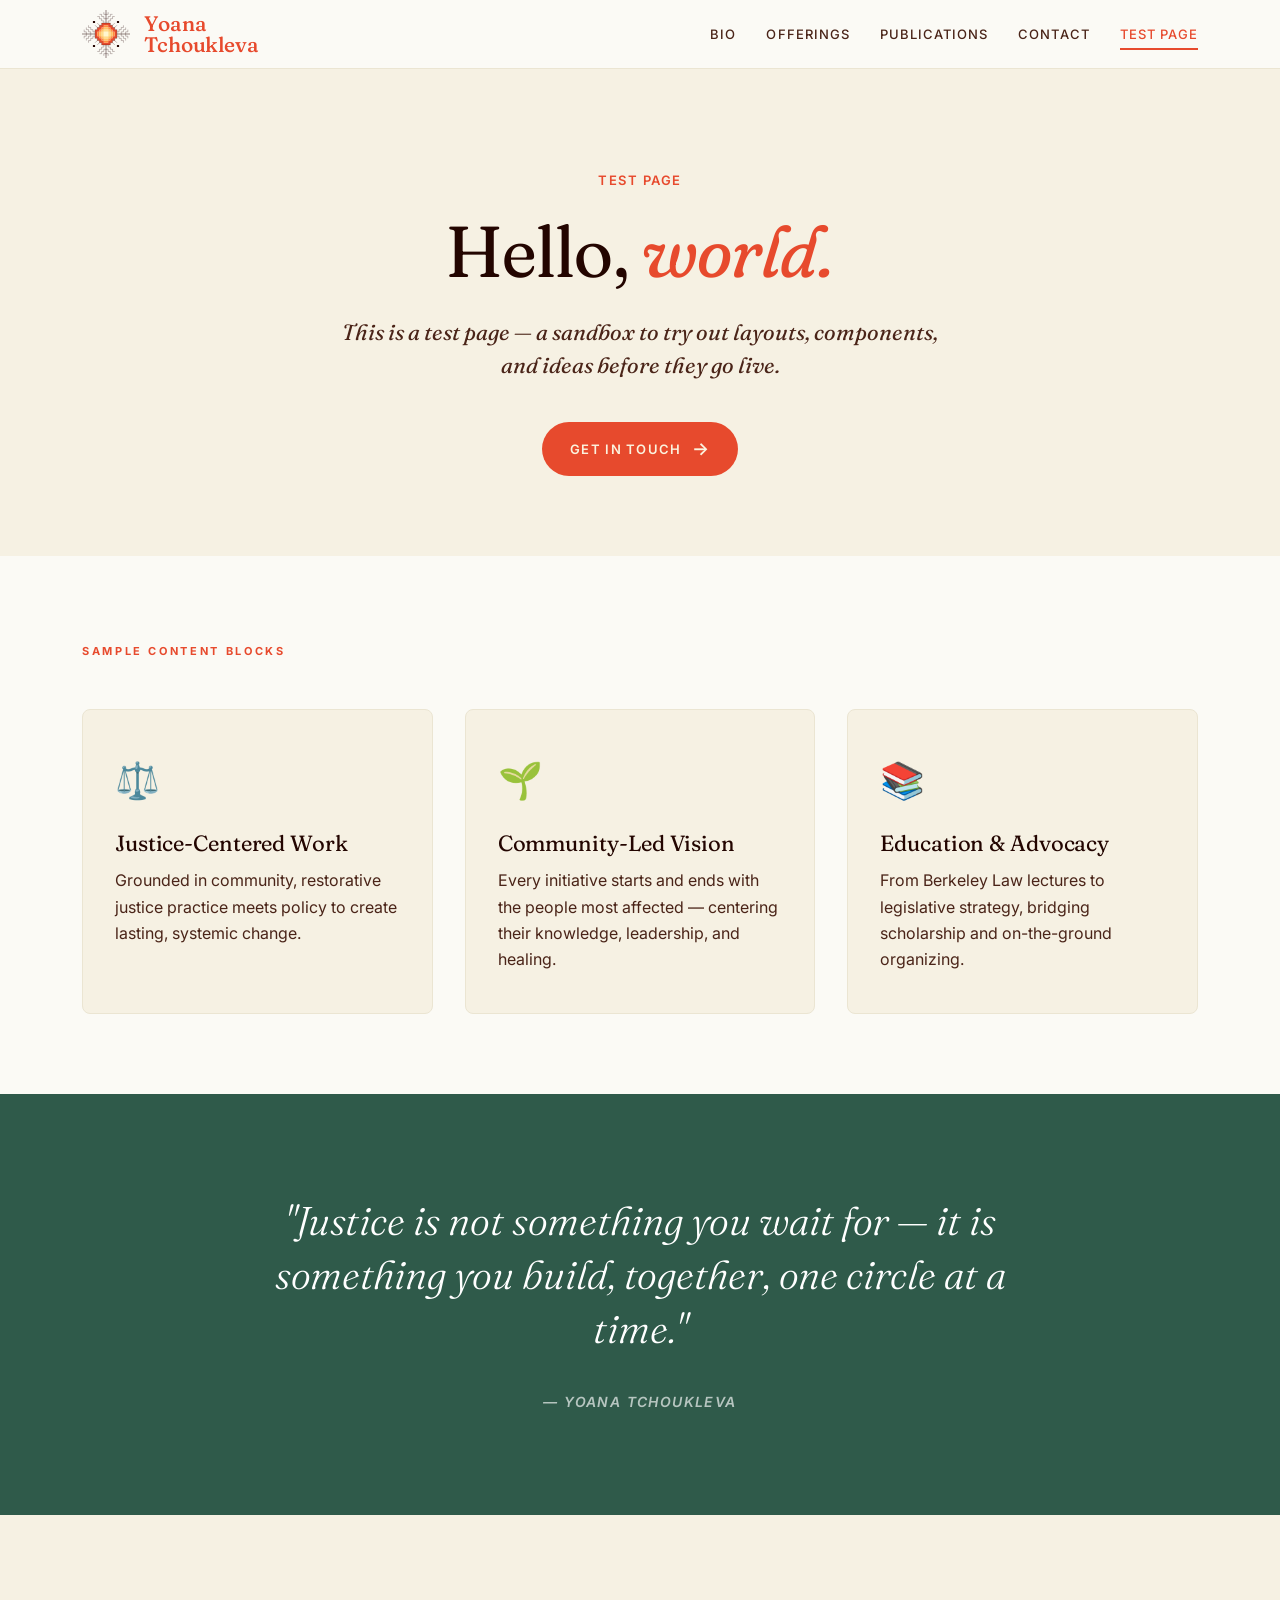
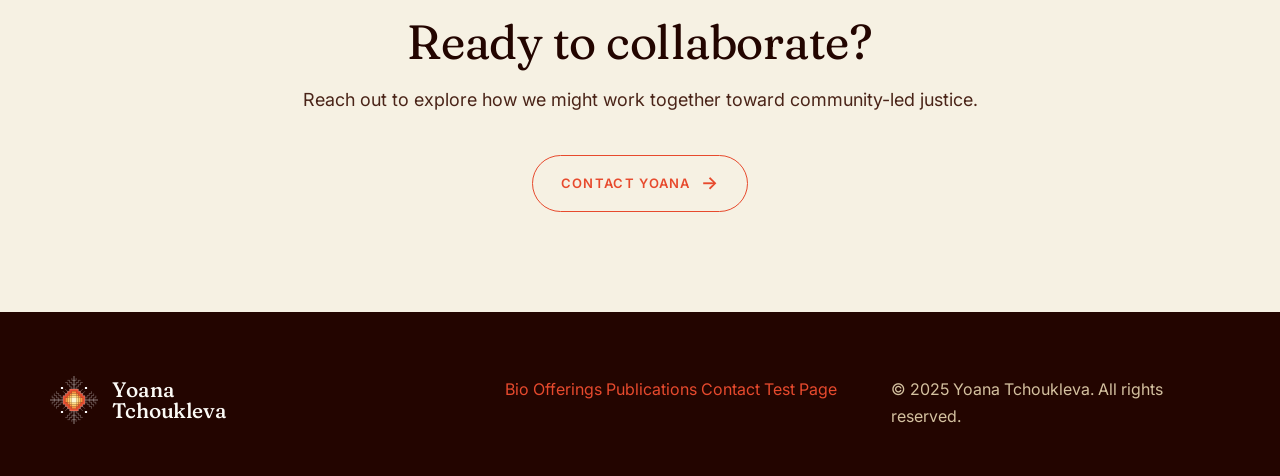
<file: test-page.html>
<!DOCTYPE html>
<html lang="en">
<head>
<meta charset="UTF-8" />
<meta name="viewport" content="width=device-width, initial-scale=1.0" />
<title>Test Page — Yoana Tchoukleva</title>
<link rel="preconnect" href="https://fonts.googleapis.com">
<link rel="preconnect" href="https://fonts.gstatic.com" crossorigin>
<link href="https://fonts.googleapis.com/css2?family=Fraunces:ital,opsz,wght,SOFT,WONK@0,9..144,300..700,0..100,0..1;1,9..144,300..700,0..100,0..1&family=Inter:wght@300;400;500;600;700&display=swap" rel="stylesheet">
<link rel="icon" type="image/svg+xml" href="logo-mark.svg">
<link rel="stylesheet" href="styles.css">
<style>
  .test-hero {
    background: var(--bg-warm);
    padding: 100px 0 80px;
    text-align: center;
  }
  .test-hero .eyebrow {
    font-size: 13px;
    font-weight: 600;
    letter-spacing: 0.12em;
    text-transform: uppercase;
    color: var(--red);
    margin-bottom: 20px;
  }
  .test-hero h1 {
    font-size: clamp(40px, 6vw, 72px);
    margin-bottom: 24px;
  }
  .test-hero h1 em {
    font-style: italic;
    color: var(--red);
    font-variation-settings: "SOFT" 100;
  }
  .test-hero .lede {
    font-family: 'Fraunces', serif;
    font-size: 22px;
    font-style: italic;
    color: var(--ink-soft);
    line-height: 1.5;
    max-width: 600px;
    margin: 0 auto 40px;
  }

  .test-cards {
    padding: 80px 0;
    background: var(--bg);
  }
  .card-grid {
    display: grid;
    grid-template-columns: repeat(3, 1fr);
    gap: 32px;
  }
  @media (max-width: 860px) {
    .card-grid { grid-template-columns: 1fr 1fr; }
  }
  @media (max-width: 560px) {
    .card-grid { grid-template-columns: 1fr; }
  }
  .card {
    background: var(--bg-warm);
    border-radius: 8px;
    padding: 40px 32px;
    border: 1px solid var(--line);
  }
  .card-icon {
    font-size: 36px;
    margin-bottom: 20px;
  }
  .card h3 {
    font-family: 'Fraunces', serif;
    font-size: 22px;
    margin-bottom: 12px;
    color: var(--ink);
  }
  .card p {
    font-size: 16px;
    color: var(--ink-soft);
    line-height: 1.65;
  }

  .test-quote {
    background: var(--green-deep);
    color: #fff;
    padding: 100px 0;
    text-align: center;
  }
  .test-quote blockquote {
    font-family: 'Fraunces', serif;
    font-size: clamp(24px, 3.5vw, 40px);
    font-style: italic;
    line-height: 1.35;
    max-width: 800px;
    margin: 0 auto 32px;
    font-weight: 300;
  }
  .test-quote cite {
    font-size: 14px;
    font-weight: 600;
    letter-spacing: 0.1em;
    text-transform: uppercase;
    opacity: 0.65;
  }

  .test-cta {
    padding: 100px 0;
    text-align: center;
    background: var(--bg-warm);
  }
  .test-cta h2 {
    font-size: clamp(28px, 4vw, 48px);
    margin-bottom: 16px;
  }
  .test-cta p {
    font-size: 18px;
    color: var(--ink-soft);
    margin-bottom: 40px;
  }
</style>
</head>
<body>

<!-- NAV -->
<nav class="nav">
  <div class="nav-inner">
    <a href="index.html" class="logo logo-full">
      <span class="logo-mark"><img src="logo-mark.svg" alt="" /></span>
      <span class="logo-name"><span>Yoana</span><span>Tchoukleva</span></span>
    </a>
    <ul class="nav-tabs">
      <li><a href="bio.html">Bio</a></li>
      <li><a href="offerings.html">Offerings</a></li>
      <li><a href="publications.html">Publications</a></li>
      <li><a href="contact.html">Contact</a></li>
      <li><a href="test-page.html" class="active">Test Page</a></li>
    </ul>
  </div>
</nav>

<!-- HERO -->
<section class="test-hero">
  <div class="container">
    <div class="eyebrow">Test Page</div>
    <h1>Hello, <em>world.</em></h1>
    <p class="lede">This is a test page — a sandbox to try out layouts, components, and ideas before they go live.</p>
    <a href="contact.html" class="btn">Get in touch <span class="btn-arrow">→</span></a>
  </div>
</section>

<!-- CARDS -->
<section class="test-cards">
  <div class="container">
    <div class="section-eyebrow" style="margin-bottom: 48px;">Sample content blocks</div>
    <div class="card-grid">
      <div class="card">
        <div class="card-icon">⚖️</div>
        <h3>Justice-Centered Work</h3>
        <p>Grounded in community, restorative justice practice meets policy to create lasting, systemic change.</p>
      </div>
      <div class="card">
        <div class="card-icon">🌱</div>
        <h3>Community-Led Vision</h3>
        <p>Every initiative starts and ends with the people most affected — centering their knowledge, leadership, and healing.</p>
      </div>
      <div class="card">
        <div class="card-icon">📚</div>
        <h3>Education &amp; Advocacy</h3>
        <p>From Berkeley Law lectures to legislative strategy, bridging scholarship and on-the-ground organizing.</p>
      </div>
    </div>
  </div>
</section>

<!-- PULLQUOTE -->
<section class="test-quote">
  <div class="container">
    <blockquote>"Justice is not something you wait for — it is something you build, together, one circle at a time."</blockquote>
    <cite>— Yoana Tchoukleva</cite>
  </div>
</section>

<!-- CTA -->
<section class="test-cta">
  <div class="container">
    <h2>Ready to collaborate?</h2>
    <p>Reach out to explore how we might work together toward community-led justice.</p>
    <a href="contact.html" class="btn btn-outline">Contact Yoana <span class="btn-arrow">→</span></a>
  </div>
</section>

<!-- FOOTER -->
<footer class="footer">
  <div class="footer-inner">
    <a href="index.html" class="logo logo-full footer-logo">
      <span class="logo-mark"><img src="logo-mark-light.svg" alt="" /></span>
      <span class="logo-name"><span>Yoana</span><span>Tchoukleva</span></span>
    </a>
    <nav class="footer-nav" aria-label="Footer navigation">
      <a href="bio.html">Bio</a>
      <a href="offerings.html">Offerings</a>
      <a href="publications.html">Publications</a>
      <a href="contact.html">Contact</a>
      <a href="test-page.html">Test Page</a>
    </nav>
    <p class="footer-copy">© 2025 Yoana Tchoukleva. All rights reserved.</p>
  </div>
</footer>

</body>
</html>
</file>
<file: styles.css>
/* ============================================================
   Yoana Tchoukleva — shared stylesheet (v2)
   Brighter palette · Fraunces headlines · community circle motif
   ============================================================ */

:root {
  /* === Pulled directly from Yoana Logo SVG === */
  --logo-cream:  #fff6cf;  /* innermost */
  --logo-pale:   #ffde8c;
  --logo-amber:  #ffc465;
  --logo-orange: #ff8e3f;
  --logo-red:    #e74a2d;  /* primary brand red — wordmark + frame */
  --logo-ink:    #230500;  /* deep brown-black */

  /* === Surfaces (off-white primary, textured paper as warm accent) === */
  --bg:        #fbfaf5;     /* off-white page background */
  --bg-card:   #ffffff;     /* pure white for cards */
  --bg-warm:   #f6f1e3;     /* paper tone behind texture */
  --bg-deep:   #ffe7b3;     /* deeper warm for highlights */

  /* === Ink === */
  --ink:       #230500;     /* deep brown-black from logo */
  --ink-soft:  #4a2418;     /* softer brown */
  --ink-mute:  #7a4a35;     /* muted warm brown */

  /* === Brights (logo) === */
  --sun:       #ffc465;     /* amber */
  --sun-deep:  #ff8e3f;     /* orange */
  --red:       #e74a2d;     /* vermillion — primary action */
  --red-deep:  #b83518;     /* darker red for hover */
  --gold:      #f4c656;     /* deeper gold (was too pale) */

  /* === Living accents — green & blue (Bay & hills) === */
  --green:      #6b8e5c;    /* hill green */
  --green-deep: #2f5a4a;    /* forest green */
  --bay:        #3e7393;    /* bay blue */
  --bay-deep:   #1f4a64;    /* deep bay */

  /* === Lines === */
  --line:      #ebe5d2;
  --line-soft: #f3eedf;
  --line-warm: #f4cc7d;
}

* { box-sizing: border-box; margin: 0; padding: 0; }
html { scroll-behavior: smooth; }

body {
  font-family: 'Inter', sans-serif;
  color: var(--ink);
  background: var(--bg);
  line-height: 1.7;
  font-weight: 400;
  -webkit-font-smoothing: antialiased;
}

h1, h2, h3, h4, .serif {
  font-family: 'Fraunces', serif;
  font-weight: 400;
  font-variation-settings: "SOFT" 50, "WONK" 0;
  letter-spacing: -0.005em;
  line-height: 1.12;
  color: var(--ink);
}

a { color: var(--red); text-decoration: none; transition: color .2s; }
a:hover { color: var(--red-deep); }

.container { max-width: 1180px; margin: 0 auto; padding: 0 32px; }
.narrow { max-width: 760px; margin: 0 auto; }

/* Footer logo uses cream — override for dark footer bg */
footer .logo .logo-name { color: var(--bg) !important; }

/* ============================================================
   NAV
   ============================================================ */
.nav {
  position: sticky; top: 0; z-index: 50;
  background: rgba(251, 250, 245, 0.94);
  backdrop-filter: blur(10px);
  border-bottom: 1px solid var(--line);
}
.nav-inner {
  display: flex; align-items: center; justify-content: space-between;
  padding: 10px 32px;
  max-width: 1180px; margin: 0 auto;
  min-height: 68px;
}
.logo {
  display: flex; align-items: center; gap: 14px;
  font-family: 'Fraunces', 'EB Garamond', serif;
  font-size: 21px; font-weight: 500; letter-spacing: -0.005em;
  color: var(--red) !important;
  line-height: 1.05;
  text-decoration: none !important;
  font-variation-settings: "SOFT" 50, "WONK" 0;
}
.logo:hover { color: var(--red-deep) !important; }
.logo-mark {
  width: 48px; height: 48px;
  display: inline-flex; align-items: center; justify-content: center;
  flex-shrink: 0;
}
.logo-mark img { width: 100%; height: 100%; display: block; }
.logo-name { white-space: nowrap; }
.logo-full .logo-name {
  display: flex; flex-direction: column; line-height: 1.0;
}
@media (max-width: 760px) {
  .logo { font-size: 18px; gap: 10px; }
  .logo-mark { width: 40px; height: 40px; }
  .logo-full .logo-name { display: none; }
}
.nav-tabs { display: flex; gap: 30px; list-style: none; }
.nav-tabs a {
  color: var(--ink-soft); font-size: 13px; font-weight: 500;
  letter-spacing: 0.08em; text-transform: uppercase;
  padding: 6px 0; border-bottom: 2px solid transparent;
  transition: color .2s, border-color .2s;
}
.nav-tabs a:hover { color: var(--red); border-bottom-color: var(--sun); }
.nav-tabs a.active { color: var(--red); border-bottom-color: var(--red); }
@media (max-width: 760px) {
  .nav-inner { flex-wrap: wrap; row-gap: 10px; min-height: 0; padding: 12px 20px; }
  .nav-tabs { flex: 1 1 100%; justify-content: center; flex-wrap: wrap; gap: 10px 18px; }
  .nav-tabs a { font-size: 11px; }
  .logo .logo-name { display: none; }
}

/* ============================================================
   BUTTONS
   ============================================================ */
.btn {
  display: inline-flex; align-items: center; gap: 10px;
  padding: 16px 28px;
  background: var(--red); color: #fbf3df;
  border: none; border-radius: 999px;
  font-family: 'Inter', sans-serif;
  font-size: 13px; letter-spacing: 0.1em; font-weight: 600;
  text-transform: uppercase;
  cursor: pointer;
  transition: background .2s, transform .2s, box-shadow .2s;
  text-decoration: none !important;
}
.btn:hover {
  background: var(--red-deep); color: #fbf3df;
  transform: translateY(-1px);
  box-shadow: 0 12px 24px -10px rgba(231, 74, 45, 0.4);
}
.btn-arrow { font-size: 18px; line-height: 1; transition: transform .2s; }
.btn:hover .btn-arrow { transform: translateX(3px); }

.btn-outline {
  background: transparent; color: var(--red);
  border: 1.5px solid var(--red);
}
.btn-outline:hover { background: var(--red); color: #fbf3df; }

.btn-sun { background: var(--sun-deep); color: var(--ink); }
.btn-sun:hover { background: var(--sun); color: var(--ink); box-shadow: 0 12px 24px -10px rgba(255, 142, 63, 0.5); }

/* ============================================================
   SECTIONS
   ============================================================ */
section { padding: 88px 0; }
.section-eyebrow {
  font-size: 11px; letter-spacing: 0.24em; text-transform: uppercase;
  color: var(--red); font-weight: 700; margin-bottom: 18px;
  display: inline-block;
}
.section-title {
  font-family: 'Fraunces', serif;
  font-size: clamp(34px, 4.2vw, 56px);
  margin-bottom: 32px;
  font-weight: 400;
}
.section-title em {
  font-style: italic;
  color: var(--red);
  font-variation-settings: "SOFT" 100;
}

.why p {
  font-family: 'Fraunces', serif;
  font-size: 20px;
}

/* ============================================================
   PAGE HEADER (for non-home pages)
   ============================================================ */
.page-header {
  background:
    linear-gradient(180deg, rgba(251,250,245,0) 60%, rgba(251,250,245,1) 100%),
    url('assets/texture.jpg') center/cover no-repeat,
    var(--bg-warm);
  padding: 64px 0 56px;
  border-bottom: 1px solid var(--line-soft);
  position: relative;
  overflow: hidden;
}
.page-header::before {
  content: ""; position: absolute;
  top: -100px; right: -100px; width: 320px; height: 320px;
  border-radius: 50%;
  background: radial-gradient(circle, rgba(255, 196, 101, 0.35) 0%, transparent 65%);
  pointer-events: none;
}
.page-header::after {
  content: ""; position: absolute;
  bottom: -60px; left: -60px; width: 220px; height: 220px;
  border-radius: 50%;
  background: radial-gradient(circle, rgba(255, 142, 63, 0.25) 0%, transparent 65%);
  pointer-events: none;
}
.page-header .container { position: relative; z-index: 1; }
.page-header h1 {
  font-size: clamp(48px, 6vw, 84px);
  margin-bottom: 20px;
}
.page-header h1 em { font-style: italic; color: var(--red); font-variation-settings: "SOFT" 100; }
.page-header .lede {
  font-family: 'Fraunces', serif;
  font-size: clamp(20px, 1.8vw, 24px);
  font-style: italic;
  color: var(--ink-soft);
  max-width: 700px;
  line-height: 1.4;
}

/* ============================================================
   FOOTER
   ============================================================ */
footer {
  background: var(--ink);
  color: #d4c19f;
  padding: 64px 32px 36px;
  margin-top: 0;
}
.footer-inner {
  display: grid;
  grid-template-columns: 1.2fr 1fr 1fr;
  gap: 48px;
  max-width: 1180px; margin: 0 auto;
}
@media (max-width: 720px) {
  .footer-inner { grid-template-columns: 1fr; gap: 32px; }
}
footer .logo { color: #fbf3df !important; margin-bottom: 16px; }
footer .footer-blurb {
  font-family: 'Fraunces', serif;
  font-style: italic;
  font-size: 17px;
  color: #c8b389;
  line-height: 1.5;
  max-width: 320px;
}
.footer-col h4 {
  font-family: 'Inter', sans-serif;
  font-size: 11px; letter-spacing: 0.2em; text-transform: uppercase;
  color: var(--sun); font-weight: 600; margin-bottom: 16px;
}
.footer-col ul { list-style: none; }
.footer-col li { margin-bottom: 10px; }
.footer-col a {
  color: #d4c19f; font-size: 14px;
}
.footer-col a:hover { color: var(--sun); }
.copyright {
  text-align: center; margin-top: 48px;
  font-size: 12px; color: #8d795a;
  border-top: 1px solid #3a2f1f;
  padding-top: 24px;
  max-width: 1180px;
  margin-left: auto; margin-right: auto;
}
</file>
